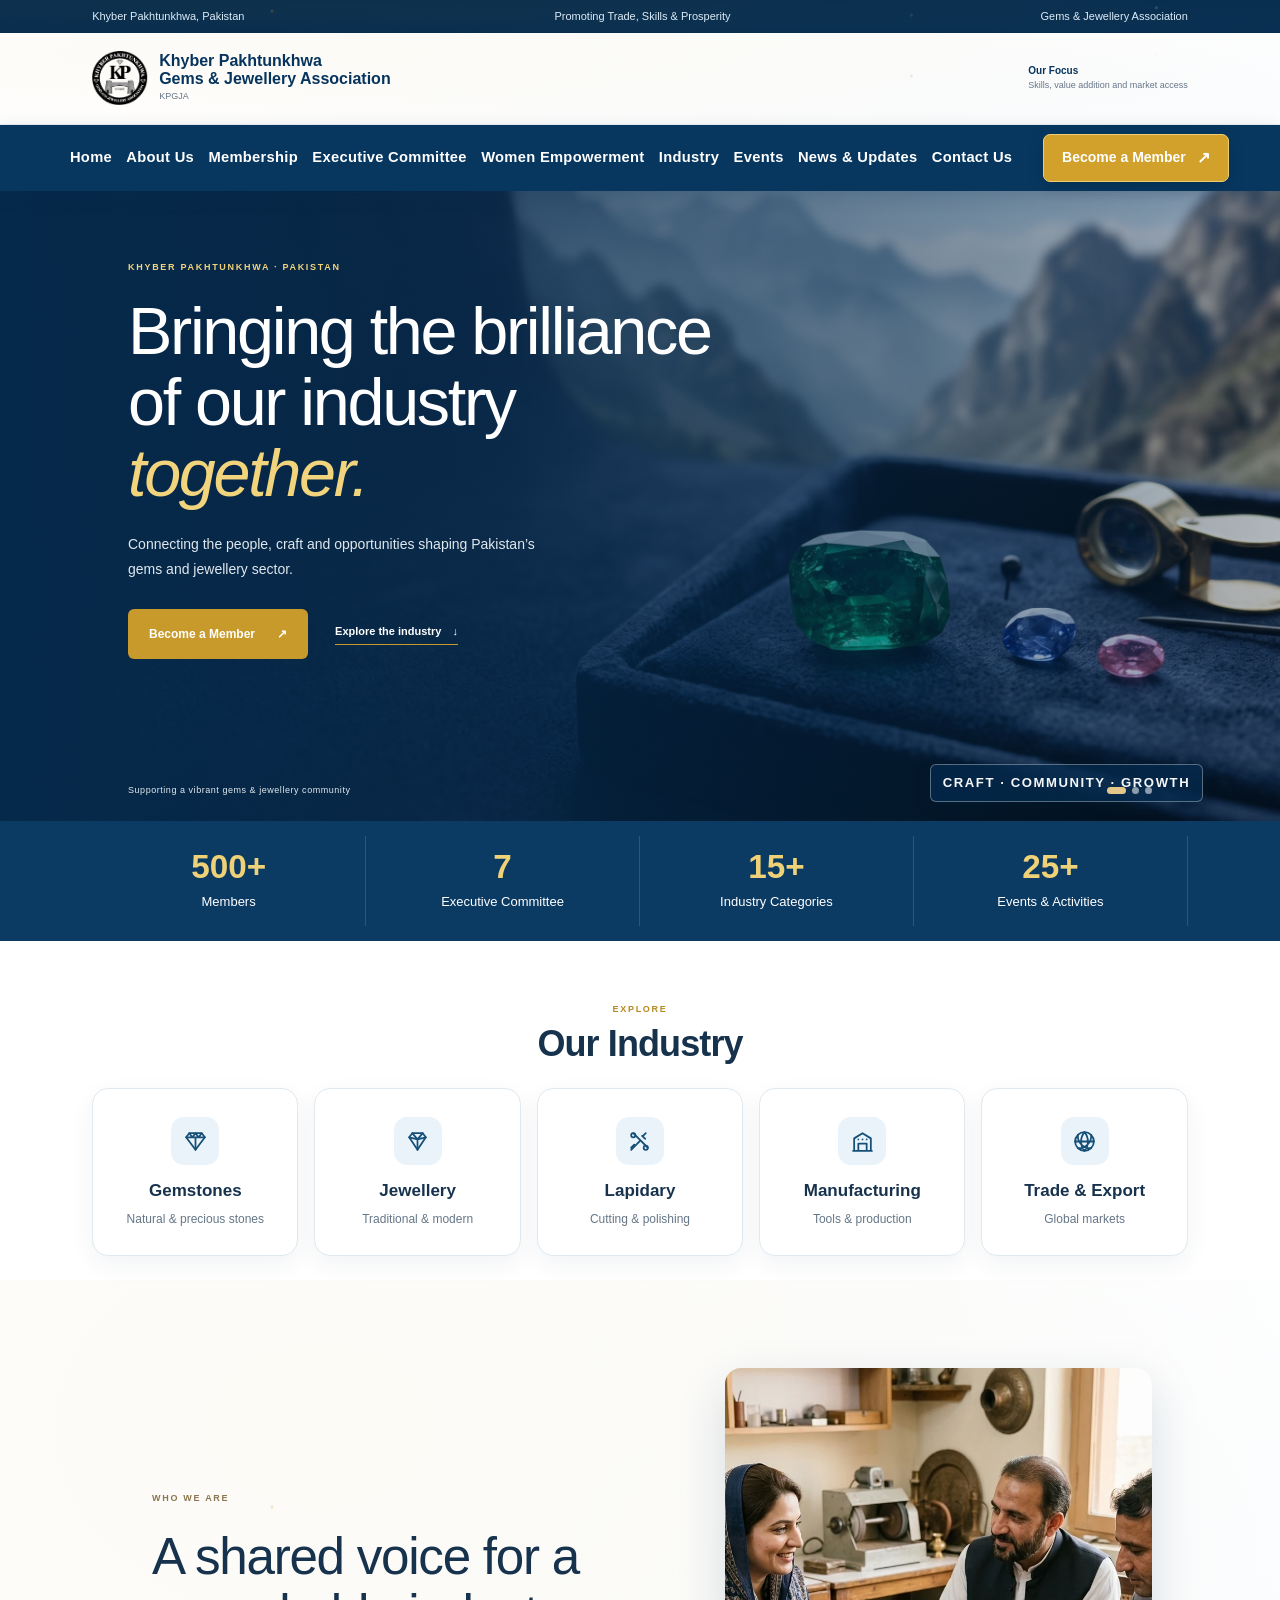
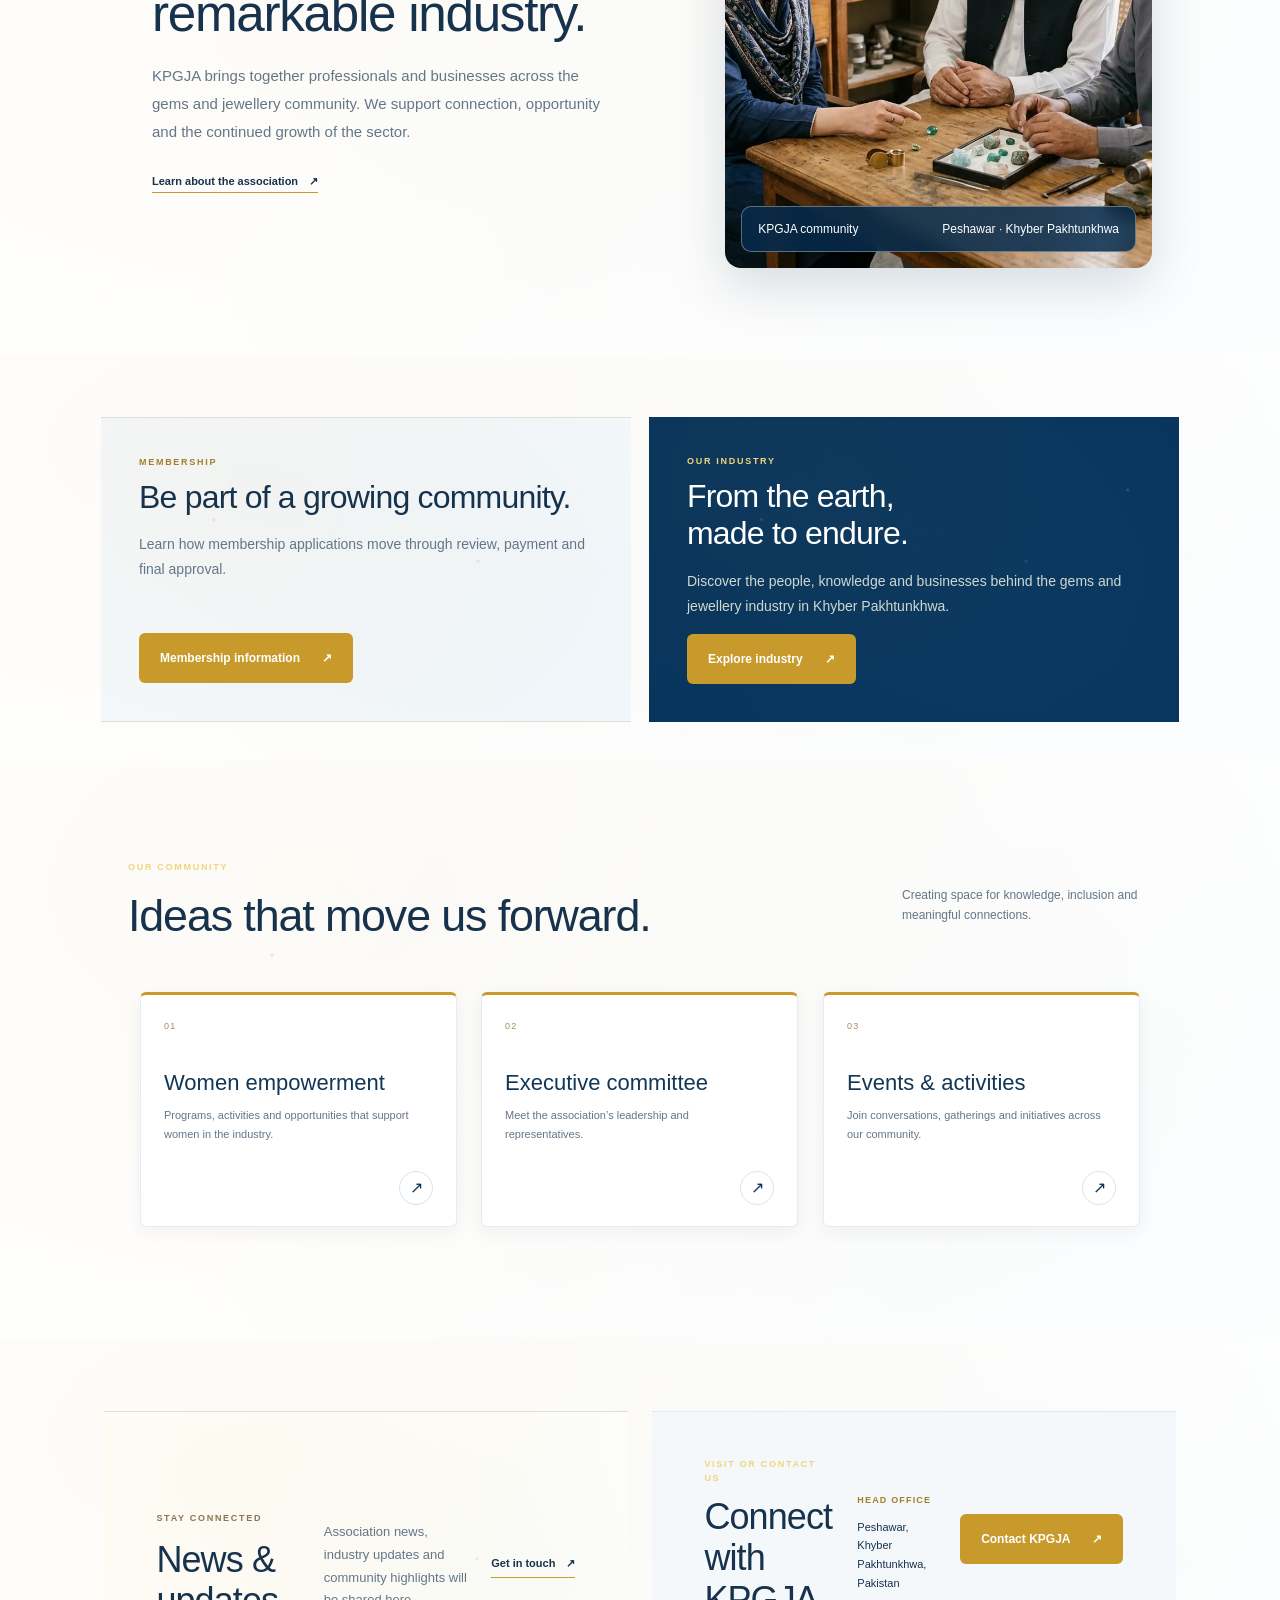
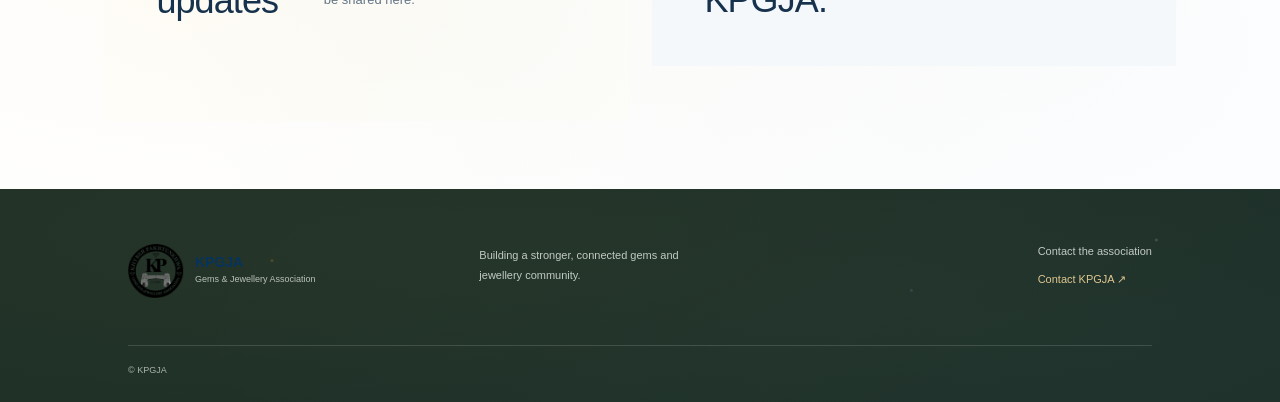
<file: index.html>
<!doctype html>
<html lang="en">
  <head>
    <meta charset="utf-8" />
    <meta name="viewport" content="width=device-width, initial-scale=1" />
    <meta
      name="description"
      content="Khyber Pakhtunkhwa Gems and Jewellery Association"
    />
    <title>KPGJA | Gems & Jewellery Association</title>
    <link
      href="https://cdn.jsdelivr.net/npm/bootstrap@5.3.8/dist/css/bootstrap.min.css"
      rel="stylesheet"
      integrity="sha384-sRIl4kxILFvY47J16cr9ZwB07vP4J8+LH7qKQnuqkuIAvNWLzeN8tE5YBujZqJLB"
      crossorigin="anonymous"
    />
    <link rel="stylesheet" href="styles.css?v=6" />
  </head>
  <body>
    <div class="topbar">
      <span>Khyber Pakhtunkhwa, Pakistan</span
      ><span>Promoting Trade, Skills &amp; Prosperity</span
      ><span>Gems &amp; Jewellery Association</span>
    </div>
    <header class="brand-bar">
      <a class="brand" href="#home" aria-label="KPGJA home"
        ><img
          class="brand-logo"
          src="assets/img/official/kpgja-logo.png"
          alt="KPGJA logo"
        /><span
          ><strong
            >Khyber Pakhtunkhwa<br />Gems &amp; Jewellery Association</strong
          ><small>KPGJA</small></span
        ></a
      >
      <div class="header-details">
        <div class="mission-note">
          <strong>Our Focus</strong><br />Skills, value addition and market
          access
        </div>
      </div>
    </header>
    <nav
      class="site-header navbar navbar-expand-xl"
      aria-label="Main navigation"
    >
      <a class="mobile-brand navbar-brand" href="#home">KPGJA</a
      ><button
        class="nav-toggle navbar-toggler"
        type="button"
        data-bs-toggle="collapse"
        data-bs-target="#main-nav"
        aria-expanded="false"
        aria-controls="main-nav"
      >
        <span class="menu-icon" aria-hidden="true">☰</span><span>Menu</span>
      </button>
      <div class="nav-links navbar-collapse collapse" id="main-nav">
        <div class="navbar-nav flex-row">
          <a class="nav-link" href="#home">Home</a
          ><a class="nav-link" href="about.html">About Us</a
          ><a class="nav-link" href="membership.html">Membership</a
          ><a class="nav-link" href="executive.html">Executive Committee</a
          ><a class="nav-link" href="women.html">Women Empowerment</a
          ><a class="nav-link" href="industry.html">Industry</a
          ><a class="nav-link" href="events.html">Events</a
          ><a class="nav-link" href="news.html">News &amp; Updates</a
          ><a class="nav-link" href="contact.html">Contact Us</a>
        </div>
      </div>
      <a class="member-nav-cta btn" href="register.html"
        >Become a Member <span aria-hidden="true">↗</span></a
      >
    </nav>

    <main>
      <section class="hero" id="home" aria-label="KPGJA highlights">
        <div class="hero-copy" aria-live="polite" aria-atomic="true">
          <p class="eyebrow" id="slide-kicker">KHYBER PAKHTUNKHWA · PAKISTAN</p>
          <h1 id="slide-title">
            Bringing the brilliance of our industry <em>together.</em>
          </h1>
          <p class="intro" id="slide-intro">
            Connecting the people, craft and opportunities shaping Pakistan’s
            gems and jewellery sector.
          </p>
          <div class="hero-actions">
            <a class="btn button" id="slide-primary" href="register.html"
              >Become a Member <span aria-hidden="true">↗</span></a
            ><a class="text-link" id="slide-secondary" href="industry.html"
              >Explore the industry <span aria-hidden="true">↓</span></a
            >
          </div>
        </div>

        <div class="hero-art" data-slide="0" aria-label="KPGJA featured banner">
          <img class="slider-image" id="slide-image" alt="" hidden />
          <div class="slider-image-overlay" aria-hidden="true"></div>
          <div class="orb orb-one" aria-hidden="true"></div>
          <div class="orb orb-two" aria-hidden="true"></div>
          <div class="gem" aria-hidden="true"><span></span></div>
          <div class="art-caption" id="slide-caption">
            CRAFT · COMMUNITY · GROWTH
          </div>
        </div>
        <div class="hero-foot">
          <span id="slide-footnote"
            >Supporting a vibrant gems & jewellery community</span
          >
          <div class="slider-controls" aria-label="Homepage slides">
            <button
              class="slider-arrow"
              id="slide-prev"
              type="button"
              aria-label="Previous slide"
            >
              ‹
            </button>
            <div class="slider-dots">
              <button
                class="slider-dot is-active"
                type="button"
                aria-label="Show slide 1"
                aria-pressed="true"
              ></button
              ><button
                class="slider-dot"
                type="button"
                aria-label="Show slide 2"
                aria-pressed="false"
              ></button
              ><button
                class="slider-dot"
                type="button"
                aria-label="Show slide 3"
                aria-pressed="false"
              ></button>
            </div>
            <span class="slide-count"
              ><span id="slide-current">01</span> / 03</span
            ><button
              class="slider-arrow"
              id="slide-next"
              type="button"
              aria-label="Next slide"
            >
              ›
            </button>
          </div>
        </div>
      </section>

      <!-- Association at a glance -->
      <section class="home-stats" aria-label="KPGJA at a glance">
        <div class="row row-cols-2 row-cols-md-4 g-0">
          <div class="col">
            <div class="home-stat">
              <strong>500+</strong><span>Members</span>
            </div>
          </div>
          <div class="col">
            <div class="home-stat">
              <strong>7</strong><span>Executive Committee</span>
            </div>
          </div>
          <div class="col">
            <div class="home-stat">
              <strong>15+</strong><span>Industry Categories</span>
            </div>
          </div>
          <div class="col">
            <div class="home-stat">
              <strong>25+</strong><span>Events &amp; Activities</span>
            </div>
          </div>
        </div>
      </section>

      <!-- Industry category links -->
      <section
        class="home-industries section"
        aria-labelledby="home-industry-title"
      >
        <div class="home-industry-heading">
          <p class="eyebrow">EXPLORE</p>
          <h2 id="home-industry-title">Our Industry</h2>
        </div>
        <div class="row row-cols-1 row-cols-sm-2 row-cols-xl-5 g-3">
          <div class="col">
            <a
              class="home-industry-card card h-100"
              href="industry-detail.html?category=traders-miners"
              ><span class="home-industry-icon" aria-hidden="true"
                ><svg
                  viewBox="0 0 24 24"
                  fill="none"
                  stroke="currentColor"
                  stroke-width="1.7"
                  stroke-linecap="round"
                  stroke-linejoin="round"
                >
                  <path d="M3 8 6 4h12l3 4-9 12L3 8Z" />
                  <path d="M3 8h18M6 4l3 4 3-4 3 4 3-4M12 8v12" /></svg
              ></span>
              <h3>Gemstones</h3>
              <p>Natural &amp; precious stones</p></a
            >
          </div>
          <div class="col">
            <a
              class="home-industry-card card h-100"
              href="industry-detail.html?category=jewellery"
              ><span class="home-industry-icon" aria-hidden="true"
                ><svg
                  viewBox="0 0 24 24"
                  fill="none"
                  stroke="currentColor"
                  stroke-width="1.7"
                  stroke-linecap="round"
                  stroke-linejoin="round"
                >
                  <path d="M7 4 4 8l8 12 8-12-3-4H7Z" />
                  <path d="m4 8 8 2 8-2M12 10v10M7 4l5 6 5-6" /></svg
              ></span>
              <h3>Jewellery</h3>
              <p>Traditional &amp; modern</p></a
            >
          </div>
          <div class="col">
            <a
              class="home-industry-card card h-100"
              href="industry-detail.html?category=lapidary"
              ><span class="home-industry-icon" aria-hidden="true"
                ><svg
                  viewBox="0 0 24 24"
                  fill="none"
                  stroke="currentColor"
                  stroke-width="1.7"
                  stroke-linecap="round"
                  stroke-linejoin="round"
                >
                  <path
                    d="m14.5 6.5 3 3M4 20l8.5-8.5M6 4l14 14M18 4l-3 3M4 18l3-3"
                  />
                  <circle cx="6" cy="6" r="2" />
                  <circle cx="18" cy="18" r="2" /></svg
              ></span>
              <h3>Lapidary</h3>
              <p>Cutting &amp; polishing</p></a
            >
          </div>
          <div class="col">
            <a
              class="home-industry-card card h-100"
              href="industry-detail.html?category=jewellery"
              ><span class="home-industry-icon" aria-hidden="true"
                ><svg
                  viewBox="0 0 24 24"
                  fill="none"
                  stroke="currentColor"
                  stroke-width="1.7"
                  stroke-linecap="round"
                  stroke-linejoin="round"
                >
                  <path
                    d="M3 21h18M4 21V9l8-5 8 5v12M8 21v-7h8v7M8 10h.01M12 10h.01M16 10h.01"
                  /></svg
              ></span>
              <h3>Manufacturing</h3>
              <p>Tools &amp; production</p></a
            >
          </div>
          <div class="col">
            <a
              class="home-industry-card card h-100"
              href="industry-detail.html?category=export-ecommerce"
              ><span class="home-industry-icon" aria-hidden="true"
                ><svg
                  viewBox="0 0 24 24"
                  fill="none"
                  stroke="currentColor"
                  stroke-width="1.7"
                  stroke-linecap="round"
                  stroke-linejoin="round"
                >
                  <circle cx="12" cy="12" r="9" />
                  <path
                    d="M3 12h18M12 3a14 14 0 0 1 0 18M12 3a14 14 0 0 0 0 18M5.6 5.6a12 12 0 0 0 12.8 12.8M18.4 5.6A12 12 0 0 1 5.6 18.4"
                  /></svg
              ></span>
              <h3>Trade &amp; Export</h3>
              <p>Global markets</p></a
            >
          </div>
        </div>
      </section>

      <!-- Membership and industry links -->
      <!-- About the association -->
      <section class="home-about section row align-items-center g-5" id="about">
        <div class="home-about-copy col-12 col-lg-6">
          <p class="eyebrow">WHO WE ARE</p>
          <h2>A shared voice for a remarkable industry.</h2>
          <p class="body-copy">
            KPGJA brings together professionals and businesses across the gems
            and jewellery community. We support connection, opportunity and the
            continued growth of the sector.
          </p>
          <a class="text-link" href="about.html"
            >Learn about the association <span aria-hidden="true">↗</span></a
          >
        </div>
        <figure class="home-about-visual col-12 col-lg-5">
          <img
            src="assets/img/official/who-we-are.webp"
            alt="A woman and two jewellery professionals reviewing gemstones in a workshop"
          />
          <figcaption>
            <span>KPGJA community</span
            ><span>Peshawar · Khyber Pakhtunkhwa</span>
          </figcaption>
        </figure>
      </section>

      <div class="home-feature-cards row g-4">
        <div class="col-12 col-lg-6">
          <section class="membership-band" id="membership">
            <div>
              <p class="eyebrow">MEMBERSHIP</p>
              <h2>Be part of a growing community.</h2>
            </div>
            <p>
              Learn how membership applications move through review, payment and
              final approval.
            </p>
            <a class="btn button button-light" href="membership.html"
              >Membership information <span aria-hidden="true">↗</span></a
            >
          </section>
        </div>
        <div class="col-12 col-lg-6">
          <section class="feature-band" id="industry">
            <div>
              <p class="eyebrow">OUR INDUSTRY</p>
              <h2>From the earth,<br />made to endure.</h2>
            </div>
            <p>
              Discover the people, knowledge and businesses behind the gems and
              jewellery industry in Khyber Pakhtunkhwa.
            </p>
            <a class="btn button button-light" href="industry.html"
              >Explore industry <span aria-hidden="true">↗</span></a
            >
          </section>
        </div>
      </div>

      <!-- News and contact links -->
      <section class="section initiatives" id="initiatives">
        <div class="section-heading">
          <div>
            <p class="eyebrow">OUR COMMUNITY</p>
            <h2>Ideas that move us forward.</h2>
          </div>
          <p>
            Creating space for knowledge, inclusion and meaningful connections.
          </p>
        </div>
        <div class="card-grid row row-cols-1 row-cols-md-2 row-cols-xl-3 g-4">
          <div class="col">
            <article class="info-card card h-100">
              <span class="card-number">01</span>
              <h3>Women empowerment</h3>
              <p>
                Programs, activities and opportunities that support women in the
                industry.
              </p>
              <a href="women.html" aria-label="Learn about women empowerment"
                >↗</a
              >
            </article>
          </div>
          <div class="col">
            <article class="info-card card h-100" id="committee">
              <span class="card-number">02</span>
              <h3>Executive committee</h3>
              <p>Meet the association’s leadership and representatives.</p>
              <a href="executive.html" aria-label="Meet the executive committee"
                >↗</a
              >
            </article>
          </div>
          <div class="col">
            <article class="info-card card h-100" id="events">
              <span class="card-number">03</span>
              <h3>Events &amp; activities</h3>
              <p>
                Join conversations, gatherings and initiatives across our
                community.
              </p>
              <a href="events.html" aria-label="View events and activities"
                >↗</a
              >
            </article>
          </div>
        </div>
      </section>

      <div class="home-info-cards row g-4">
        <div class="col-12 col-lg-6">
          <section class="news-strip section" id="news">
            <div>
              <p class="eyebrow">STAY CONNECTED</p>
              <h2>News &amp; updates</h2>
            </div>
            <p>
              Association news, industry updates and community highlights will
              be shared here.
            </p>
            <a class="text-link" href="contact.html"
              >Get in touch <span aria-hidden="true">↗</span></a
            >
          </section>
        </div>
        <div class="col-12 col-lg-6">
          <section class="office-cta" id="contact">
            <div class="office-cta-title">
              <p class="eyebrow">VISIT OR CONTACT US</p>
              <h2>Connect with KPGJA.</h2>
            </div>
            <div class="office-cta-address">
              <span>Head Office</span>
              <p>Peshawar, Khyber Pakhtunkhwa, Pakistan</p>
            </div>
            <a class="btn button button-light" href="contact.html"
              >Contact KPGJA <span aria-hidden="true">↗</span></a
            >
          </section>
        </div>
      </div>
    </main>

    <footer>
      <a class="brand brand-footer" href="#home"
        ><img
          class="brand-logo"
          src="assets/img/official/kpgja-logo.png"
          alt="KPGJA logo"
        /><span
          ><strong>KPGJA</strong
          ><small>Gems & Jewellery Association</small></span
        ></a
      >
      <p>Building a stronger, connected gems and jewellery community.</p>
      <div class="footer-contact">
        <span>Contact the association</span
        ><a href="contact.html">Contact KPGJA ↗</a>
      </div>
      <small class="copyright">© KPGJA</small>
    </footer>
    <script src="slider.js" defer></script>
    <script src="site.js" defer></script>
    <script
      src="https://cdn.jsdelivr.net/npm/bootstrap@5.3.8/dist/js/bootstrap.bundle.min.js"
      integrity="sha384-FKyoEForCGlyvwx9Hj09JcYn3nv7wiPVlz7YYwJrWVcXK/BmnVDxM+D2scQbITxI"
      crossorigin="anonymous"
    ></script>
  </body>
</html>
</file>
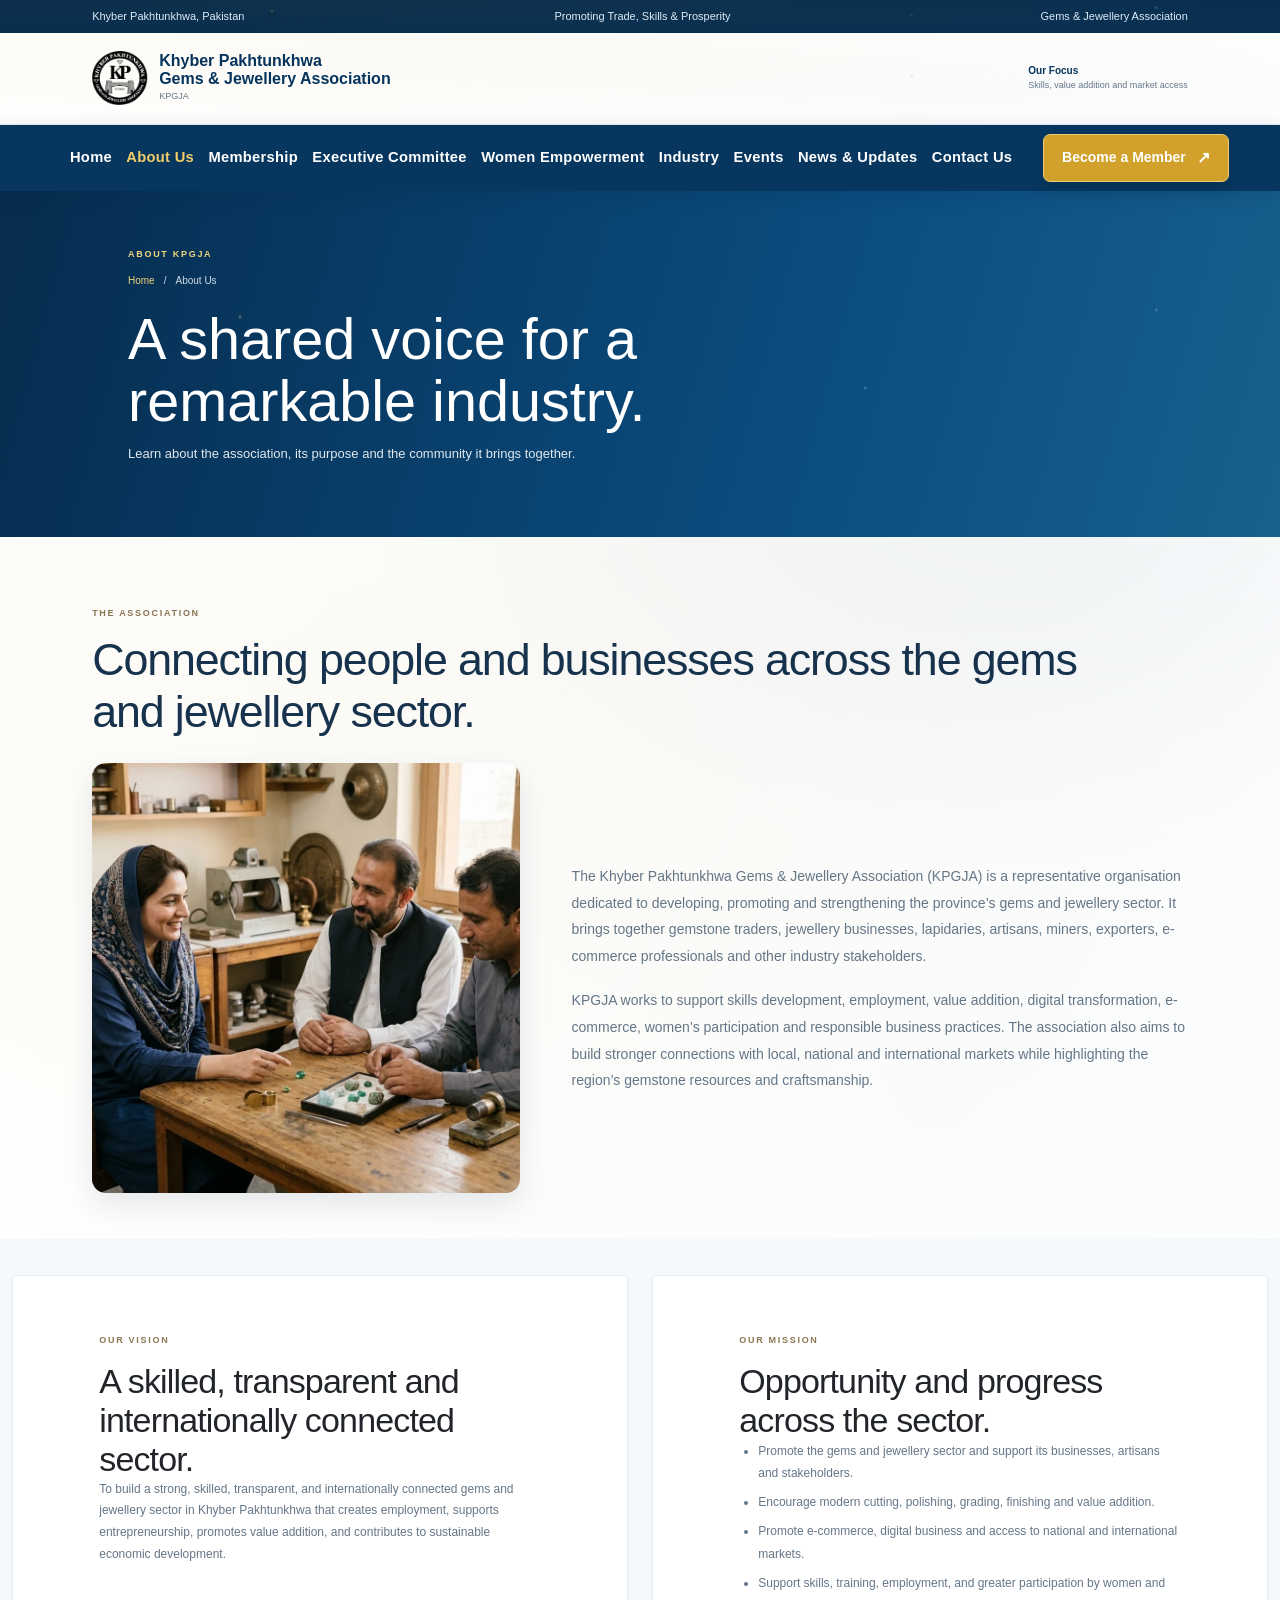
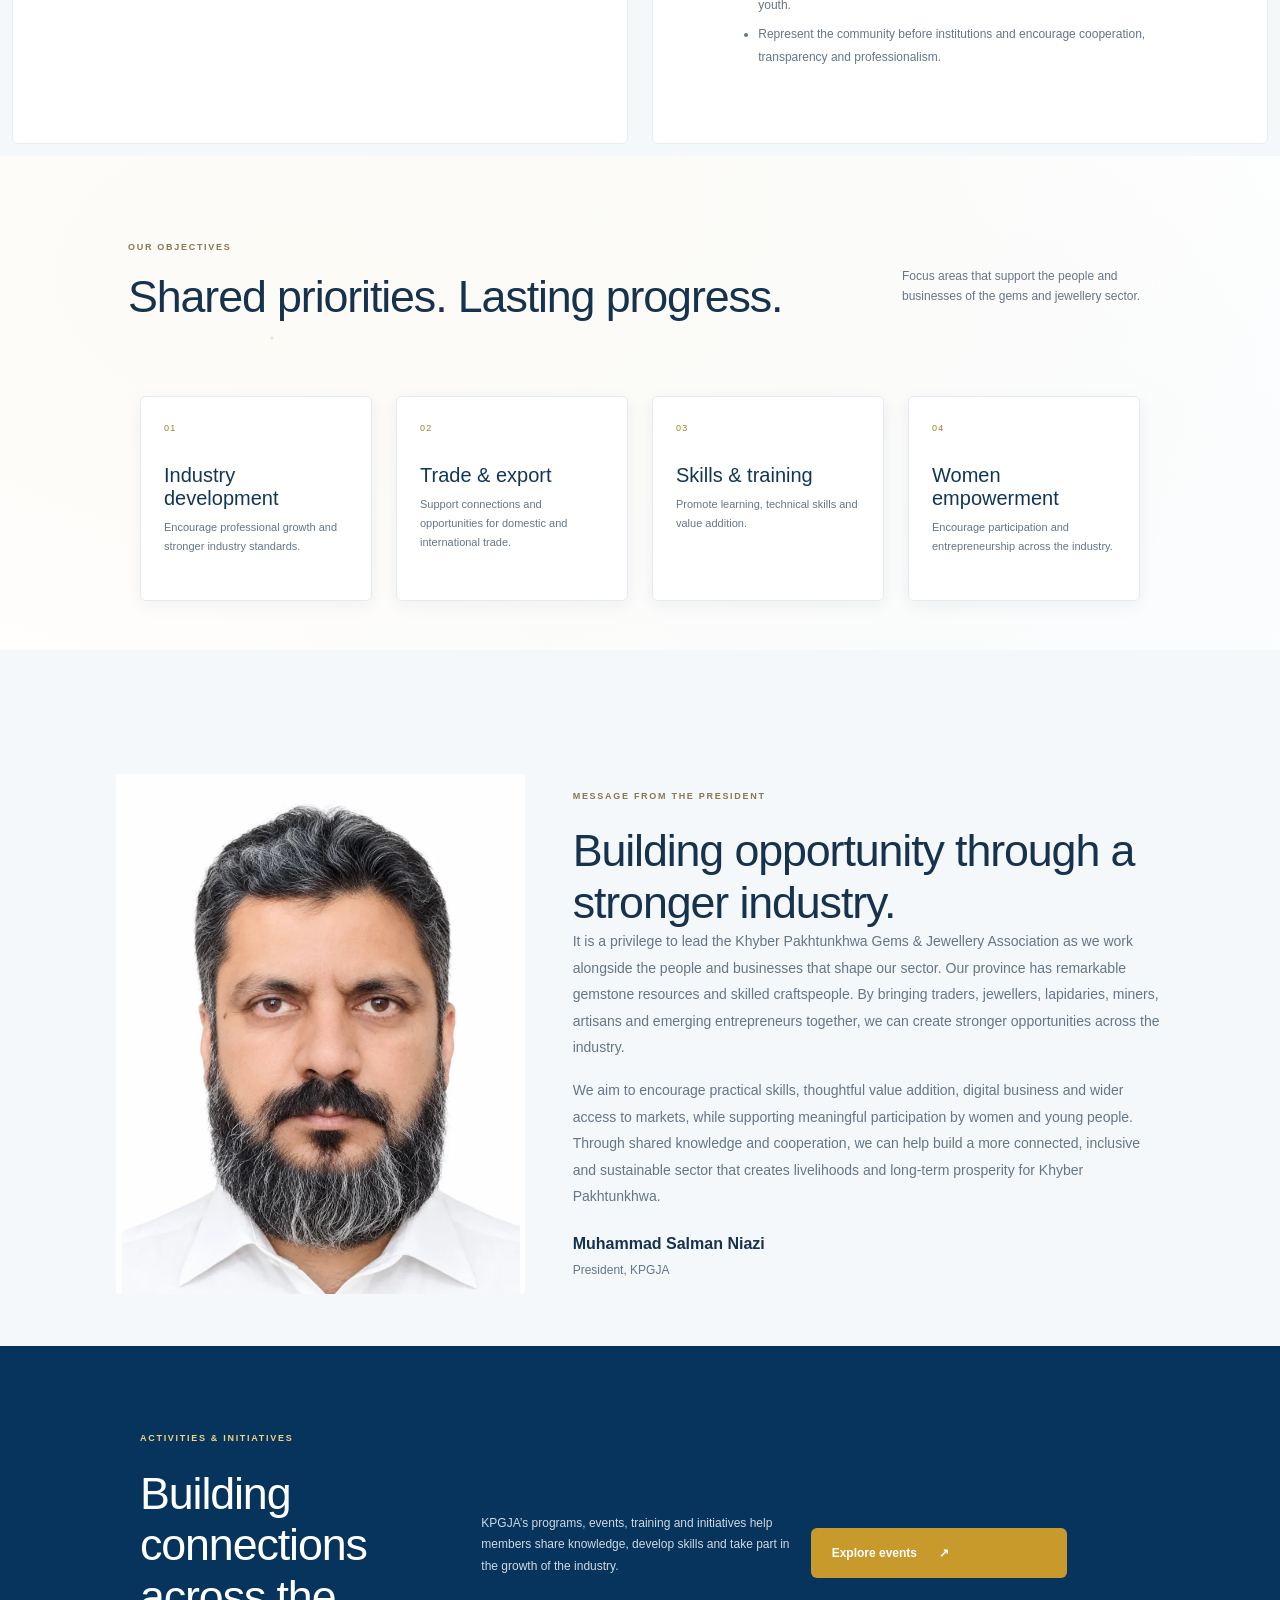
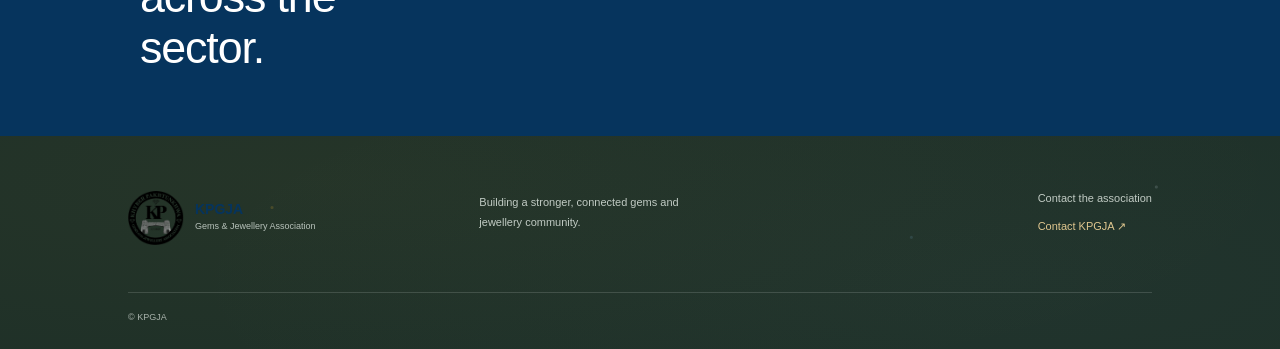
<file: about.html>
<!doctype html>
<html lang="en">
  <head>
    <meta charset="utf-8" />
    <meta name="viewport" content="width=device-width, initial-scale=1" />
    <meta
      name="description"
      content="Learn about the Khyber Pakhtunkhwa Gems and Jewellery Association."
    />
    <title>About Us | KPGJA</title>
    <link
      href="https://cdn.jsdelivr.net/npm/bootstrap@5.3.8/dist/css/bootstrap.min.css"
      rel="stylesheet"
      integrity="sha384-sRIl4kxILFvY47J16cr9ZwB07vP4J8+LH7qKQnuqkuIAvNWLzeN8tE5YBujZqJLB"
      crossorigin="anonymous"
    />
    <link rel="stylesheet" href="styles.css?v=6" />
  </head>
  <body>
    <div class="topbar">
      <span>Khyber Pakhtunkhwa, Pakistan</span
      ><span>Promoting Trade, Skills &amp; Prosperity</span
      ><span>Gems &amp; Jewellery Association</span>
    </div>
    <header class="brand-bar">
      <a class="brand" href="index.html" aria-label="KPGJA home"
        ><img
          class="brand-logo"
          src="assets/img/official/kpgja-logo.png"
          alt="KPGJA logo"
        /><span
          ><strong
            >Khyber Pakhtunkhwa<br />Gems &amp; Jewellery Association</strong
          ><small>KPGJA</small></span
        ></a
      >
      <div class="header-details">
        <div class="mission-note">
          <strong>Our Focus</strong><br />Skills, value addition and market
          access
        </div>
      </div>
    </header>
    <nav
      class="site-header navbar navbar-expand-xl"
      aria-label="Main navigation"
    >
      <a class="mobile-brand navbar-brand" href="index.html">KPGJA</a
      ><button
        class="nav-toggle navbar-toggler"
        type="button"
        data-bs-toggle="collapse"
        data-bs-target="#main-nav"
        aria-expanded="false"
        aria-controls="main-nav"
      >
        <span class="menu-icon" aria-hidden="true">☰</span><span>Menu</span>
      </button>
      <div class="nav-links navbar-collapse collapse" id="main-nav">
        <div class="navbar-nav flex-row">
          <a class="nav-link" href="index.html">Home</a
          ><a class="nav-link" href="about.html" aria-current="page">About Us</a
          ><a class="nav-link" href="membership.html">Membership</a
          ><a class="nav-link" href="executive.html">Executive Committee</a
          ><a class="nav-link" href="women.html">Women Empowerment</a
          ><a class="nav-link" href="industry.html">Industry</a
          ><a class="nav-link" href="events.html">Events</a
          ><a class="nav-link" href="news.html">News &amp; Updates</a
          ><a class="nav-link" href="contact.html">Contact Us</a>
        </div>
      </div>
      <a class="member-nav-cta btn" href="register.html"
        >Become a Member <span aria-hidden="true">↗</span></a
      >
    </nav>

    <main>
      <!-- Page introduction -->
      <section class="page-hero">
        <div class="page-hero-inner">
          <p class="eyebrow">ABOUT KPGJA</p>
          <p class="breadcrumb">
            <a href="index.html">Home</a><span>/</span>About Us
          </p>
          <h1>A shared voice for a remarkable industry.</h1>
          <p>
            Learn about the association, its purpose and the community it brings
            together.
          </p>
        </div>
        <div class="page-hero-art" aria-hidden="true">
          <span class="page-gem"></span>
        </div>
      </section>

      <!-- Association profile -->
      <section class="section about-profile">
        <div class="about-profile-heading">
          <p class="eyebrow">THE ASSOCIATION</p>
          <h2>
            Connecting people and businesses across the gems and jewellery
            sector.
          </h2>
        </div>
        <div class="about-profile-layout">
          <figure class="about-profile-image">
            <img
              src="assets/img/official/who-we-are.webp"
              alt="Gem and jewellery professionals sharing their craft"
            />
          </figure>
          <div class="about-profile-copy">
            <p class="body-copy">
              The Khyber Pakhtunkhwa Gems &amp; Jewellery Association (KPGJA) is
              a representative organisation dedicated to developing, promoting
              and strengthening the province’s gems and jewellery sector. It
              brings together gemstone traders, jewellery businesses,
              lapidaries, artisans, miners, exporters, e-commerce professionals
              and other industry stakeholders.
            </p>
            <p class="body-copy">
              KPGJA works to support skills development, employment, value
              addition, digital transformation, e-commerce, women’s
              participation and responsible business practices. The association
              also aims to build stronger connections with local, national and
              international markets while highlighting the region’s gemstone
              resources and craftsmanship.
            </p>
          </div>
        </div>
      </section>

      <!-- Vision and mission -->
      <section class="purpose-grid row row-cols-1 row-cols-lg-2 g-4">
        <div class="col">
          <article class="card h-100">
            <p class="eyebrow">OUR VISION</p>
            <h2>
              A skilled, transparent and internationally connected sector.
            </h2>
            <p>
              To build a strong, skilled, transparent, and internationally
              connected gems and jewellery sector in Khyber Pakhtunkhwa that
              creates employment, supports entrepreneurship, promotes value
              addition, and contributes to sustainable economic development.
            </p>
          </article>
        </div>
        <div class="col">
          <article class="card h-100">
            <p class="eyebrow">OUR MISSION</p>
            <h2>Opportunity and progress across the sector.</h2>
            <ul>
              <li>
                Promote the gems and jewellery sector and support its
                businesses, artisans and stakeholders.
              </li>
              <li>
                Encourage modern cutting, polishing, grading, finishing and
                value addition.
              </li>
              <li>
                Promote e-commerce, digital business and access to national and
                international markets.
              </li>
              <li>
                Support skills, training, employment, and greater participation
                by women and youth.
              </li>
              <li>
                Represent the community before institutions and encourage
                cooperation, transparency and professionalism.
              </li>
            </ul>
          </article>
        </div>
      </section>

      <section class="section objectives">
        <div class="section-heading">
          <div>
            <p class="eyebrow">OUR OBJECTIVES</p>
            <h2>Shared priorities. Lasting progress.</h2>
          </div>
          <p>
            Focus areas that support the people and businesses of the gems and
            jewellery sector.
          </p>
        </div>
        <div
          class="objective-grid row row-cols-1 row-cols-sm-2 row-cols-xl-4 g-4"
        >
          <div class="col">
            <article class="card h-100">
              <span>01</span>
              <h3>Industry development</h3>
              <p>
                Encourage professional growth and stronger industry standards.
              </p>
            </article>
          </div>
          <div class="col">
            <article class="card h-100">
              <span>02</span>
              <h3>Trade &amp; export</h3>
              <p>
                Support connections and opportunities for domestic and
                international trade.
              </p>
            </article>
          </div>
          <div class="col">
            <article class="card h-100">
              <span>03</span>
              <h3>Skills &amp; training</h3>
              <p>Promote learning, technical skills and value addition.</p>
            </article>
          </div>
          <div class="col">
            <article class="card h-100">
              <span>04</span>
              <h3>Women empowerment</h3>
              <p>
                Encourage participation and entrepreneurship across the
                industry.
              </p>
            </article>
          </div>
        </div>
      </section>

      <!-- Message from the president -->
      <section class="president-message row align-items-center g-5">
        <div class="president-message-photo col-12 col-md-5">
          <img
            class="img-fluid"
            src="assets/img/official/muhammad-salman-niazi.webp"
            alt="Muhammad Salman Niazi, President of KPGJA"
          />
        </div>
        <div class="president-message-copy col-12 col-md-7">
          <p class="eyebrow">MESSAGE FROM THE PRESIDENT</p>
          <h2>Building opportunity through a stronger industry.</h2>
          <p>
            It is a privilege to lead the Khyber Pakhtunkhwa Gems &amp;
            Jewellery Association as we work alongside the people and businesses
            that shape our sector. Our province has remarkable gemstone
            resources and skilled craftspeople. By bringing traders, jewellers,
            lapidaries, miners, artisans and emerging entrepreneurs together, we
            can create stronger opportunities across the industry.
          </p>
          <p>
            We aim to encourage practical skills, thoughtful value addition,
            digital business and wider access to markets, while supporting
            meaningful participation by women and young people. Through shared
            knowledge and cooperation, we can help build a more connected,
            inclusive and sustainable sector that creates livelihoods and
            long-term prosperity for Khyber Pakhtunkhwa.
          </p>
          <strong>Muhammad Salman Niazi</strong><span>President, KPGJA</span>
        </div>
      </section>

      <!-- Association activities -->
      <section class="activities-band row align-items-center g-4">
        <div class="col-12 col-md-4">
          <p class="eyebrow">ACTIVITIES &amp; INITIATIVES</p>
          <h2>Building connections across the sector.</h2>
        </div>
        <p class="col-12 col-md-4">
          KPGJA’s programs, events, training and initiatives help members share
          knowledge, develop skills and take part in the growth of the industry.
        </p>
        <a
          class="btn button button-light col-12 col-md-3"
          href="index.html#events"
          >Explore events <span aria-hidden="true">↗</span></a
        >
      </section>
    </main>

    <footer>
      <a class="brand brand-footer" href="index.html"
        ><img
          class="brand-logo"
          src="assets/img/official/kpgja-logo.png"
          alt="KPGJA logo"
        /><span
          ><strong>KPGJA</strong
          ><small>Gems &amp; Jewellery Association</small></span
        ></a
      >
      <p>Building a stronger, connected gems and jewellery community.</p>
      <div class="footer-contact">
        <span>Contact the association</span
        ><a href="contact.html">Contact KPGJA ↗</a>
      </div>
      <small class="copyright">© KPGJA</small>
    </footer>
    <script src="site.js" defer></script>
    <script
      src="https://cdn.jsdelivr.net/npm/bootstrap@5.3.8/dist/js/bootstrap.bundle.min.js"
      integrity="sha384-FKyoEForCGlyvwx9Hj09JcYn3nv7wiPVlz7YYwJrWVcXK/BmnVDxM+D2scQbITxI"
      crossorigin="anonymous"
    ></script>
  </body>
</html>
</file>
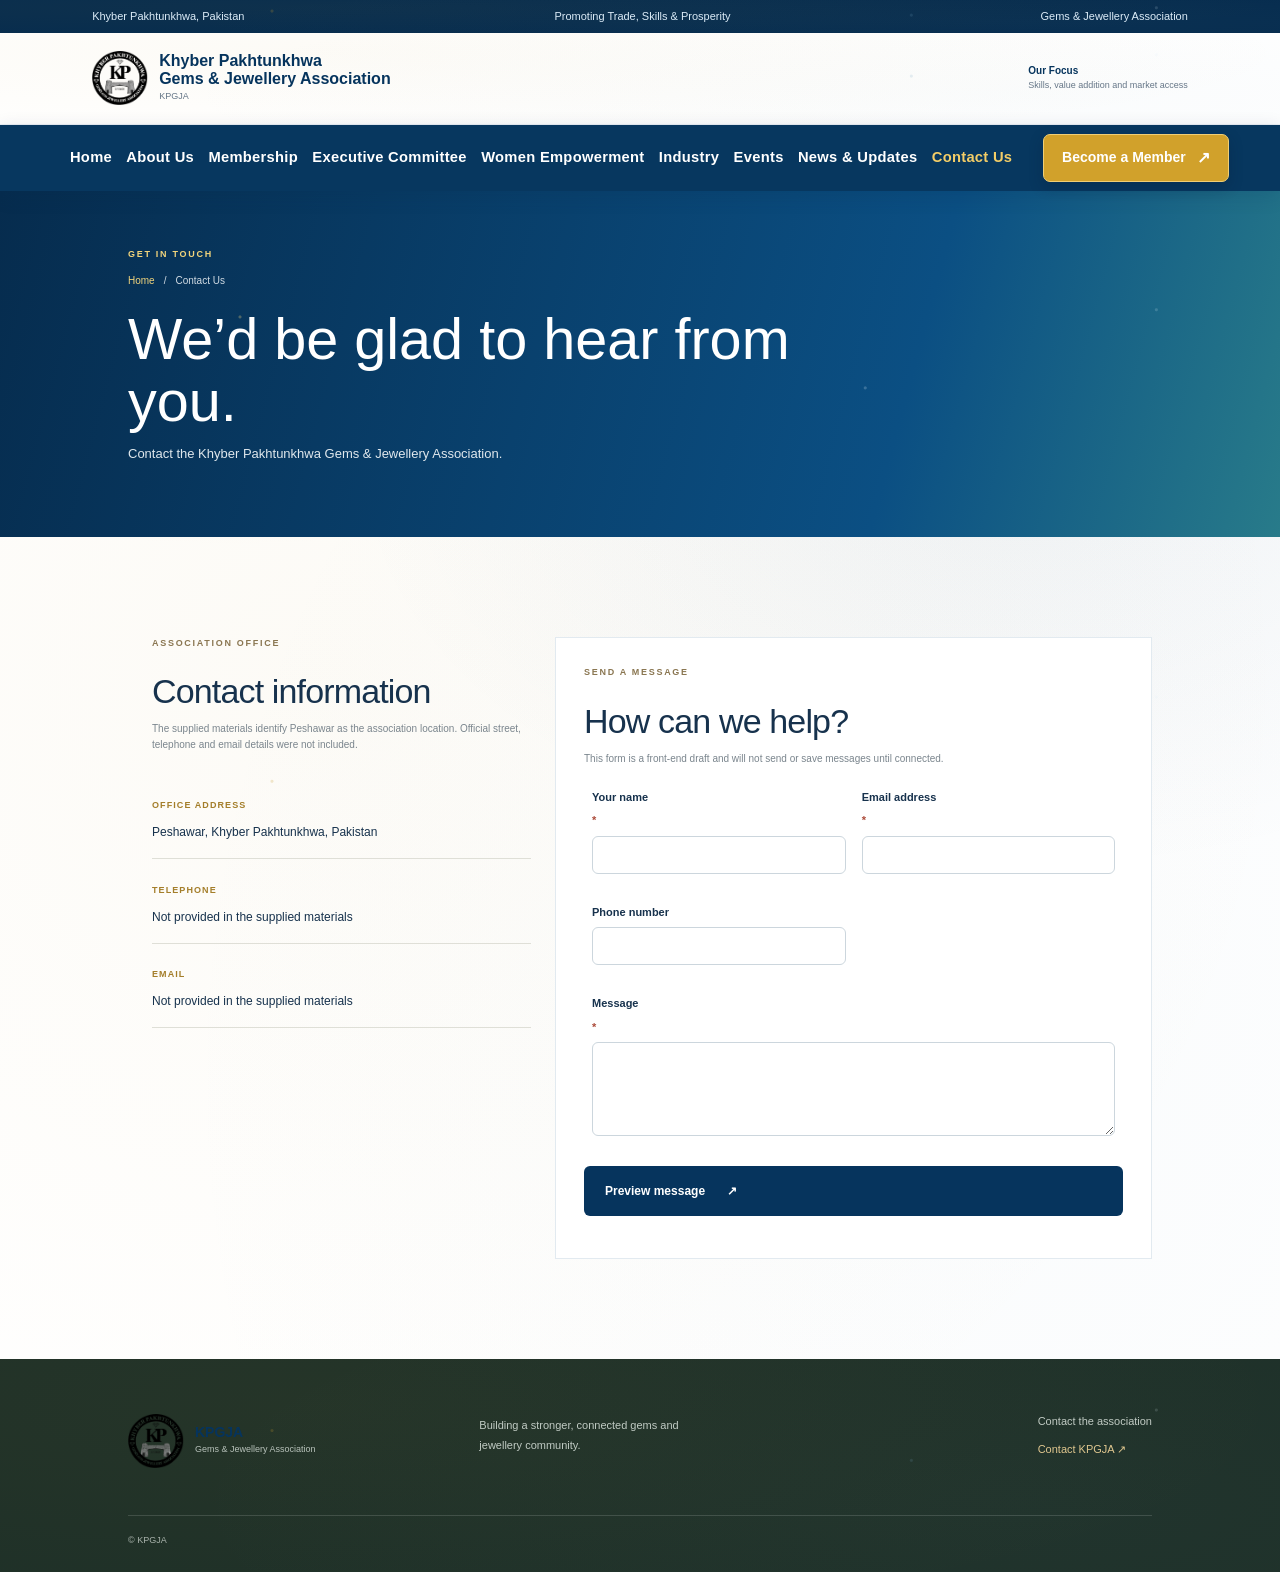
<file: contact.html>
<!doctype html>
<html lang="en">
  <head>
    <meta charset="utf-8" />
    <meta name="viewport" content="width=device-width, initial-scale=1" />
    <meta
      name="description"
      content="Contact the Khyber Pakhtunkhwa Gems and Jewellery Association."
    />
    <title>Contact Us | KPGJA</title>
    <link
      href="https://cdn.jsdelivr.net/npm/bootstrap@5.3.8/dist/css/bootstrap.min.css"
      rel="stylesheet"
      integrity="sha384-sRIl4kxILFvY47J16cr9ZwB07vP4J8+LH7qKQnuqkuIAvNWLzeN8tE5YBujZqJLB"
      crossorigin="anonymous"
    />
    <link rel="stylesheet" href="styles.css?v=5" />
  </head>
  <body>
    <div class="topbar">
      <span>Khyber Pakhtunkhwa, Pakistan</span
      ><span>Promoting Trade, Skills &amp; Prosperity</span
      ><span>Gems &amp; Jewellery Association</span>
    </div>
    <header class="brand-bar">
      <a class="brand" href="index.html" aria-label="KPGJA home"
        ><img
          class="brand-logo"
          src="assets/img/official/kpgja-logo.png"
          alt="KPGJA logo"
        /><span
          ><strong
            >Khyber Pakhtunkhwa<br />Gems &amp; Jewellery Association</strong
          ><small>KPGJA</small></span
        ></a
      >
      <div class="header-details">
        <div class="mission-note">
          <strong>Our Focus</strong><br />Skills, value addition and market
          access
        </div>
      </div>
    </header>
    <nav
      class="site-header navbar navbar-expand-xl"
      aria-label="Main navigation"
    >
      <a class="mobile-brand navbar-brand" href="index.html">KPGJA</a
      ><button
        class="nav-toggle navbar-toggler"
        type="button"
        data-bs-toggle="collapse"
        data-bs-target="#main-nav"
        aria-expanded="false"
        aria-controls="main-nav"
      >
        <span class="menu-icon" aria-hidden="true">☰</span><span>Menu</span>
      </button>
      <div class="nav-links navbar-collapse collapse" id="main-nav">
        <div class="navbar-nav flex-row">
          <a class="nav-link" href="index.html">Home</a
          ><a class="nav-link" href="about.html">About Us</a
          ><a class="nav-link" href="membership.html">Membership</a
          ><a class="nav-link" href="executive.html">Executive Committee</a
          ><a class="nav-link" href="women.html">Women Empowerment</a
          ><a class="nav-link" href="industry.html">Industry</a
          ><a class="nav-link" href="events.html">Events</a
          ><a class="nav-link" href="news.html">News &amp; Updates</a
          ><a class="nav-link" href="contact.html" aria-current="page"
            >Contact Us</a
          >
        </div>
      </div>
      <a class="member-nav-cta btn" href="register.html"
        >Become a Member <span aria-hidden="true">↗</span></a
      >
    </nav>
    <main>
      <!-- Page introduction -->
      <section class="page-hero contact-hero">
        <div class="page-hero-inner">
          <p class="eyebrow">GET IN TOUCH</p>
          <p class="breadcrumb">
            <a href="index.html">Home</a><span>/</span>Contact Us
          </p>
          <h1>We’d be glad to hear from you.</h1>
          <p>
            Contact the Khyber Pakhtunkhwa Gems &amp; Jewellery Association.
          </p>
        </div>
        <div class="page-hero-art" aria-hidden="true">
          <span class="page-gem"></span>
        </div>
      </section>
      <section class="section contact-layout row g-5">
        <div class="contact-details col-12 col-lg-5">
          <p class="eyebrow">ASSOCIATION OFFICE</p>
          <h2>Contact information</h2>
          <p class="contact-confirm-note">
            The supplied materials identify Peshawar as the association
            location. Official street, telephone and email details were not
            included.
          </p>
          <div class="contact-detail-row">
            <span>Office address</span>
            <p>Peshawar, Khyber Pakhtunkhwa, Pakistan</p>
          </div>
          <div class="contact-detail-row">
            <span>Telephone</span>
            <p>Not provided in the supplied materials</p>
          </div>
          <div class="contact-detail-row">
            <span>Email</span>
            <p>Not provided in the supplied materials</p>
          </div>
        </div>
        <div class="contact-form-wrap col-12 col-lg-7">
          <p class="eyebrow">SEND A MESSAGE</p>
          <h2>How can we help?</h2>
          <p class="contact-confirm-note">
            This form is a front-end draft and will not send or save messages
            until connected.
          </p>

          <form id="contact-form" class="contact-form row g-3">
            <label class="col-12 col-md-6"
              >Your name <span>*</span
              ><input
                class="form-control"
                name="name"
                autocomplete="name"
                required /></label
            ><label class="col-12 col-md-6"
              >Email address <span>*</span
              ><input
                class="form-control"
                name="email"
                type="email"
                autocomplete="email"
                required /></label
            ><label class="col-12 col-md-6"
              >Phone number<input
                class="form-control"
                name="phone"
                type="tel"
                autocomplete="tel" /></label
            ><label class="col-12"
              >Message <span>*</span
              ><textarea
                class="form-control"
                name="message"
                rows="5"
                required
              ></textarea></label
            ><button class="btn button" type="submit">
              Preview message <span aria-hidden="true">↗</span>
            </button>
            <p
              id="contact-message"
              class="form-message"
              role="status"
              aria-live="polite"
            ></p>
          </form>
        </div>
      </section>
    </main>
    <footer>
      <a class="brand brand-footer" href="index.html"
        ><img
          class="brand-logo"
          src="assets/img/official/kpgja-logo.png"
          alt="KPGJA logo"
        /><span
          ><strong>KPGJA</strong
          ><small>Gems &amp; Jewellery Association</small></span
        ></a
      >
      <p>Building a stronger, connected gems and jewellery community.</p>
      <div class="footer-contact">
        <span>Contact the association</span
        ><a href="index.html#contact">Contact KPGJA ↗</a>
      </div>
      <small class="copyright">© KPGJA</small>
    </footer>

    <script src="contact.js" defer></script>
    <script src="site.js" defer></script>
    <script
      src="https://cdn.jsdelivr.net/npm/bootstrap@5.3.8/dist/js/bootstrap.bundle.min.js"
      integrity="sha384-FKyoEForCGlyvwx9Hj09JcYn3nv7wiPVlz7YYwJrWVcXK/BmnVDxM+D2scQbITxI"
      crossorigin="anonymous"
    ></script>
  </body>
</html>
</file>
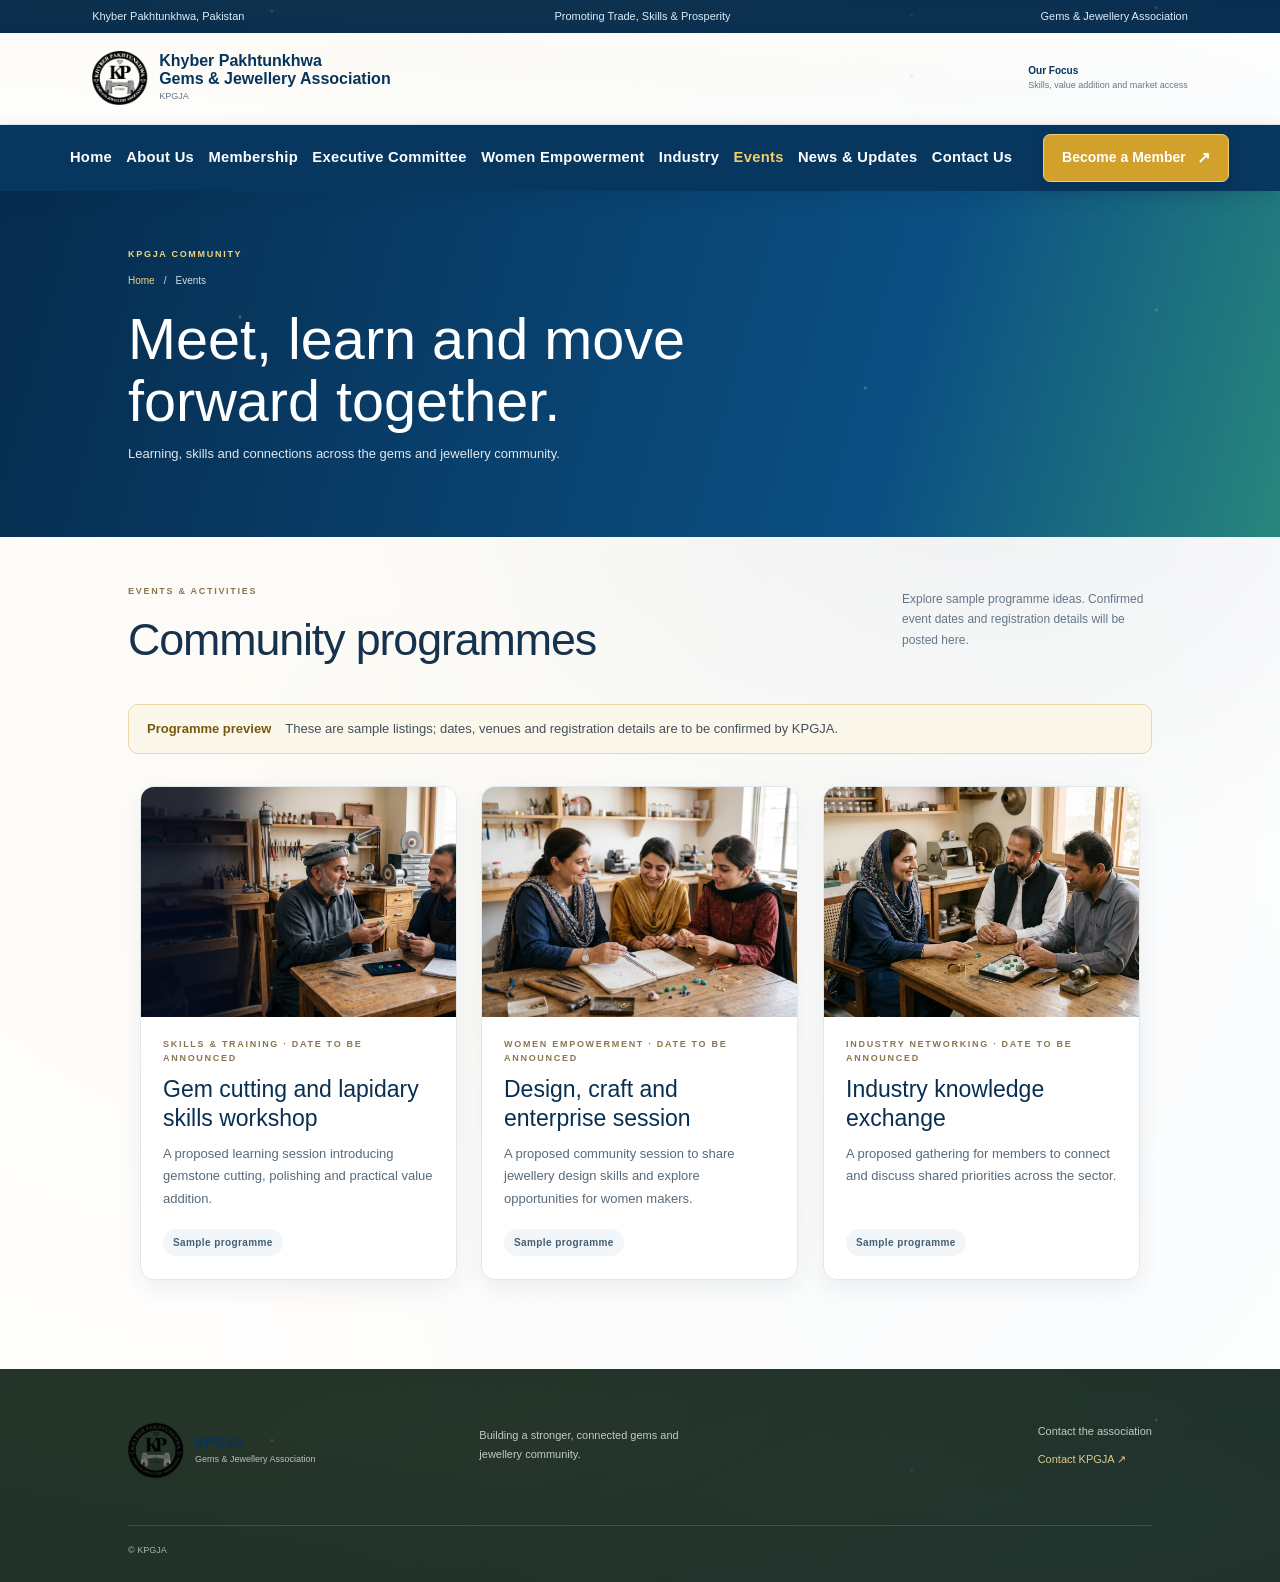
<file: events.html>
<!doctype html>
<html lang="en">
  <head>
    <meta charset="utf-8" />
    <meta name="viewport" content="width=device-width, initial-scale=1" />
    <meta
      name="description"
      content="KPGJA events, learning and community activities"
    />
    <title>Events | KPGJA</title>
    <link
      href="https://cdn.jsdelivr.net/npm/bootstrap@5.3.8/dist/css/bootstrap.min.css"
      rel="stylesheet"
      integrity="sha384-sRIl4kxILFvY47J16cr9ZwB07vP4J8+LH7qKQnuqkuIAvNWLzeN8tE5YBujZqJLB"
      crossorigin="anonymous"
    />
    <link rel="stylesheet" href="styles.css?v=6" />
  </head>
  <body>
    <div class="topbar">
      <span>Khyber Pakhtunkhwa, Pakistan</span
      ><span>Promoting Trade, Skills &amp; Prosperity</span
      ><span>Gems &amp; Jewellery Association</span>
    </div>
    <header class="brand-bar">
      <a class="brand" href="index.html" aria-label="KPGJA home"
        ><img
          class="brand-logo"
          src="assets/img/official/kpgja-logo.png"
          alt="KPGJA logo"
        /><span
          ><strong
            >Khyber Pakhtunkhwa<br />Gems &amp; Jewellery Association</strong
          ><small>KPGJA</small></span
        ></a
      >
      <div class="header-details">
        <div class="mission-note">
          <strong>Our Focus</strong><br />Skills, value addition and market
          access
        </div>
      </div>
    </header>
    <nav
      class="site-header navbar navbar-expand-xl"
      aria-label="Main navigation"
    >
      <a class="mobile-brand navbar-brand" href="index.html">KPGJA</a
      ><button
        class="nav-toggle navbar-toggler"
        type="button"
        data-bs-toggle="collapse"
        data-bs-target="#main-nav"
        aria-expanded="false"
        aria-controls="main-nav"
      >
        <span class="menu-icon" aria-hidden="true">☰</span><span>Menu</span>
      </button>
      <div class="nav-links navbar-collapse collapse" id="main-nav">
        <div class="navbar-nav flex-row">
          <a class="nav-link" href="index.html">Home</a
          ><a class="nav-link" href="about.html">About Us</a
          ><a class="nav-link" href="membership.html">Membership</a
          ><a class="nav-link" href="executive.html">Executive Committee</a
          ><a class="nav-link" href="women.html">Women Empowerment</a
          ><a class="nav-link" href="industry.html">Industry</a
          ><a class="nav-link" href="events.html" aria-current="page">Events</a
          ><a class="nav-link" href="news.html">News &amp; Updates</a
          ><a class="nav-link" href="contact.html">Contact Us</a>
        </div>
      </div>
      <a class="member-nav-cta btn" href="register.html"
        >Become a Member <span aria-hidden="true">↗</span></a
      >
    </nav>
    <main>
      <!-- Page introduction -->
      <section class="page-hero events-hero">
        <div class="page-hero-inner">
          <p class="eyebrow">KPGJA COMMUNITY</p>
          <p class="breadcrumb">
            <a href="index.html">Home</a><span>/</span>Events
          </p>
          <h1>Meet, learn and move forward together.</h1>
          <p>
            Learning, skills and connections across the gems and jewellery
            community.
          </p>
        </div>
        <div class="page-hero-art" aria-hidden="true">
          <span class="page-gem"></span>
        </div>
      </section>
      <section class="section publication-section">
        <div class="section-heading">
          <div>
            <p class="eyebrow">EVENTS &amp; ACTIVITIES</p>
            <h2>Community programmes</h2>
          </div>
          <p>
            Explore sample programme ideas. Confirmed event dates and
            registration details will be posted here.
          </p>
        </div>
        <div class="sample-content-note">
          <strong>Programme preview</strong
          ><span
            >These are sample listings; dates, venues and registration details
            are to be confirmed by KPGJA.</span
          >
        </div>
        <div
          class="publication-grid row row-cols-1 row-cols-md-2 row-cols-xl-3 g-4"
        >
          <div class="col">
            <article class="publication-card card h-100">
              <img
                class="publication-card-image card-img-top"
                src="assets/img/placeholders/Slider1.jpg"
                alt="Gem professionals sharing knowledge in a lapidary workshop"
              />
              <div class="publication-card-copy card-body">
                <p class="eyebrow">
                  SKILLS &amp; TRAINING · DATE TO BE ANNOUNCED
                </p>
                <h3>Gem cutting and lapidary skills workshop</h3>
                <p>
                  A proposed learning session introducing gemstone cutting,
                  polishing and practical value addition.
                </p>
                <span class="publication-tag">Sample programme</span>
              </div>
            </article>
          </div>
          <div class="col">
            <article class="publication-card card h-100">
              <img
                class="publication-card-image card-img-top"
                src="assets/img/official/women-empowerment.webp"
                alt="Women collaborating on jewellery design in a workshop"
              />
              <div class="publication-card-copy card-body">
                <p class="eyebrow">WOMEN EMPOWERMENT · DATE TO BE ANNOUNCED</p>
                <h3>Design, craft and enterprise session</h3>
                <p>
                  A proposed community session to share jewellery design skills
                  and explore opportunities for women makers.
                </p>
                <span class="publication-tag">Sample programme</span>
              </div>
            </article>
          </div>
          <div class="col">
            <article class="publication-card card h-100">
              <img
                class="publication-card-image card-img-top"
                src="assets/img/official/who-we-are.webp"
                alt="Jewellery professionals meeting around a work table"
              />
              <div class="publication-card-copy card-body">
                <p class="eyebrow">
                  INDUSTRY NETWORKING · DATE TO BE ANNOUNCED
                </p>
                <h3>Industry knowledge exchange</h3>
                <p>
                  A proposed gathering for members to connect and discuss shared
                  priorities across the sector.
                </p>
                <span class="publication-tag">Sample programme</span>
              </div>
            </article>
          </div>
        </div>
      </section>
    </main>
    <footer>
      <a class="brand brand-footer" href="index.html"
        ><img
          class="brand-logo"
          src="assets/img/official/kpgja-logo.png"
          alt="KPGJA logo"
        /><span
          ><strong>KPGJA</strong
          ><small>Gems &amp; Jewellery Association</small></span
        ></a
      >
      <p>Building a stronger, connected gems and jewellery community.</p>
      <div class="footer-contact">
        <span>Contact the association</span
        ><a href="contact.html">Contact KPGJA ↗</a>
      </div>
      <small class="copyright">© KPGJA</small>
    </footer>
    <script src="site.js" defer></script>
    <script
      src="https://cdn.jsdelivr.net/npm/bootstrap@5.3.8/dist/js/bootstrap.bundle.min.js"
      integrity="sha384-FKyoEForCGlyvwx9Hj09JcYn3nv7wiPVlz7YYwJrWVcXK/BmnVDxM+D2scQbITxI"
      crossorigin="anonymous"
    ></script>
  </body>
</html>
</file>
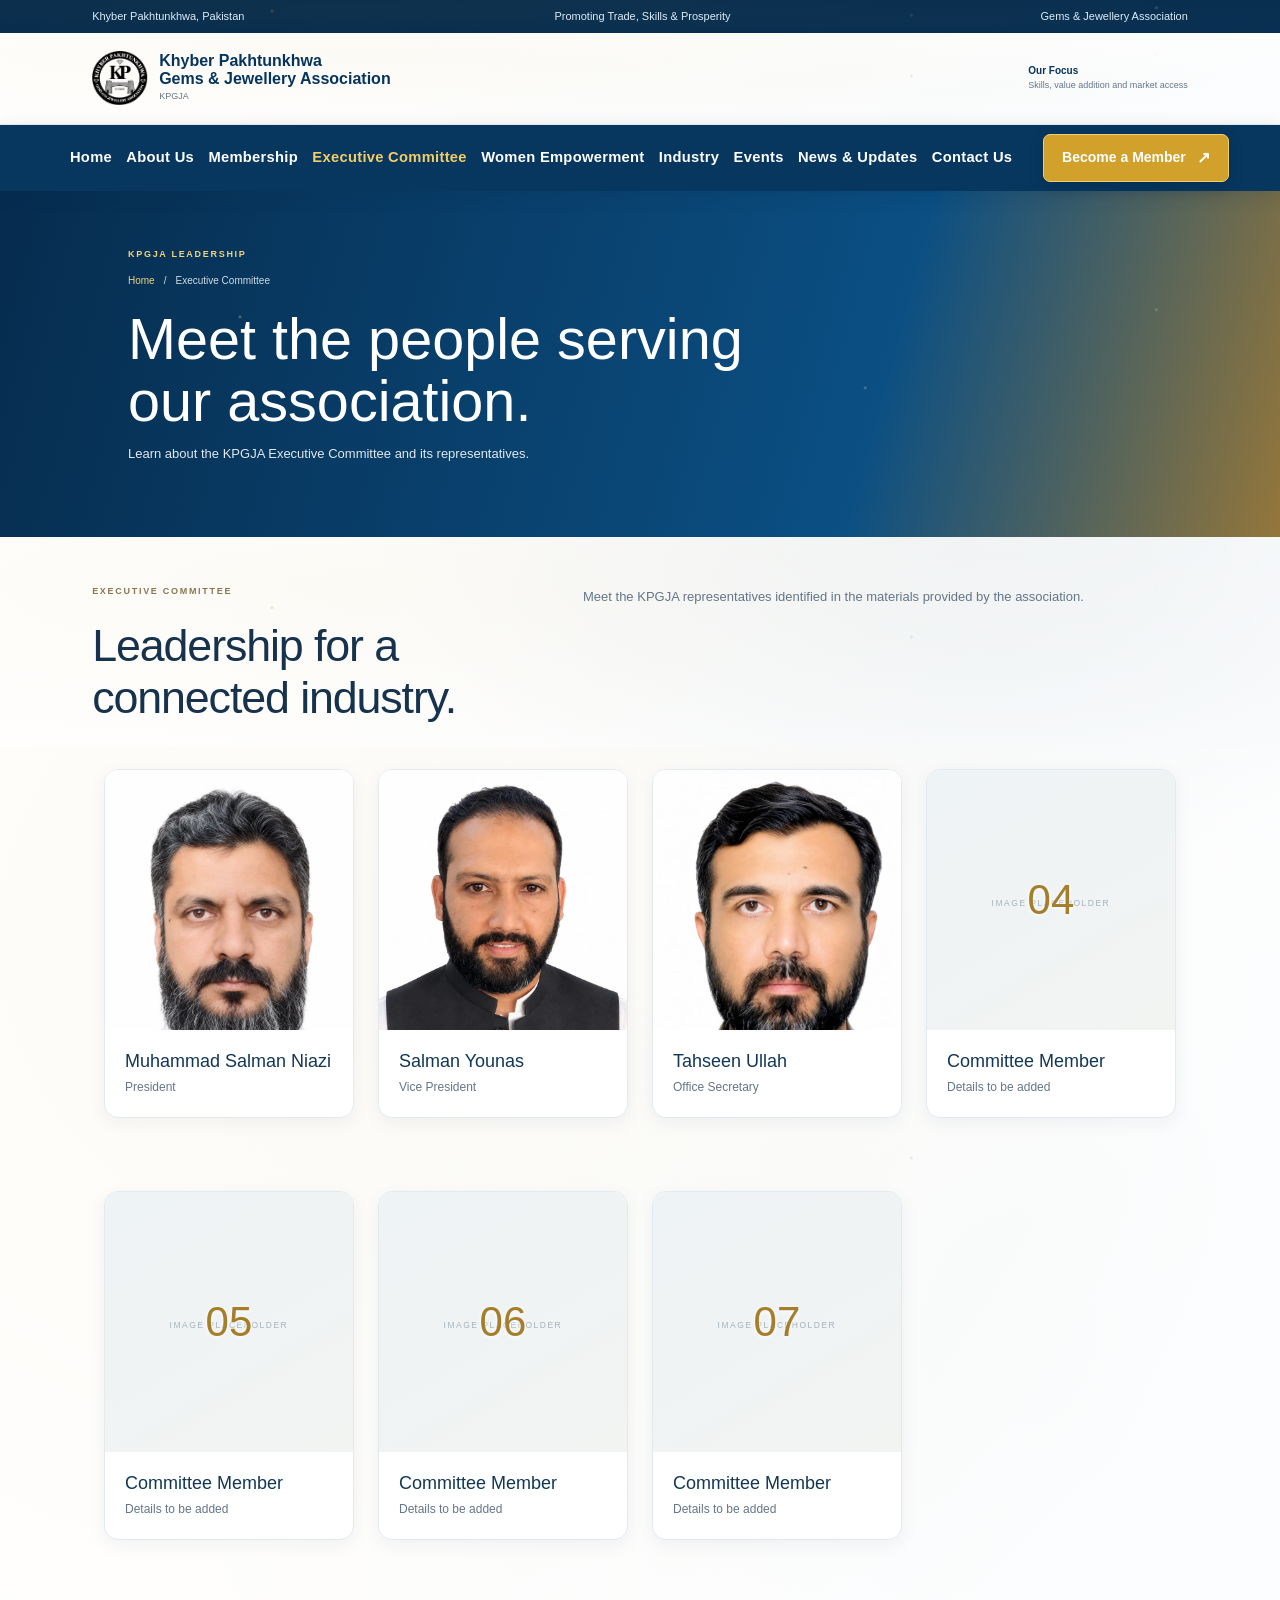
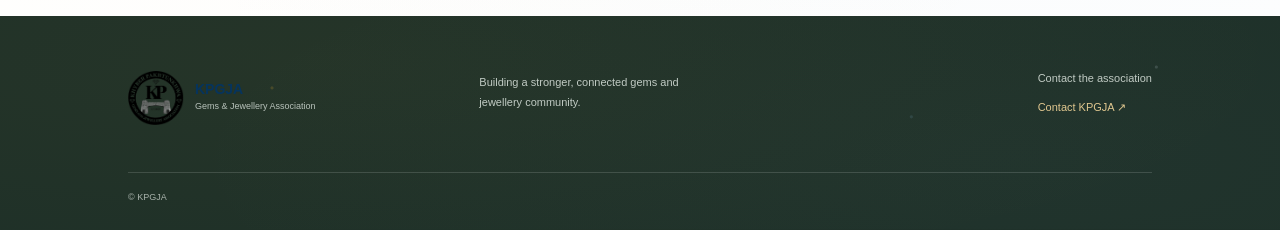
<file: executive.html>
<!doctype html>
<html lang="en">
  <head>
    <meta charset="utf-8" />
    <meta name="viewport" content="width=device-width, initial-scale=1" />
    <meta name="description" content="Meet the KPGJA Executive Committee." />
    <title>Executive Committee | KPGJA</title>
    <link
      href="https://cdn.jsdelivr.net/npm/bootstrap@5.3.8/dist/css/bootstrap.min.css"
      rel="stylesheet"
      integrity="sha384-sRIl4kxILFvY47J16cr9ZwB07vP4J8+LH7qKQnuqkuIAvNWLzeN8tE5YBujZqJLB"
      crossorigin="anonymous"
    />
    <link rel="stylesheet" href="styles.css?v=5" />
  </head>
  <body>
    <div class="topbar">
      <span>Khyber Pakhtunkhwa, Pakistan</span
      ><span>Promoting Trade, Skills &amp; Prosperity</span
      ><span>Gems &amp; Jewellery Association</span>
    </div>
    <header class="brand-bar">
      <a class="brand" href="index.html" aria-label="KPGJA home"
        ><img
          class="brand-logo"
          src="assets/img/official/kpgja-logo.png"
          alt="KPGJA logo"
        /><span
          ><strong
            >Khyber Pakhtunkhwa<br />Gems &amp; Jewellery Association</strong
          ><small>KPGJA</small></span
        ></a
      >
      <div class="header-details">
        <div class="mission-note">
          <strong>Our Focus</strong><br />Skills, value addition and market
          access
        </div>
      </div>
    </header>
    <nav
      class="site-header navbar navbar-expand-xl"
      aria-label="Main navigation"
    >
      <a class="mobile-brand navbar-brand" href="index.html">KPGJA</a
      ><button
        class="nav-toggle navbar-toggler"
        type="button"
        data-bs-toggle="collapse"
        data-bs-target="#main-nav"
        aria-expanded="false"
        aria-controls="main-nav"
      >
        <span class="menu-icon" aria-hidden="true">☰</span><span>Menu</span>
      </button>
      <div class="nav-links navbar-collapse collapse" id="main-nav">
        <div class="navbar-nav flex-row">
          <a class="nav-link" href="index.html">Home</a
          ><a class="nav-link" href="about.html">About Us</a
          ><a class="nav-link" href="membership.html">Membership</a
          ><a class="nav-link" href="executive.html" aria-current="page"
            >Executive Committee</a
          ><a class="nav-link" href="women.html">Women Empowerment</a
          ><a class="nav-link" href="industry.html">Industry</a
          ><a class="nav-link" href="events.html">Events</a
          ><a class="nav-link" href="news.html">News &amp; Updates</a
          ><a class="nav-link" href="contact.html">Contact Us</a>
        </div>
      </div>
      <a class="member-nav-cta btn" href="register.html"
        >Become a Member <span aria-hidden="true">↗</span></a
      >
    </nav>
    <main>
      <!-- Page introduction -->
      <section class="page-hero executive-hero">
        <div class="page-hero-inner">
          <p class="eyebrow">KPGJA LEADERSHIP</p>
          <p class="breadcrumb">
            <a href="index.html">Home</a><span>/</span>Executive Committee
          </p>
          <h1>Meet the people serving our association.</h1>
          <p>
            Learn about the KPGJA Executive Committee and its representatives.
          </p>
        </div>
        <div class="page-hero-art" aria-hidden="true">
          <span class="page-gem"></span>
        </div>
      </section>
      <section class="section executive-intro">
        <div>
          <p class="eyebrow">EXECUTIVE COMMITTEE</p>
          <h2>Leadership for a connected industry.</h2>
        </div>
        <p class="body-copy">
          Meet the KPGJA representatives identified in the materials provided by
          the association.
        </p>
      </section>
      <section class="section executive-grid-section">
        <div
          class="executive-grid row row-cols-2 row-cols-md-3 row-cols-xl-4 g-4"
        >
          <div class="col">
            <article class="executive-card card h-100">
              <div class="executive-photo-slot">
                <img
                  src="assets/img/official/muhammad-salman-niazi.webp"
                  alt="Muhammad Salman Niazi, President of KPGJA"
                /><span>01</span>
              </div>
              <div class="executive-card-info card-body">
                <h3>Muhammad Salman Niazi</h3>
                <p>President</p>
              </div>
            </article>
          </div>
          <div class="col">
            <article class="executive-card card h-100">
              <div class="executive-photo-slot">
                <img
                  src="assets/img/official/salman-younas.webp"
                  alt="Salman Younas, Vice President of KPGJA"
                /><span>02</span>
              </div>
              <div class="executive-card-info card-body">
                <h3>Salman Younas</h3>
                <p>Vice President</p>
              </div>
            </article>
          </div>
          <div class="col">
            <article class="executive-card card h-100">
              <div class="executive-photo-slot">
                <img
                  src="assets/img/official/tahseen-ullah.webp"
                  alt="Tahseen Ullah, Office Secretary of KPGJA"
                /><span>03</span>
              </div>
              <div class="executive-card-info card-body">
                <h3>Tahseen Ullah</h3>
                <p>Office Secretary</p>
              </div>
            </article>
          </div>
          <div class="col">
            <article class="executive-card card h-100">
              <div class="executive-photo-slot">
                <img
                  class="slot-image"
                  src="assets/img/placeholders/image-placeholder.svg"
                  alt="Portrait placeholder for committee member 4"
                /><span>04</span>
              </div>
              <div class="executive-card-info card-body">
                <h3>Committee Member</h3>
                <p>Details to be added</p>
              </div>
            </article>
          </div>
          <div class="col">
            <article class="executive-card card h-100">
              <div class="executive-photo-slot">
                <img
                  class="slot-image"
                  src="assets/img/placeholders/image-placeholder.svg"
                  alt="Portrait placeholder for committee member 5"
                /><span>05</span>
              </div>
              <div class="executive-card-info card-body">
                <h3>Committee Member</h3>
                <p>Details to be added</p>
              </div>
            </article>
          </div>
          <div class="col">
            <article class="executive-card card h-100">
              <div class="executive-photo-slot">
                <img
                  class="slot-image"
                  src="assets/img/placeholders/image-placeholder.svg"
                  alt="Portrait placeholder for committee member 6"
                /><span>06</span>
              </div>
              <div class="executive-card-info card-body">
                <h3>Committee Member</h3>
                <p>Details to be added</p>
              </div>
            </article>
          </div>
          <div class="col">
            <article class="executive-card card h-100">
              <div class="executive-photo-slot">
                <img
                  class="slot-image"
                  src="assets/img/placeholders/image-placeholder.svg"
                  alt="Portrait placeholder for committee member 7"
                /><span>07</span>
              </div>
              <div class="executive-card-info card-body">
                <h3>Committee Member</h3>
                <p>Details to be added</p>
              </div>
            </article>
          </div>
        </div>
      </section>
    </main>
    <footer>
      <a class="brand brand-footer" href="index.html"
        ><img
          class="brand-logo"
          src="assets/img/official/kpgja-logo.png"
          alt="KPGJA logo"
        /><span
          ><strong>KPGJA</strong
          ><small>Gems &amp; Jewellery Association</small></span
        ></a
      >
      <p>Building a stronger, connected gems and jewellery community.</p>
      <div class="footer-contact">
        <span>Contact the association</span
        ><a href="contact.html">Contact KPGJA ↗</a>
      </div>
      <small class="copyright">© KPGJA</small>
    </footer>
    <script src="site.js" defer></script>
    <script
      src="https://cdn.jsdelivr.net/npm/bootstrap@5.3.8/dist/js/bootstrap.bundle.min.js"
      integrity="sha384-FKyoEForCGlyvwx9Hj09JcYn3nv7wiPVlz7YYwJrWVcXK/BmnVDxM+D2scQbITxI"
      crossorigin="anonymous"
    ></script>
  </body>
</html>
</file>
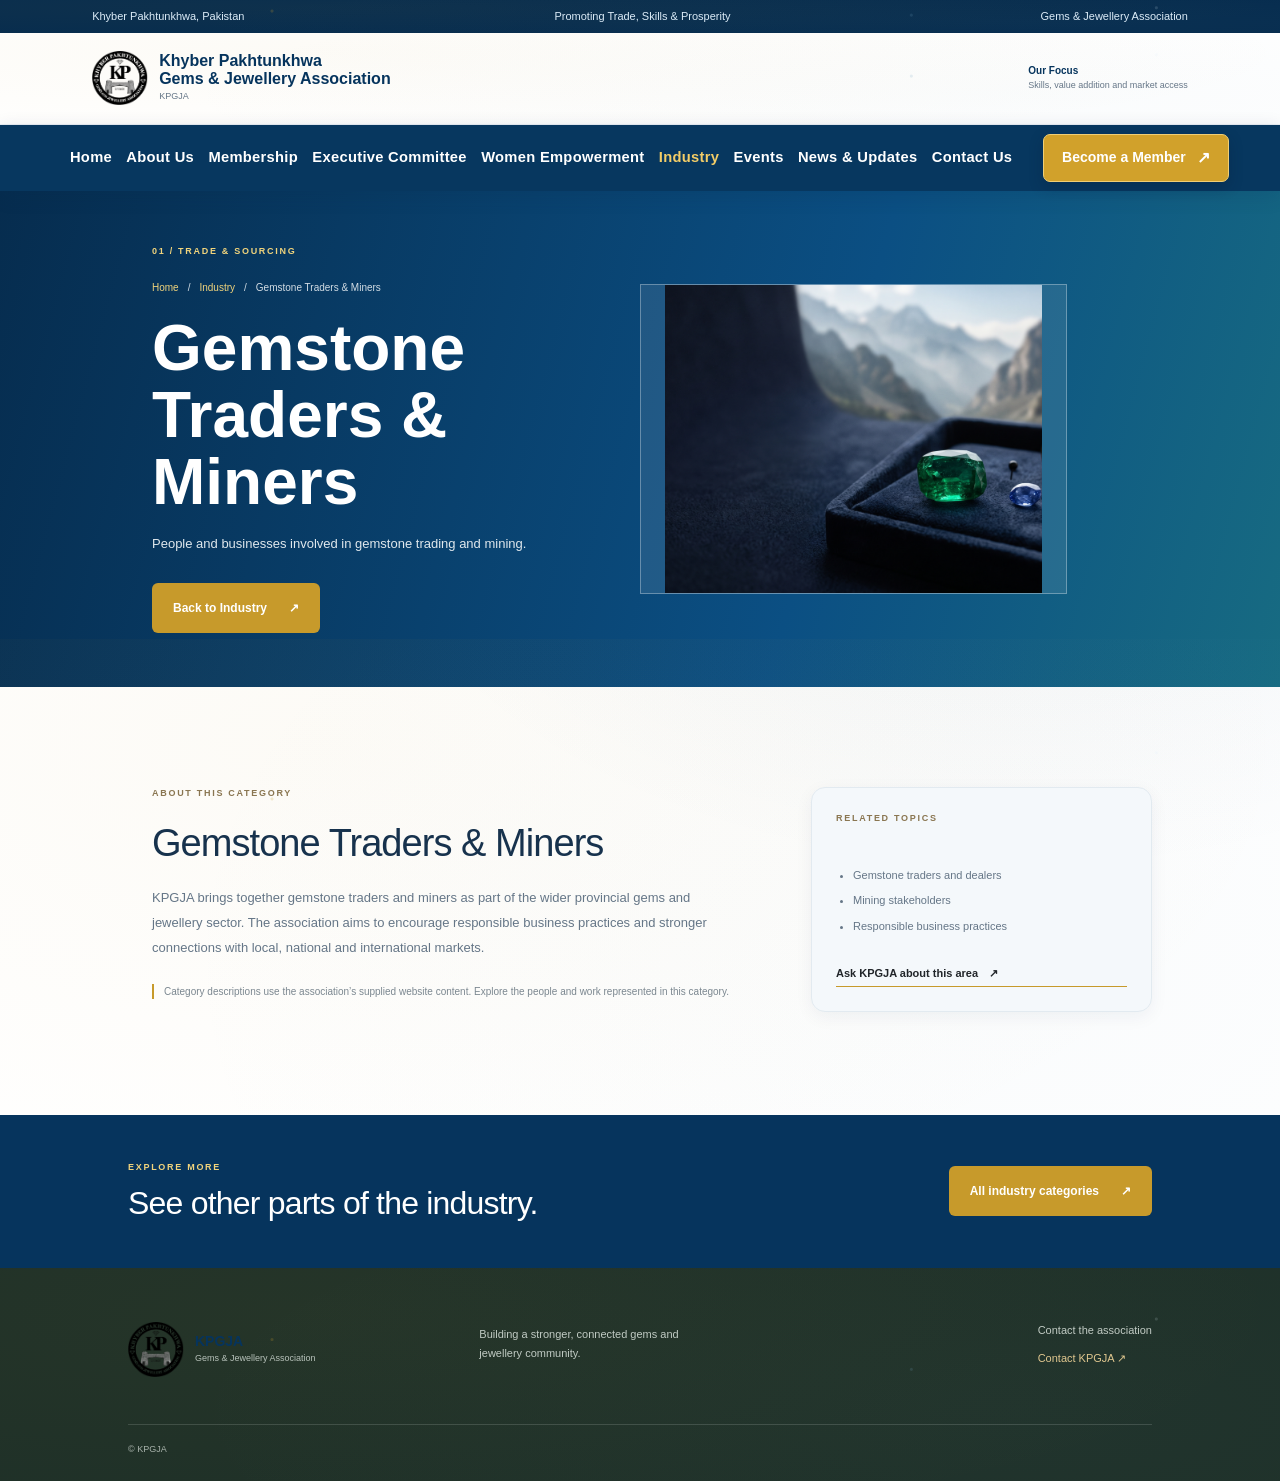
<file: industry-detail.html>
<!doctype html>
<html lang="en">
  <head>
    <meta charset="utf-8" />
    <meta name="viewport" content="width=device-width, initial-scale=1" />
    <meta name="description" content="Industry category details from KPGJA." />
    <title>Industry Details | KPGJA</title>
    <link
      href="https://cdn.jsdelivr.net/npm/bootstrap@5.3.8/dist/css/bootstrap.min.css"
      rel="stylesheet"
      integrity="sha384-sRIl4kxILFvY47J16cr9ZwB07vP4J8+LH7qKQnuqkuIAvNWLzeN8tE5YBujZqJLB"
      crossorigin="anonymous"
    />
    <link rel="stylesheet" href="styles.css?v=5" />
  </head>
  <body>
    <div class="topbar">
      <span>Khyber Pakhtunkhwa, Pakistan</span
      ><span>Promoting Trade, Skills &amp; Prosperity</span
      ><span>Gems &amp; Jewellery Association</span>
    </div>
    <header class="brand-bar">
      <a class="brand" href="index.html" aria-label="KPGJA home"
        ><img
          class="brand-logo"
          src="assets/img/official/kpgja-logo.png"
          alt="KPGJA logo"
        /><span
          ><strong
            >Khyber Pakhtunkhwa<br />Gems &amp; Jewellery Association</strong
          ><small>KPGJA</small></span
        ></a
      >
      <div class="header-details">
        <div class="mission-note">
          <strong>Our Focus</strong><br />Skills, value addition and market
          access
        </div>
      </div>
    </header>
    <nav
      class="site-header navbar navbar-expand-xl"
      aria-label="Main navigation"
    >
      <a class="mobile-brand navbar-brand" href="index.html">KPGJA</a
      ><button
        class="nav-toggle navbar-toggler"
        type="button"
        data-bs-toggle="collapse"
        data-bs-target="#main-nav"
        aria-expanded="false"
        aria-controls="main-nav"
      >
        <span class="menu-icon" aria-hidden="true">☰</span><span>Menu</span>
      </button>
      <div class="nav-links navbar-collapse collapse" id="main-nav">
        <div class="navbar-nav flex-row">
          <a class="nav-link" href="index.html">Home</a
          ><a class="nav-link" href="about.html">About Us</a
          ><a class="nav-link" href="membership.html">Membership</a
          ><a class="nav-link" href="executive.html">Executive Committee</a
          ><a class="nav-link" href="women.html">Women Empowerment</a
          ><a class="nav-link" href="industry.html" aria-current="page"
            >Industry</a
          ><a class="nav-link" href="events.html">Events</a
          ><a class="nav-link" href="news.html">News &amp; Updates</a
          ><a class="nav-link" href="contact.html">Contact Us</a>
        </div>
      </div>
      <a class="member-nav-cta btn" href="register.html"
        >Become a Member <span aria-hidden="true">↗</span></a
      >
    </nav>
    <main>
      <!-- Industry category introduction -->
      <section class="industry-detail-hero row align-items-center g-5">
        <div class="industry-detail-copy col-12 col-lg-6">
          <p class="eyebrow" id="industry-kicker">INDUSTRY DETAILS</p>
          <p class="breadcrumb">
            <a href="index.html">Home</a><span>/</span
            ><a href="industry.html">Industry</a><span>/</span
            ><span id="industry-breadcrumb">Details</span>
          </p>
          <h1 id="industry-title">Industry details</h1>
          <p id="industry-summary">
            Explore this part of the gems and jewellery sector.
          </p>
          <a class="btn button button-light" href="industry.html"
            >Back to Industry <span aria-hidden="true">↗</span></a
          >
        </div>
        <div class="industry-detail-photo col-12 col-lg-5">
          <img
            id="industry-image"
            src="assets/img/placeholders/Slide.jpg"
            alt="Gemstone industry in Khyber Pakhtunkhwa"
          />
        </div>
      </section>
      <section class="section industry-detail-body row g-5">
        <div class="industry-detail-main col-12 col-lg-8">
          <p class="eyebrow">ABOUT THIS CATEGORY</p>
          <h2 id="industry-heading">Industry category</h2>
          <p id="industry-description" class="body-copy"></p>
          <p class="copy-note">
            Category descriptions use the association’s supplied website
            content. Explore the people and work represented in this category.
          </p>
        </div>
        <aside class="industry-detail-aside card h-100 col-12 col-lg-4">
          <p class="eyebrow">RELATED TOPICS</p>
          <ul id="industry-topics"></ul>
          <a class="text-link" href="contact.html"
            >Ask KPGJA about this area <span aria-hidden="true">↗</span></a
          >
        </aside>
      </section>
      <section class="industry-detail-cta">
        <div>
          <p class="eyebrow">EXPLORE MORE</p>
          <h2>See other parts of the industry.</h2>
        </div>
        <a class="btn button button-light" href="industry.html"
          >All industry categories <span aria-hidden="true">↗</span></a
        >
      </section>
    </main>
    <footer>
      <a class="brand brand-footer" href="index.html"
        ><img
          class="brand-logo"
          src="assets/img/official/kpgja-logo.png"
          alt="KPGJA logo"
        /><span
          ><strong>KPGJA</strong
          ><small>Gems &amp; Jewellery Association</small></span
        ></a
      >
      <p>Building a stronger, connected gems and jewellery community.</p>
      <div class="footer-contact">
        <span>Contact the association</span
        ><a href="contact.html">Contact KPGJA ↗</a>
      </div>
      <small class="copyright">© KPGJA</small>
    </footer>
    <script src="industry-detail.js" defer></script>
    <script src="site.js" defer></script>
    <script
      src="https://cdn.jsdelivr.net/npm/bootstrap@5.3.8/dist/js/bootstrap.bundle.min.js"
      integrity="sha384-FKyoEForCGlyvwx9Hj09JcYn3nv7wiPVlz7YYwJrWVcXK/BmnVDxM+D2scQbITxI"
      crossorigin="anonymous"
    ></script>
  </body>
</html>
</file>
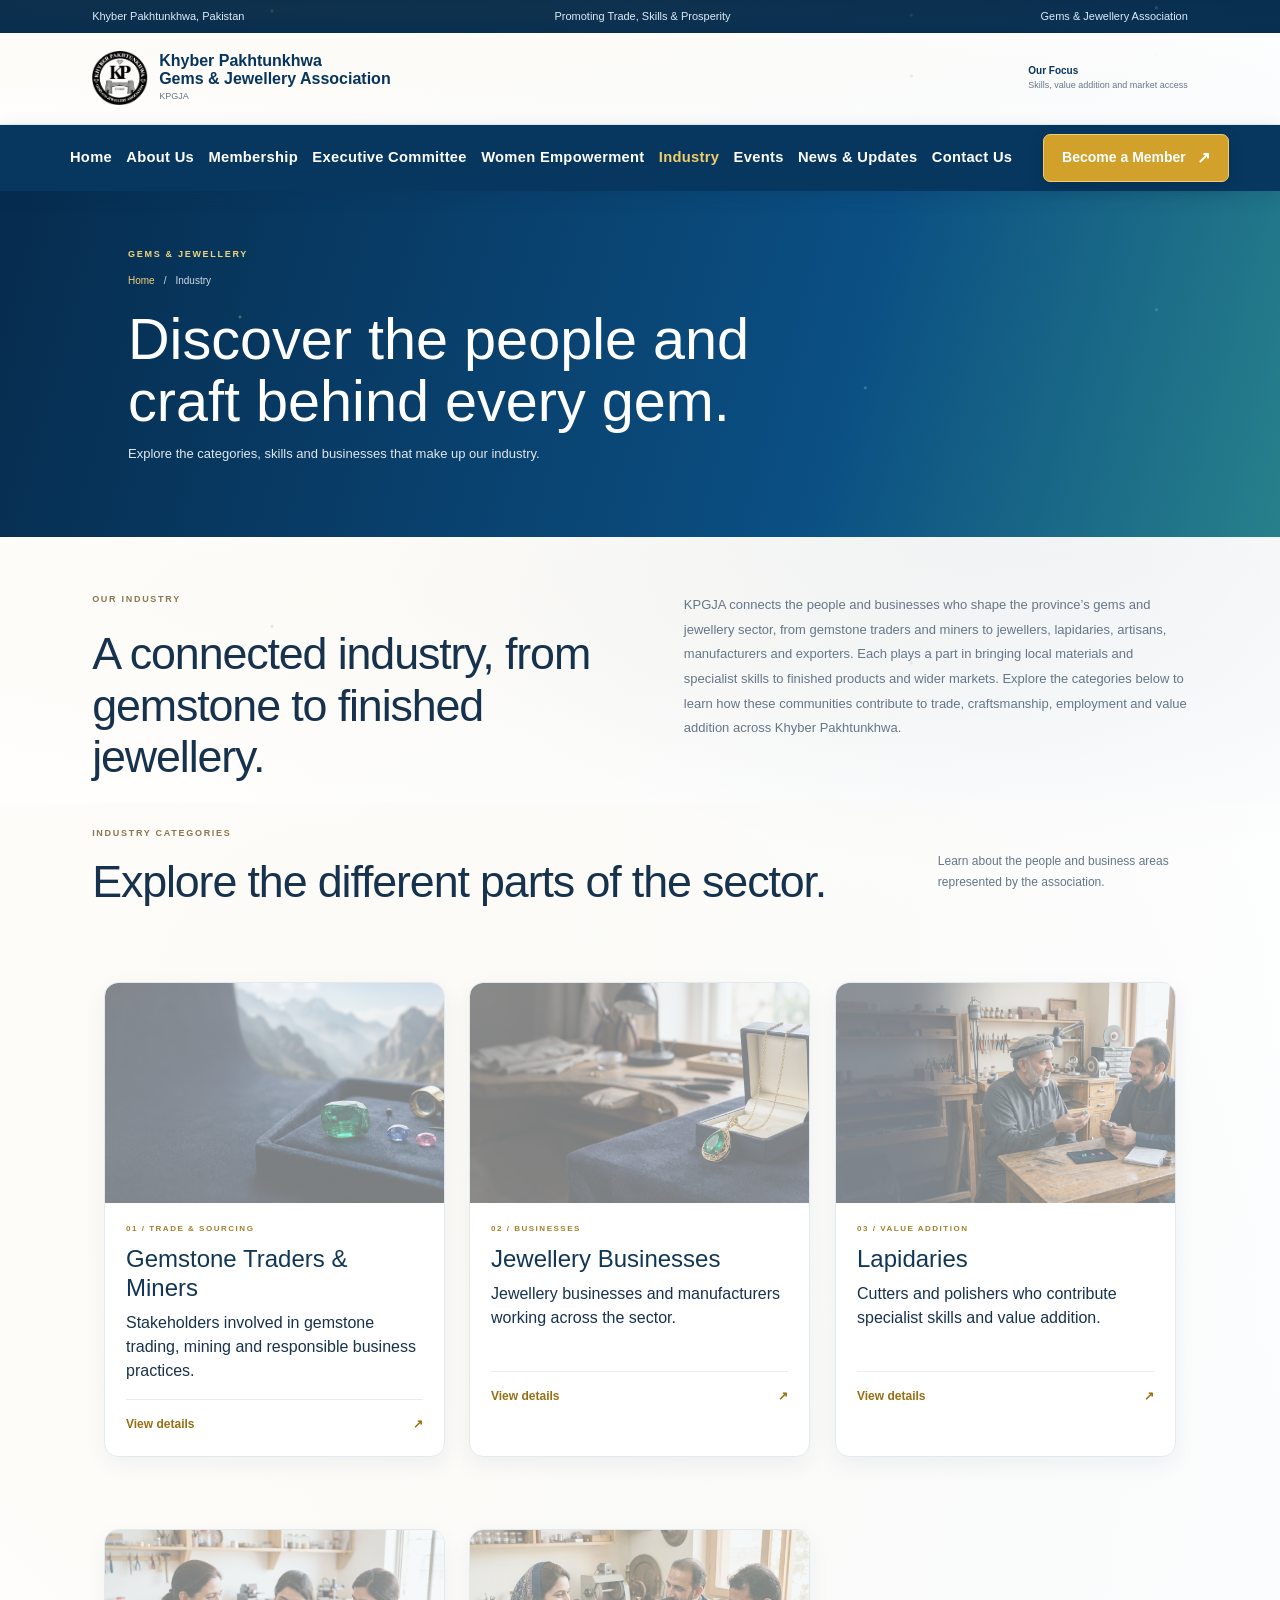
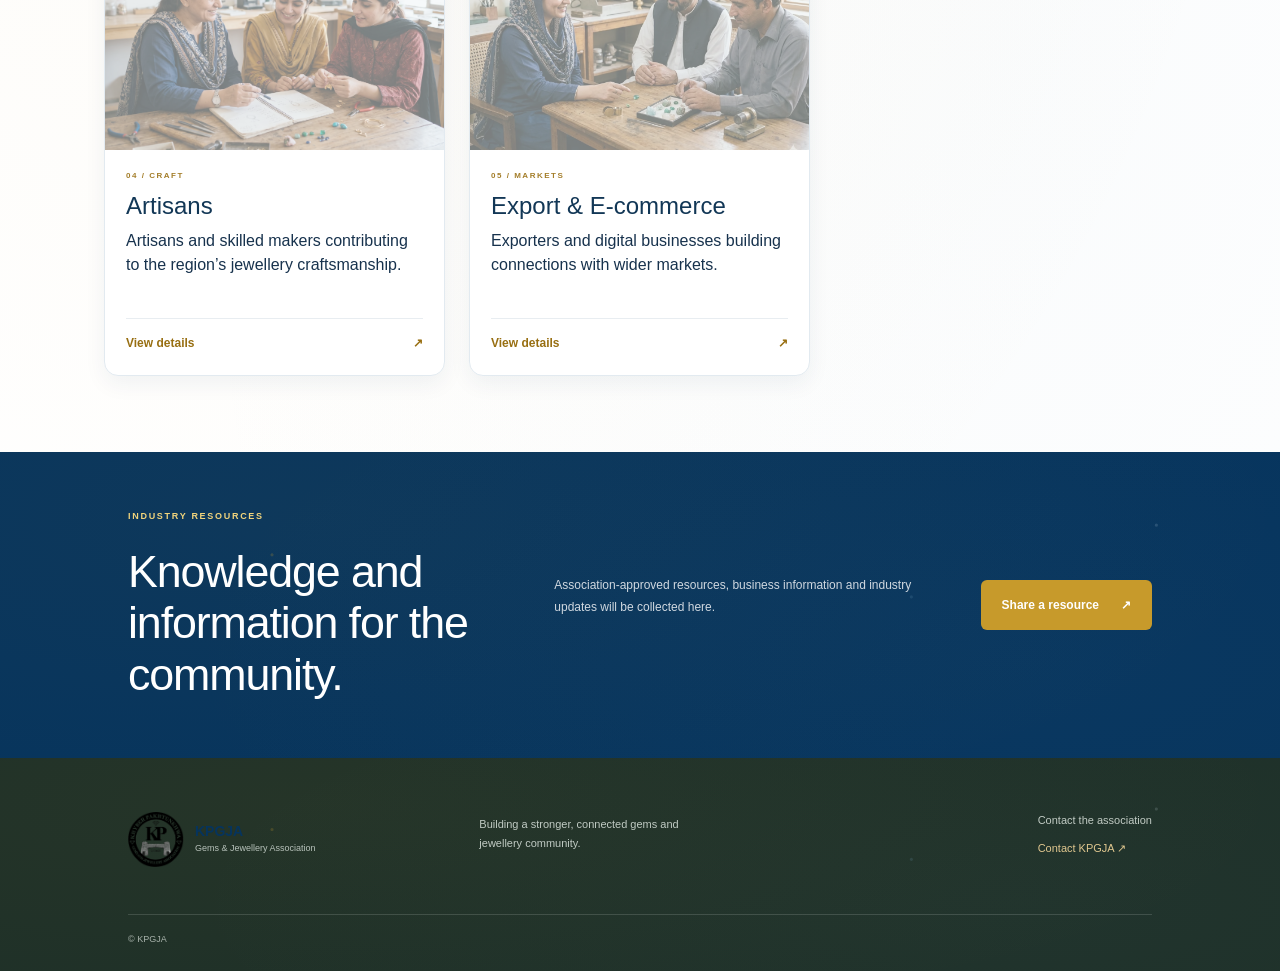
<file: industry.html>
<!doctype html>
<html lang="en">
  <head>
    <meta charset="utf-8" />
    <meta name="viewport" content="width=device-width, initial-scale=1" />
    <meta
      name="description"
      content="Explore the gems and jewellery industry in Khyber Pakhtunkhwa."
    />
    <title>Industry | KPGJA</title>
    <link
      href="https://cdn.jsdelivr.net/npm/bootstrap@5.3.8/dist/css/bootstrap.min.css"
      rel="stylesheet"
      integrity="sha384-sRIl4kxILFvY47J16cr9ZwB07vP4J8+LH7qKQnuqkuIAvNWLzeN8tE5YBujZqJLB"
      crossorigin="anonymous"
    />
    <link rel="stylesheet" href="styles.css?v=6" />
  </head>
  <body>
    <div class="topbar">
      <span>Khyber Pakhtunkhwa, Pakistan</span
      ><span>Promoting Trade, Skills &amp; Prosperity</span
      ><span>Gems &amp; Jewellery Association</span>
    </div>
    <header class="brand-bar">
      <a class="brand" href="index.html" aria-label="KPGJA home"
        ><img
          class="brand-logo"
          src="assets/img/official/kpgja-logo.png"
          alt="KPGJA logo"
        /><span
          ><strong
            >Khyber Pakhtunkhwa<br />Gems &amp; Jewellery Association</strong
          ><small>KPGJA</small></span
        ></a
      >
      <div class="header-details">
        <div class="mission-note">
          <strong>Our Focus</strong><br />Skills, value addition and market
          access
        </div>
      </div>
    </header>
    <nav
      class="site-header navbar navbar-expand-xl"
      aria-label="Main navigation"
    >
      <a class="mobile-brand navbar-brand" href="index.html">KPGJA</a
      ><button
        class="nav-toggle navbar-toggler"
        type="button"
        data-bs-toggle="collapse"
        data-bs-target="#main-nav"
        aria-expanded="false"
        aria-controls="main-nav"
      >
        <span class="menu-icon" aria-hidden="true">☰</span><span>Menu</span>
      </button>
      <div class="nav-links navbar-collapse collapse" id="main-nav">
        <div class="navbar-nav flex-row">
          <a class="nav-link" href="index.html">Home</a
          ><a class="nav-link" href="about.html">About Us</a
          ><a class="nav-link" href="membership.html">Membership</a
          ><a class="nav-link" href="executive.html">Executive Committee</a
          ><a class="nav-link" href="women.html">Women Empowerment</a
          ><a class="nav-link" href="industry.html" aria-current="page"
            >Industry</a
          ><a class="nav-link" href="events.html">Events</a
          ><a class="nav-link" href="news.html">News &amp; Updates</a
          ><a class="nav-link" href="contact.html">Contact Us</a>
        </div>
      </div>
      <a class="member-nav-cta btn" href="register.html"
        >Become a Member <span aria-hidden="true">↗</span></a
      >
    </nav>
    <main>
      <!-- Page introduction -->
      <section class="page-hero industry-hero">
        <div class="page-hero-inner">
          <p class="eyebrow">GEMS &amp; JEWELLERY</p>
          <p class="breadcrumb">
            <a href="index.html">Home</a><span>/</span>Industry
          </p>
          <h1>Discover the people and craft behind every gem.</h1>
          <p>
            Explore the categories, skills and businesses that make up our
            industry.
          </p>
        </div>
        <div class="page-hero-art" aria-hidden="true">
          <span class="page-gem"></span>
        </div>
      </section>
      <section class="section industry-intro">
        <div>
          <p class="eyebrow">OUR INDUSTRY</p>
          <h2>A connected industry, from gemstone to finished jewellery.</h2>
        </div>
        <div>
          <p class="body-copy">
            KPGJA connects the people and businesses who shape the province’s
            gems and jewellery sector, from gemstone traders and miners to
            jewellers, lapidaries, artisans, manufacturers and exporters. Each
            plays a part in bringing local materials and specialist skills to
            finished products and wider markets. Explore the categories below to
            learn how these communities contribute to trade, craftsmanship,
            employment and value addition across Khyber Pakhtunkhwa.
          </p>
        </div>
      </section>
      <section class="section industry-categories">
        <div class="section-heading">
          <div>
            <p class="eyebrow">INDUSTRY CATEGORIES</p>
            <h2>Explore the different parts of the sector.</h2>
          </div>
          <p>
            Learn about the people and business areas represented by the
            association.
          </p>
        </div>
        <div
          class="industry-grid row row-cols-1 row-cols-md-2 row-cols-xl-3 g-4"
        >
          <div class="col">
            <a
              class="industry-card-link card h-100"
              href="industry-detail.html?category=traders-miners"
              ><div class="industry-image-slot">
                <img
                  class="slot-image"
                  src="assets/img/placeholders/Slide.jpg"
                  alt="An emerald displayed on a jeweller’s work table in a mountain setting"
                />
              </div>
              <div class="industry-card-copy card-body">
                <p class="eyebrow">01 / TRADE &amp; SOURCING</p>
                <h3>Gemstone Traders &amp; Miners</h3>
                <p>
                  Stakeholders involved in gemstone trading, mining and
                  responsible business practices.
                </p>
                <span class="industry-open-label"
                  >View details <span aria-hidden="true">↗</span></span
                >
              </div></a
            >
          </div>
          <div class="col">
            <a
              class="industry-card-link card h-100"
              href="industry-detail.html?category=jewellery"
              ><div class="industry-image-slot">
                <img
                  class="slot-image"
                  src="assets/img/placeholders/Slider2.jpg"
                  alt="A jeweller’s emerald pendant and chain on a display stand"
                />
              </div>
              <div class="industry-card-copy card-body">
                <p class="eyebrow">02 / BUSINESSES</p>
                <h3>Jewellery Businesses</h3>
                <p>
                  Jewellery businesses and manufacturers working across the
                  sector.
                </p>
                <span class="industry-open-label"
                  >View details <span aria-hidden="true">↗</span></span
                >
              </div></a
            >
          </div>
          <div class="col">
            <a
              class="industry-card-link card h-100"
              href="industry-detail.html?category=lapidary"
              ><div class="industry-image-slot">
                <img
                  class="slot-image"
                  src="assets/img/placeholders/Slider1.jpg"
                  alt="Gem professionals discussing a stone in a lapidary workshop"
                />
              </div>
              <div class="industry-card-copy card-body">
                <p class="eyebrow">03 / VALUE ADDITION</p>
                <h3>Lapidaries</h3>
                <p>
                  Cutters and polishers who contribute specialist skills and
                  value addition.
                </p>
                <span class="industry-open-label"
                  >View details <span aria-hidden="true">↗</span></span
                >
              </div></a
            >
          </div>
          <div class="col">
            <a
              class="industry-card-link card h-100"
              href="industry-detail.html?category=artisans"
              ><div class="industry-image-slot">
                <img
                  class="slot-image"
                  src="assets/img/official/women-empowerment.webp"
                  alt="Women collaborating on jewellery designs in their workshop"
                />
              </div>
              <div class="industry-card-copy card-body">
                <p class="eyebrow">04 / CRAFT</p>
                <h3>Artisans</h3>
                <p>
                  Artisans and skilled makers contributing to the region’s
                  jewellery craftsmanship.
                </p>
                <span class="industry-open-label"
                  >View details <span aria-hidden="true">↗</span></span
                >
              </div></a
            >
          </div>
          <div class="col">
            <a
              class="industry-card-link card h-100"
              href="industry-detail.html?category=export-ecommerce"
              ><div class="industry-image-slot">
                <img
                  class="slot-image"
                  src="assets/img/official/who-we-are.webp"
                  alt="Jewellery professionals reviewing gemstones together"
                />
              </div>
              <div class="industry-card-copy card-body">
                <p class="eyebrow">05 / MARKETS</p>
                <h3>Export &amp; E-commerce</h3>
                <p>
                  Exporters and digital businesses building connections with
                  wider markets.
                </p>
                <span class="industry-open-label"
                  >View details <span aria-hidden="true">↗</span></span
                >
              </div></a
            >
          </div>
        </div>
      </section>
      <section class="industry-resource-band">
        <div>
          <p class="eyebrow">INDUSTRY RESOURCES</p>
          <h2>Knowledge and information for the community.</h2>
        </div>
        <p>
          Association-approved resources, business information and industry
          updates will be collected here.
        </p>
        <a class="btn button button-light" href="contact.html"
          >Share a resource <span aria-hidden="true">↗</span></a
        >
      </section>
    </main>
    <footer>
      <a class="brand brand-footer" href="index.html"
        ><img
          class="brand-logo"
          src="assets/img/official/kpgja-logo.png"
          alt="KPGJA logo"
        /><span
          ><strong>KPGJA</strong
          ><small>Gems &amp; Jewellery Association</small></span
        ></a
      >
      <p>Building a stronger, connected gems and jewellery community.</p>
      <div class="footer-contact">
        <span>Contact the association</span
        ><a href="contact.html">Contact KPGJA ↗</a>
      </div>
      <small class="copyright">© KPGJA</small>
    </footer>
    <script src="site.js" defer></script>
    <script
      src="https://cdn.jsdelivr.net/npm/bootstrap@5.3.8/dist/js/bootstrap.bundle.min.js"
      integrity="sha384-FKyoEForCGlyvwx9Hj09JcYn3nv7wiPVlz7YYwJrWVcXK/BmnVDxM+D2scQbITxI"
      crossorigin="anonymous"
    ></script>
  </body>
</html>
</file>
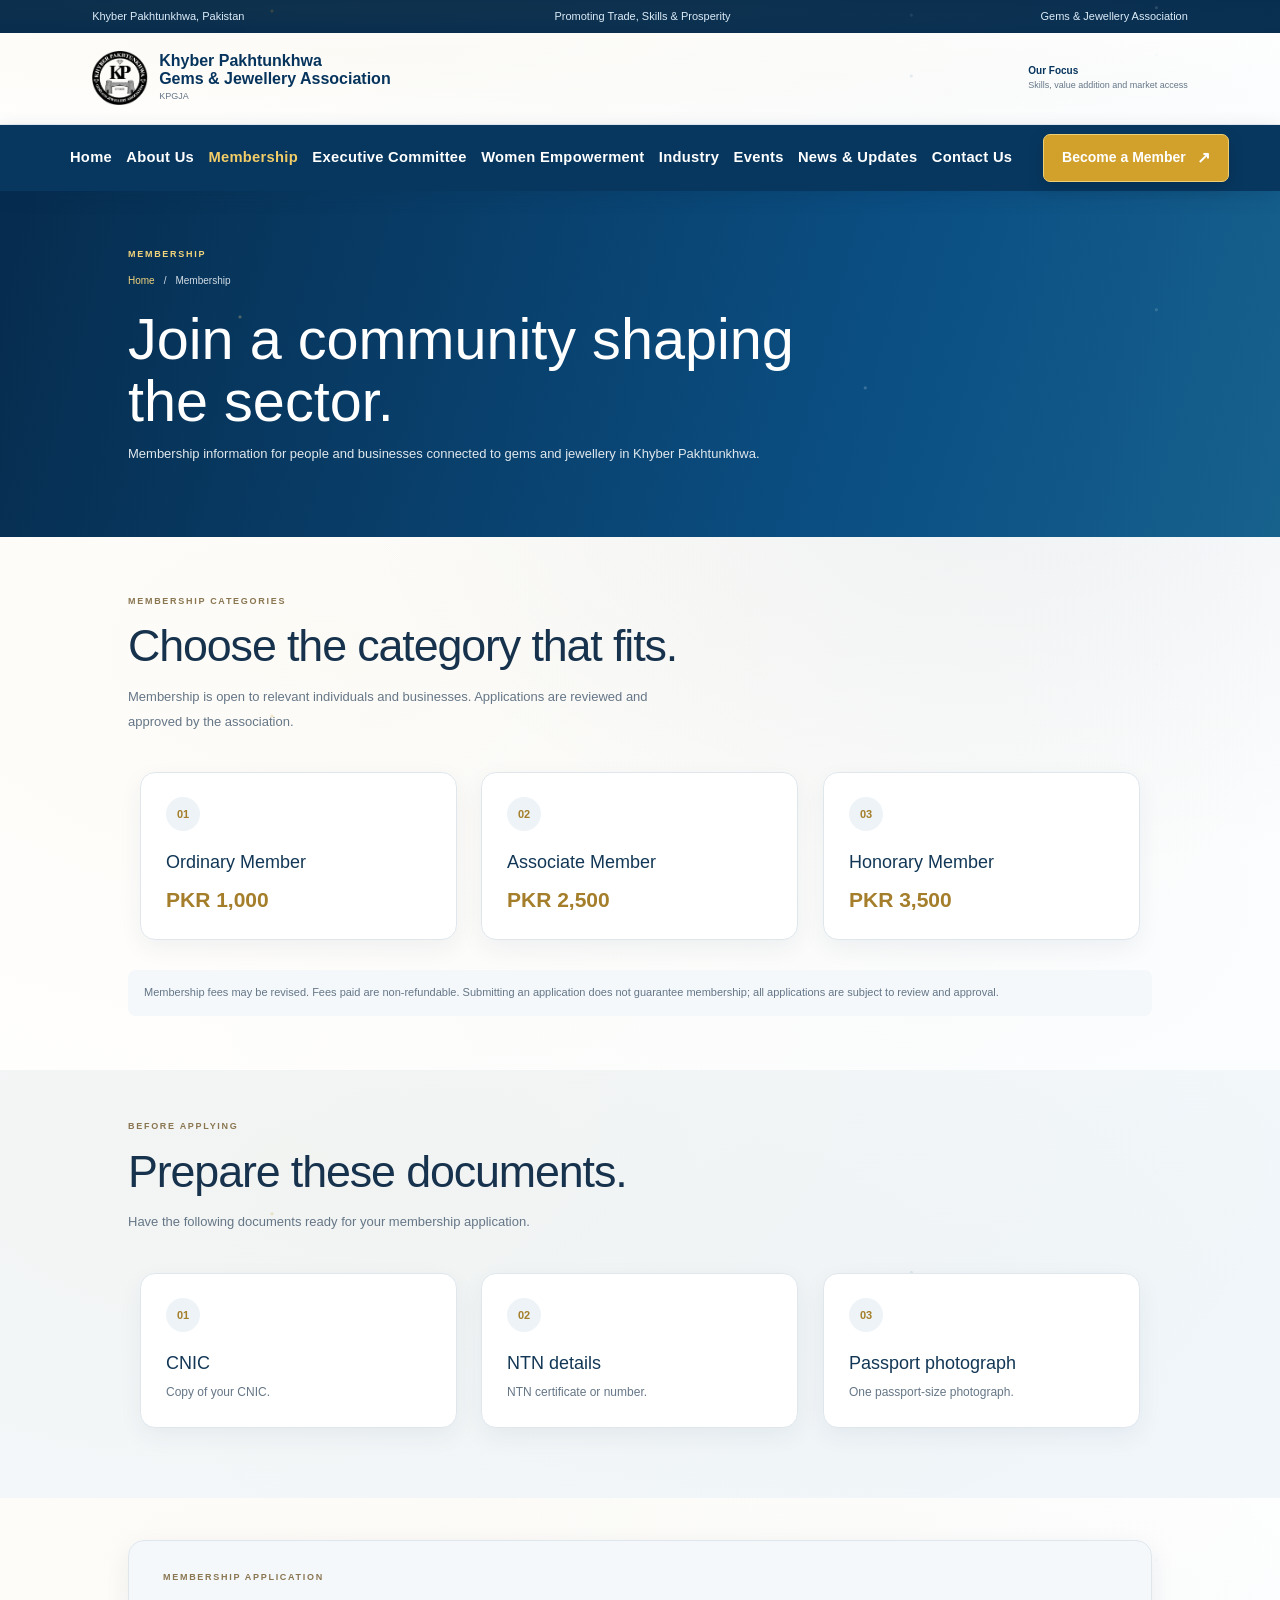
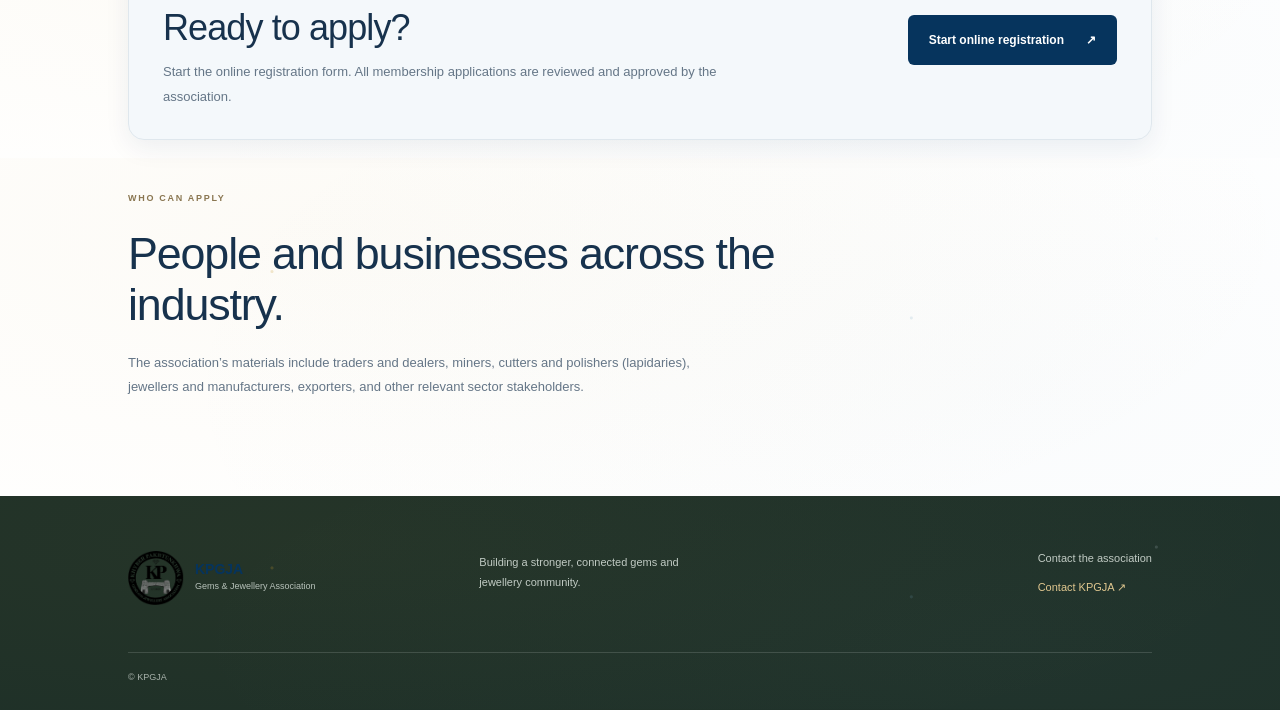
<file: membership.html>
<!doctype html>
<html lang="en">
  <head>
    <meta charset="utf-8" />
    <meta name="viewport" content="width=device-width, initial-scale=1" />
    <meta
      name="description"
      content="KPGJA membership categories, fees and application requirements."
    />
    <title>Membership | KPGJA</title>
    <link
      href="https://cdn.jsdelivr.net/npm/bootstrap@5.3.8/dist/css/bootstrap.min.css"
      rel="stylesheet"
      integrity="sha384-sRIl4kxILFvY47J16cr9ZwB07vP4J8+LH7qKQnuqkuIAvNWLzeN8tE5YBujZqJLB"
      crossorigin="anonymous"
    />
    <link rel="stylesheet" href="styles.css?v=6" />
  </head>
  <body>
    <div class="topbar">
      <span>Khyber Pakhtunkhwa, Pakistan</span
      ><span>Promoting Trade, Skills &amp; Prosperity</span
      ><span>Gems &amp; Jewellery Association</span>
    </div>
    <header class="brand-bar">
      <a class="brand" href="index.html" aria-label="KPGJA home"
        ><img
          class="brand-logo"
          src="assets/img/official/kpgja-logo.png"
          alt="KPGJA logo"
        /><span
          ><strong
            >Khyber Pakhtunkhwa<br />Gems &amp; Jewellery Association</strong
          ><small>KPGJA</small></span
        ></a
      >
      <div class="header-details">
        <div class="mission-note">
          <strong>Our Focus</strong><br />Skills, value addition and market
          access
        </div>
      </div>
    </header>
    <nav
      class="site-header navbar navbar-expand-xl"
      aria-label="Main navigation"
    >
      <a class="mobile-brand navbar-brand" href="index.html">KPGJA</a
      ><button
        class="nav-toggle navbar-toggler"
        type="button"
        data-bs-toggle="collapse"
        data-bs-target="#main-nav"
        aria-expanded="false"
        aria-controls="main-nav"
      >
        <span class="menu-icon" aria-hidden="true">☰</span><span>Menu</span>
      </button>
      <div class="nav-links navbar-collapse collapse" id="main-nav">
        <div class="navbar-nav flex-row">
          <a class="nav-link" href="index.html">Home</a
          ><a class="nav-link" href="about.html">About Us</a
          ><a class="nav-link" href="membership.html" aria-current="page"
            >Membership</a
          ><a class="nav-link" href="executive.html">Executive Committee</a
          ><a class="nav-link" href="women.html">Women Empowerment</a
          ><a class="nav-link" href="industry.html">Industry</a
          ><a class="nav-link" href="events.html">Events</a
          ><a class="nav-link" href="news.html">News &amp; Updates</a
          ><a class="nav-link" href="contact.html">Contact Us</a>
        </div>
      </div>
      <a class="member-nav-cta btn" href="register.html"
        >Become a Member <span aria-hidden="true">↗</span></a
      >
    </nav>

    <main>
      <!-- Page introduction -->
      <section class="page-hero">
        <div class="page-hero-inner">
          <p class="eyebrow">MEMBERSHIP</p>
          <p class="breadcrumb">
            <a href="index.html">Home</a><span>/</span>Membership
          </p>
          <h1>Join a community shaping the sector.</h1>
          <p>
            Membership information for people and businesses connected to gems
            and jewellery in Khyber Pakhtunkhwa.
          </p>
        </div>
        <div class="page-hero-art" aria-hidden="true">
          <span class="page-gem"></span>
        </div>
      </section>
      <section class="section membership-info">
        <div class="membership-section-heading">
          <p class="eyebrow">MEMBERSHIP CATEGORIES</p>
          <h2>Choose the category that fits.</h2>
          <p class="body-copy">
            Membership is open to relevant individuals and businesses.
            Applications are reviewed and approved by the association.
          </p>
        </div>
        <div
          class="membership-tier-grid row row-cols-1 row-cols-md-2 row-cols-xl-3 g-4"
        >
          <div class="col">
            <article class="membership-tier-card card h-100">
              <span class="membership-tier-number">01</span>
              <h3>Ordinary Member</h3>
              <strong>PKR 1,000</strong>
            </article>
          </div>
          <div class="col">
            <article class="membership-tier-card card h-100">
              <span class="membership-tier-number">02</span>
              <h3>Associate Member</h3>
              <strong>PKR 2,500</strong>
            </article>
          </div>
          <div class="col">
            <article class="membership-tier-card card h-100">
              <span class="membership-tier-number">03</span>
              <h3>Honorary Member</h3>
              <strong>PKR 3,500</strong>
            </article>
          </div>
        </div>
        <p class="fee-note">
          Membership fees may be revised. Fees paid are non-refundable.
          Submitting an application does not guarantee membership; all
          applications are subject to review and approval.
        </p>
      </section>
      <section class="section membership-requirements">
        <div class="membership-section-heading">
          <p class="eyebrow">BEFORE APPLYING</p>
          <h2>Prepare these documents.</h2>
          <p class="body-copy">
            Have the following documents ready for your membership application.
          </p>
        </div>
        <div
          class="membership-doc-grid row row-cols-1 row-cols-md-2 row-cols-xl-3 g-4"
        >
          <div class="col">
            <article class="membership-doc-card card h-100">
              <span>01</span>
              <h3>CNIC</h3>
              <p>Copy of your CNIC.</p>
            </article>
          </div>
          <div class="col">
            <article class="membership-doc-card card h-100">
              <span>02</span>
              <h3>NTN details</h3>
              <p>NTN certificate or number.</p>
            </article>
          </div>
          <div class="col">
            <article class="membership-doc-card card h-100">
              <span>03</span>
              <h3>Passport photograph</h3>
              <p>One passport-size photograph.</p>
            </article>
          </div>
        </div>
      </section>
      <!-- Online registration call to action -->
      <section class="section registration-download" id="registration-form">
        <div class="registration-download-card">
          <div>
            <p class="eyebrow">MEMBERSHIP APPLICATION</p>
            <h2>Ready to apply?</h2>
            <p class="body-copy">
              Start the online registration form. All membership applications
              are reviewed and approved by the association.
            </p>
          </div>
          <div class="registration-download-actions">
            <a class="btn button" href="register.html"
              >Start online registration <span aria-hidden="true">↗</span></a
            >
          </div>
        </div>
      </section>
      <section class="section membership-eligibility">
        <p class="eyebrow">WHO CAN APPLY</p>
        <h2>People and businesses across the industry.</h2>
        <p class="body-copy">
          The association’s materials include traders and dealers, miners,
          cutters and polishers (lapidaries), jewellers and manufacturers,
          exporters, and other relevant sector stakeholders.
        </p>
      </section>
    </main>
    <footer>
      <a class="brand brand-footer" href="index.html"
        ><img
          class="brand-logo"
          src="assets/img/official/kpgja-logo.png"
          alt="KPGJA logo"
        /><span
          ><strong>KPGJA</strong
          ><small>Gems &amp; Jewellery Association</small></span
        ></a
      >
      <p>Building a stronger, connected gems and jewellery community.</p>
      <div class="footer-contact">
        <span>Contact the association</span
        ><a href="contact.html">Contact KPGJA ↗</a>
      </div>
      <small class="copyright">© KPGJA</small>
    </footer>
    <script src="site.js" defer></script>
    <script
      src="https://cdn.jsdelivr.net/npm/bootstrap@5.3.8/dist/js/bootstrap.bundle.min.js"
      integrity="sha384-FKyoEForCGlyvwx9Hj09JcYn3nv7wiPVlz7YYwJrWVcXK/BmnVDxM+D2scQbITxI"
      crossorigin="anonymous"
    ></script>
  </body>
</html>
</file>
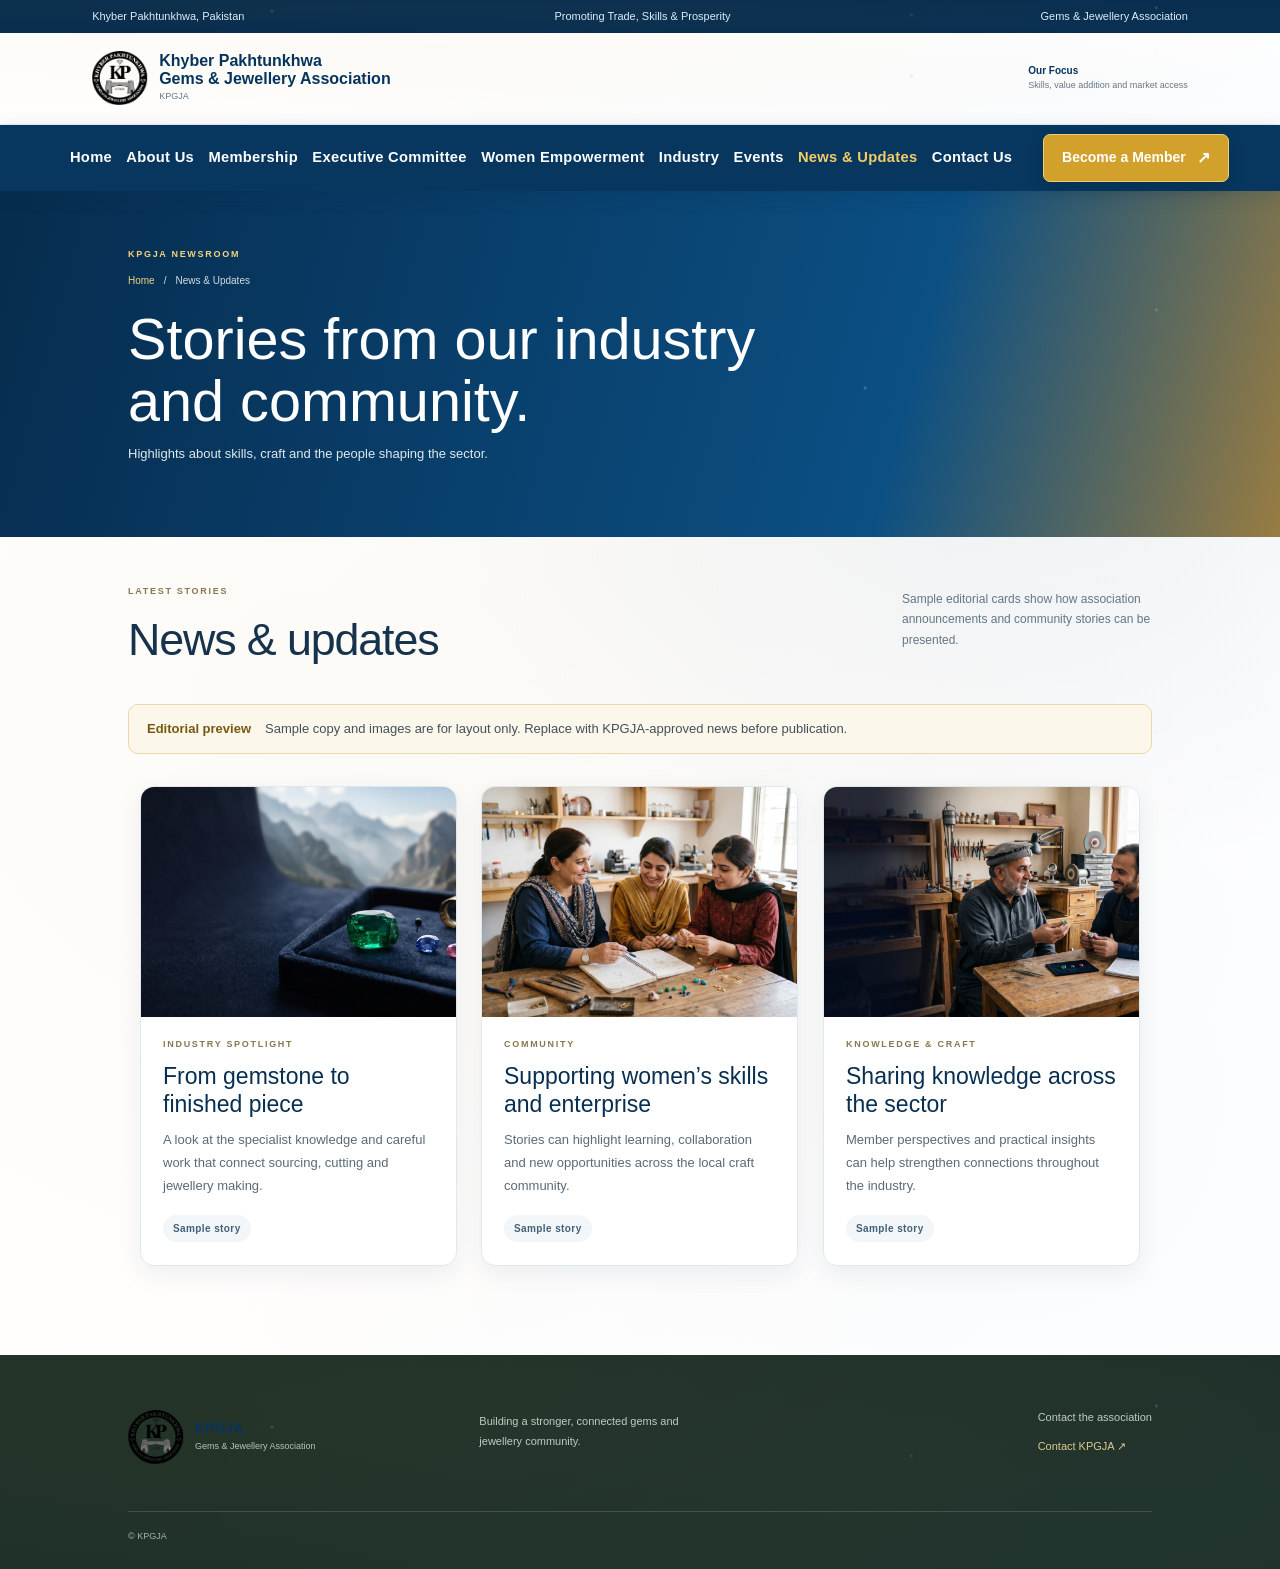
<file: news.html>
<!doctype html>
<html lang="en">
  <head>
    <meta charset="utf-8" />
    <meta name="viewport" content="width=device-width, initial-scale=1" />
    <meta
      name="description"
      content="News and updates from the Khyber Pakhtunkhwa Gems and Jewellery Association"
    />
    <title>News &amp; Updates | KPGJA</title>
    <link
      href="https://cdn.jsdelivr.net/npm/bootstrap@5.3.8/dist/css/bootstrap.min.css"
      rel="stylesheet"
      integrity="sha384-sRIl4kxILFvY47J16cr9ZwB07vP4J8+LH7qKQnuqkuIAvNWLzeN8tE5YBujZqJLB"
      crossorigin="anonymous"
    />
    <link rel="stylesheet" href="styles.css?v=5" />
  </head>
  <body>
    <div class="topbar">
      <span>Khyber Pakhtunkhwa, Pakistan</span
      ><span>Promoting Trade, Skills &amp; Prosperity</span
      ><span>Gems &amp; Jewellery Association</span>
    </div>
    <header class="brand-bar">
      <a class="brand" href="index.html" aria-label="KPGJA home"
        ><img
          class="brand-logo"
          src="assets/img/official/kpgja-logo.png"
          alt="KPGJA logo"
        /><span
          ><strong
            >Khyber Pakhtunkhwa<br />Gems &amp; Jewellery Association</strong
          ><small>KPGJA</small></span
        ></a
      >
      <div class="header-details">
        <div class="mission-note">
          <strong>Our Focus</strong><br />Skills, value addition and market
          access
        </div>
      </div>
    </header>
    <nav
      class="site-header navbar navbar-expand-xl"
      aria-label="Main navigation"
    >
      <a class="mobile-brand navbar-brand" href="index.html">KPGJA</a
      ><button
        class="nav-toggle navbar-toggler"
        type="button"
        data-bs-toggle="collapse"
        data-bs-target="#main-nav"
        aria-expanded="false"
        aria-controls="main-nav"
      >
        <span class="menu-icon" aria-hidden="true">☰</span><span>Menu</span>
      </button>
      <div class="nav-links navbar-collapse collapse" id="main-nav">
        <div class="navbar-nav flex-row">
          <a class="nav-link" href="index.html">Home</a
          ><a class="nav-link" href="about.html">About Us</a
          ><a class="nav-link" href="membership.html">Membership</a
          ><a class="nav-link" href="executive.html">Executive Committee</a
          ><a class="nav-link" href="women.html">Women Empowerment</a
          ><a class="nav-link" href="industry.html">Industry</a
          ><a class="nav-link" href="events.html">Events</a
          ><a class="nav-link" href="news.html" aria-current="page"
            >News &amp; Updates</a
          ><a class="nav-link" href="contact.html">Contact Us</a>
        </div>
      </div>
      <a class="member-nav-cta btn" href="register.html"
        >Become a Member <span aria-hidden="true">↗</span></a
      >
    </nav>
    <main>
      <!-- Page introduction -->
      <section class="page-hero news-hero">
        <div class="page-hero-inner">
          <p class="eyebrow">KPGJA NEWSROOM</p>
          <p class="breadcrumb">
            <a href="index.html">Home</a><span>/</span>News &amp; Updates
          </p>
          <h1>Stories from our industry and community.</h1>
          <p>
            Highlights about skills, craft and the people shaping the sector.
          </p>
        </div>
        <div class="page-hero-art" aria-hidden="true">
          <span class="page-gem"></span>
        </div>
      </section>
      <section class="section publication-section">
        <div class="section-heading">
          <div>
            <p class="eyebrow">LATEST STORIES</p>
            <h2>News &amp; updates</h2>
          </div>
          <p>
            Sample editorial cards show how association announcements and
            community stories can be presented.
          </p>
        </div>
        <div class="sample-content-note">
          <strong>Editorial preview</strong
          ><span
            >Sample copy and images are for layout only. Replace with
            KPGJA-approved news before publication.</span
          >
        </div>
        <div
          class="publication-grid row row-cols-1 row-cols-md-2 row-cols-xl-3 g-4"
        >
          <div class="col">
            <article class="publication-card card h-100">
              <img
                class="publication-card-image card-img-top"
                src="assets/img/placeholders/Slide.jpg"
                alt="Emerald gemstone displayed on a work surface"
              />
              <div class="publication-card-copy card-body">
                <p class="eyebrow">INDUSTRY SPOTLIGHT</p>
                <h3>From gemstone to finished piece</h3>
                <p>
                  A look at the specialist knowledge and careful work that
                  connect sourcing, cutting and jewellery making.
                </p>
                <span class="publication-tag">Sample story</span>
              </div>
            </article>
          </div>
          <div class="col">
            <article class="publication-card card h-100">
              <img
                class="publication-card-image card-img-top"
                src="assets/img/official/women-empowerment.webp"
                alt="Women sharing jewellery making ideas"
              />
              <div class="publication-card-copy card-body">
                <p class="eyebrow">COMMUNITY</p>
                <h3>Supporting women’s skills and enterprise</h3>
                <p>
                  Stories can highlight learning, collaboration and new
                  opportunities across the local craft community.
                </p>
                <span class="publication-tag">Sample story</span>
              </div>
            </article>
          </div>
          <div class="col">
            <article class="publication-card card h-100">
              <img
                class="publication-card-image card-img-top"
                src="assets/img/placeholders/Slider1.jpg"
                alt="Gem professionals discussing a gemstone in a workshop"
              />
              <div class="publication-card-copy card-body">
                <p class="eyebrow">KNOWLEDGE &amp; CRAFT</p>
                <h3>Sharing knowledge across the sector</h3>
                <p>
                  Member perspectives and practical insights can help strengthen
                  connections throughout the industry.
                </p>
                <span class="publication-tag">Sample story</span>
              </div>
            </article>
          </div>
        </div>
      </section>
    </main>
    <footer>
      <a class="brand brand-footer" href="index.html"
        ><img
          class="brand-logo"
          src="assets/img/official/kpgja-logo.png"
          alt="KPGJA logo"
        /><span
          ><strong>KPGJA</strong
          ><small>Gems &amp; Jewellery Association</small></span
        ></a
      >
      <p>Building a stronger, connected gems and jewellery community.</p>
      <div class="footer-contact">
        <span>Contact the association</span
        ><a href="contact.html">Contact KPGJA ↗</a>
      </div>
      <small class="copyright">© KPGJA</small>
    </footer>
    <script src="site.js" defer></script>
    <script
      src="https://cdn.jsdelivr.net/npm/bootstrap@5.3.8/dist/js/bootstrap.bundle.min.js"
      integrity="sha384-FKyoEForCGlyvwx9Hj09JcYn3nv7wiPVlz7YYwJrWVcXK/BmnVDxM+D2scQbITxI"
      crossorigin="anonymous"
    ></script>
  </body>
</html>
</file>
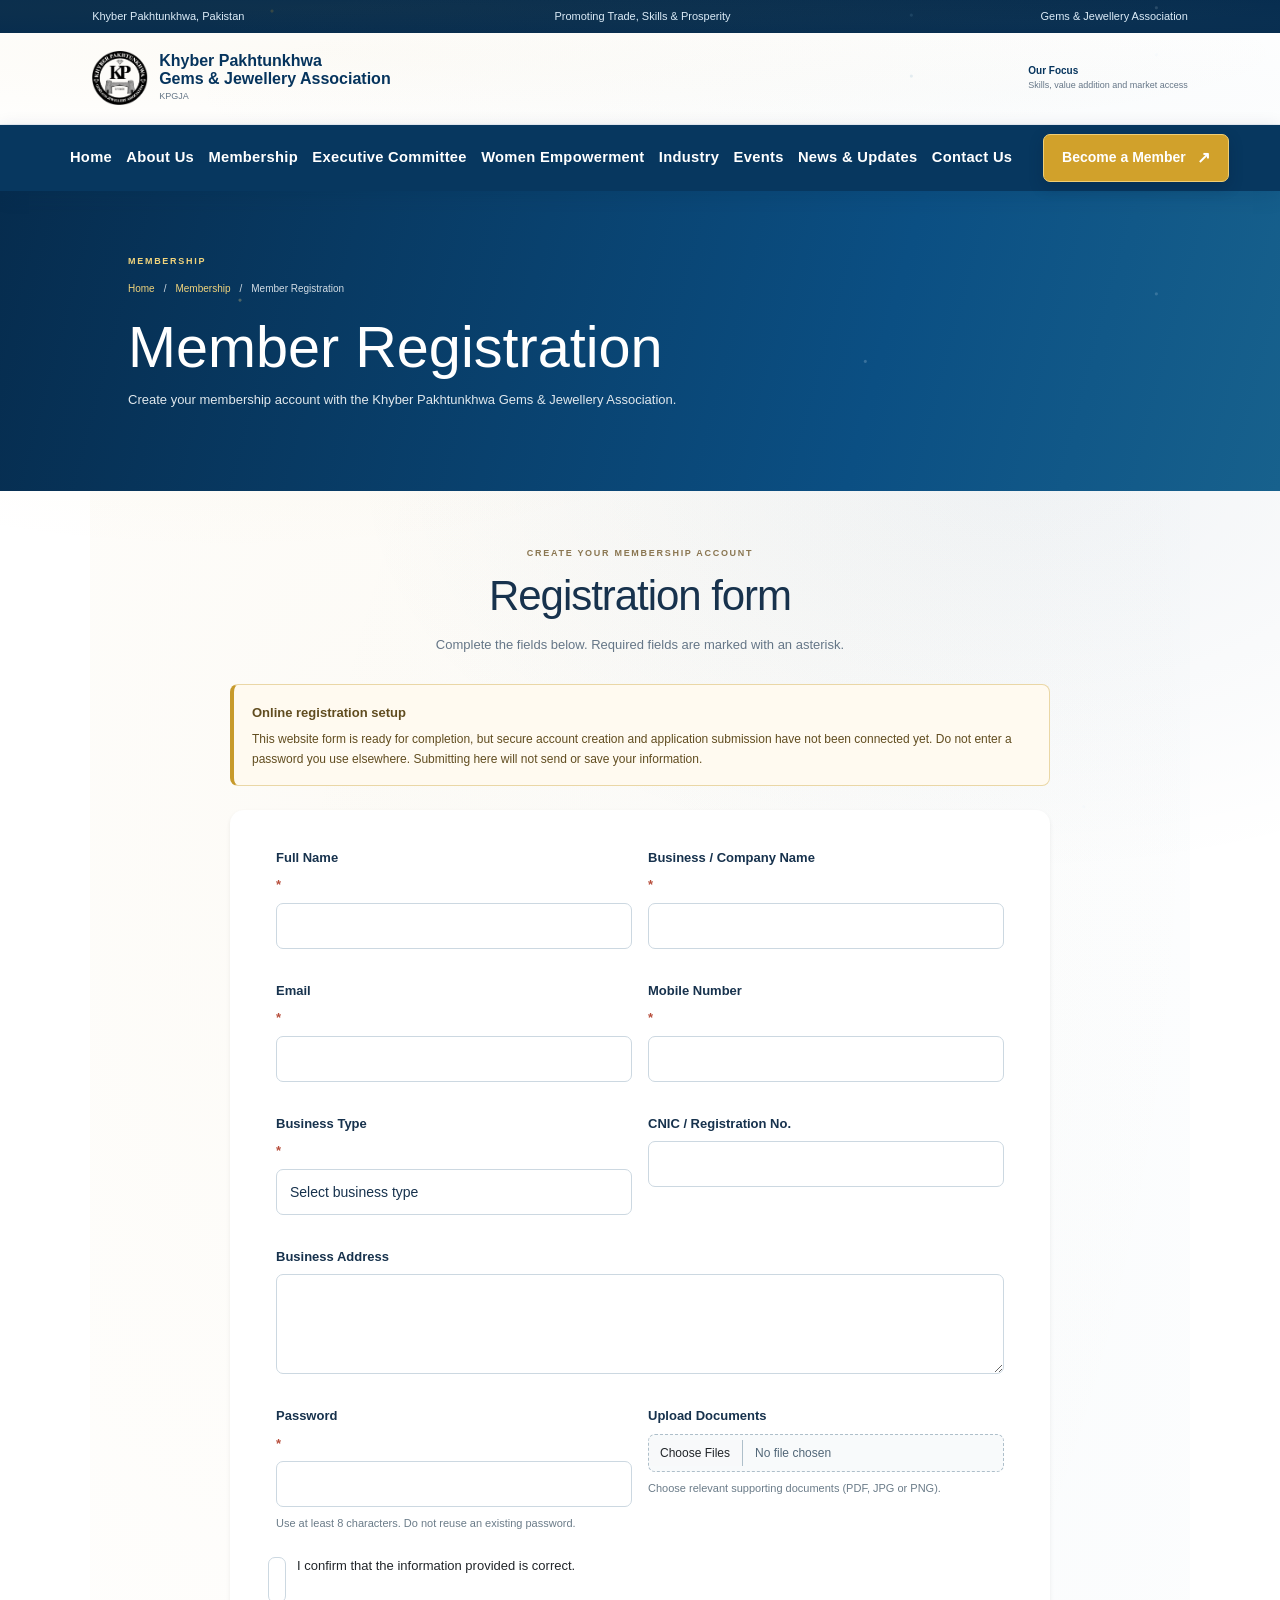
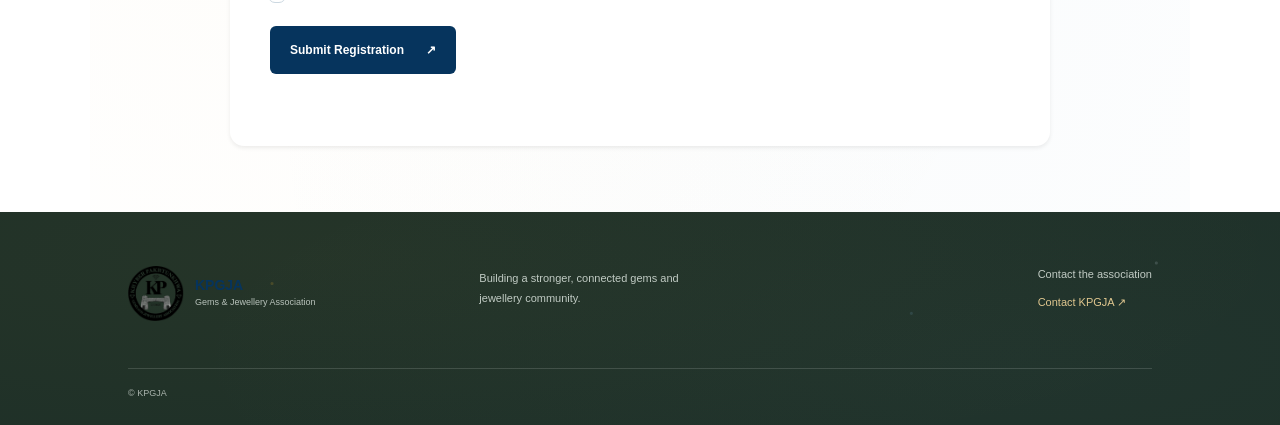
<file: register.html>
<!doctype html>
<html lang="en">
  <head>
    <meta charset="utf-8" />
    <meta name="viewport" content="width=device-width, initial-scale=1" />
    <meta
      name="description"
      content="Apply for KPGJA membership using the online registration form."
    />
    <title>Member Registration | KPGJA</title>
    <link
      href="https://cdn.jsdelivr.net/npm/bootstrap@5.3.8/dist/css/bootstrap.min.css"
      rel="stylesheet"
      integrity="sha384-sRIl4kxILFvY47J16cr9ZwB07vP4J8+LH7qKQnuqkuIAvNWLzeN8tE5YBujZqJLB"
      crossorigin="anonymous"
    />
    <link rel="stylesheet" href="styles.css?v=5" />
  </head>
  <body>
    <div class="topbar">
      <span>Khyber Pakhtunkhwa, Pakistan</span
      ><span>Promoting Trade, Skills &amp; Prosperity</span
      ><span>Gems &amp; Jewellery Association</span>
    </div>
    <header class="brand-bar">
      <a class="brand" href="index.html" aria-label="KPGJA home"
        ><img
          class="brand-logo"
          src="assets/img/official/kpgja-logo.png"
          alt="KPGJA logo"
        /><span
          ><strong
            >Khyber Pakhtunkhwa<br />Gems &amp; Jewellery Association</strong
          ><small>KPGJA</small></span
        ></a
      >
      <div class="header-details">
        <div class="mission-note">
          <strong>Our Focus</strong><br />Skills, value addition and market
          access
        </div>
      </div>
    </header>
    <nav
      class="site-header navbar navbar-expand-xl"
      aria-label="Main navigation"
    >
      <a class="mobile-brand navbar-brand" href="index.html">KPGJA</a
      ><button
        class="nav-toggle navbar-toggler"
        type="button"
        data-bs-toggle="collapse"
        data-bs-target="#main-nav"
        aria-expanded="false"
        aria-controls="main-nav"
      >
        <span class="menu-icon" aria-hidden="true">☰</span><span>Menu</span>
      </button>
      <div class="nav-links navbar-collapse collapse" id="main-nav">
        <div class="navbar-nav flex-row">
          <a class="nav-link" href="index.html">Home</a
          ><a class="nav-link" href="about.html">About Us</a
          ><a class="nav-link" href="membership.html">Membership</a
          ><a class="nav-link" href="executive.html">Executive Committee</a
          ><a class="nav-link" href="women.html">Women Empowerment</a
          ><a class="nav-link" href="industry.html">Industry</a
          ><a class="nav-link" href="events.html">Events</a
          ><a class="nav-link" href="news.html">News &amp; Updates</a
          ><a class="nav-link" href="contact.html">Contact Us</a>
        </div>
      </div>
      <a class="member-nav-cta btn" href="register.html" aria-current="page"
        >Become a Member <span aria-hidden="true">↗</span></a
      >
    </nav>

    <main>
      <!-- Page introduction -->
      <section class="page-hero registration-hero">
        <div class="page-hero-inner">
          <p class="eyebrow">MEMBERSHIP</p>
          <p class="breadcrumb">
            <a href="index.html">Home</a><span>/</span
            ><a href="membership.html">Membership</a><span>/</span>Member
            Registration
          </p>
          <h1>Member Registration</h1>
          <p>
            Create your membership account with the Khyber Pakhtunkhwa Gems
            &amp; Jewellery Association.
          </p>
        </div>
      </section>
      <section class="registration-page section" id="member-registration">
        <div class="registration-heading">
          <p class="eyebrow">CREATE YOUR MEMBERSHIP ACCOUNT</p>
          <h2>Registration form</h2>
          <p class="body-copy">
            Complete the fields below. Required fields are marked with an
            asterisk.
          </p>
        </div>
        <div class="registration-notice" role="note">
          <strong>Online registration setup</strong>
          <p>
            This website form is ready for completion, but secure account
            creation and application submission have not been connected yet. Do
            not enter a password you use elsewhere. Submitting here will not
            send or save your information.
          </p>
        </div>
        <form
          class="member-registration-form card shadow-sm border-0"
          id="member-registration-form"
        >
          <div class="registration-field-grid row g-3">
            <label class="col-12 col-md-6"
              >Full Name <span>*</span
              ><input
                class="form-control"
                name="fullName"
                type="text"
                autocomplete="name"
                required
            /></label>
            <label class="col-12 col-md-6"
              >Business / Company Name <span>*</span
              ><input
                class="form-control"
                name="businessName"
                type="text"
                autocomplete="organization"
                required
            /></label>
            <label class="col-12 col-md-6"
              >Email <span>*</span
              ><input
                class="form-control"
                name="email"
                type="email"
                autocomplete="email"
                required
            /></label>
            <label class="col-12 col-md-6"
              >Mobile Number <span>*</span
              ><input
                class="form-control"
                name="mobile"
                type="tel"
                autocomplete="tel"
                required
            /></label>
            <label class="col-12 col-md-6"
              >Business Type <span>*</span
              ><select class="form-select" name="businessType" required>
                <option value="" selected disabled>Select business type</option>
                <option>Gemstone Trader</option>
                <option>Jeweller</option>
                <option>Lapidary</option>
                <option>Manufacturer</option>
                <option>Exporter</option>
                <option>Designer</option>
                <option>Other</option>
              </select></label
            >
            <label class="col-12 col-md-6"
              >CNIC / Registration No.<input
                class="form-control"
                name="registrationNumber"
                type="text"
                autocomplete="off"
            /></label>
            <label class="registration-address col-12"
              >Business Address<textarea
                class="form-control"
                name="businessAddress"
                rows="4"
                autocomplete="street-address"
              ></textarea>
            </label>
            <label class="col-12 col-md-6"
              >Password <span>*</span
              ><input
                class="form-control"
                name="password"
                type="password"
                minlength="8"
                autocomplete="new-password"
                required
              /><small
                >Use at least 8 characters. Do not reuse an existing
                password.</small
              ></label
            >
            <label class="registration-upload col-12 col-md-6"
              >Upload Documents<input
                class="form-control"
                name="documents"
                type="file"
                accept=".pdf,.jpg,.jpeg,.png"
                multiple
              /><small
                >Choose relevant supporting documents (PDF, JPG or PNG).</small
              ></label
            >
          </div>
          <label class="registration-consent"
            ><input
              class="form-control"
              name="confirmation"
              type="checkbox"
              required
            /><span
              >I confirm that the information provided is correct.</span
            ></label
          >
          <div class="registration-submit-area">
            <button class="btn button registration-submit" type="submit">
              Submit Registration <span aria-hidden="true">↗</span>
            </button>
            <p
              class="registration-form-message"
              id="registration-form-message"
              role="status"
              aria-live="polite"
            ></p>
          </div>
        </form>
      </section>
    </main>
    <footer>
      <a class="brand brand-footer" href="index.html"
        ><img
          class="brand-logo"
          src="assets/img/official/kpgja-logo.png"
          alt="KPGJA logo"
        /><span
          ><strong>KPGJA</strong
          ><small>Gems &amp; Jewellery Association</small></span
        ></a
      >
      <p>Building a stronger, connected gems and jewellery community.</p>
      <div class="footer-contact">
        <span>Contact the association</span
        ><a href="contact.html">Contact KPGJA ↗</a>
      </div>
      <small class="copyright">© KPGJA</small>
    </footer>
    <script src="register.js" defer></script>
    <script src="site.js" defer></script>
    <script
      src="https://cdn.jsdelivr.net/npm/bootstrap@5.3.8/dist/js/bootstrap.bundle.min.js"
      integrity="sha384-FKyoEForCGlyvwx9Hj09JcYn3nv7wiPVlz7YYwJrWVcXK/BmnVDxM+D2scQbITxI"
      crossorigin="anonymous"
    ></script>
  </body>
</html>
</file>
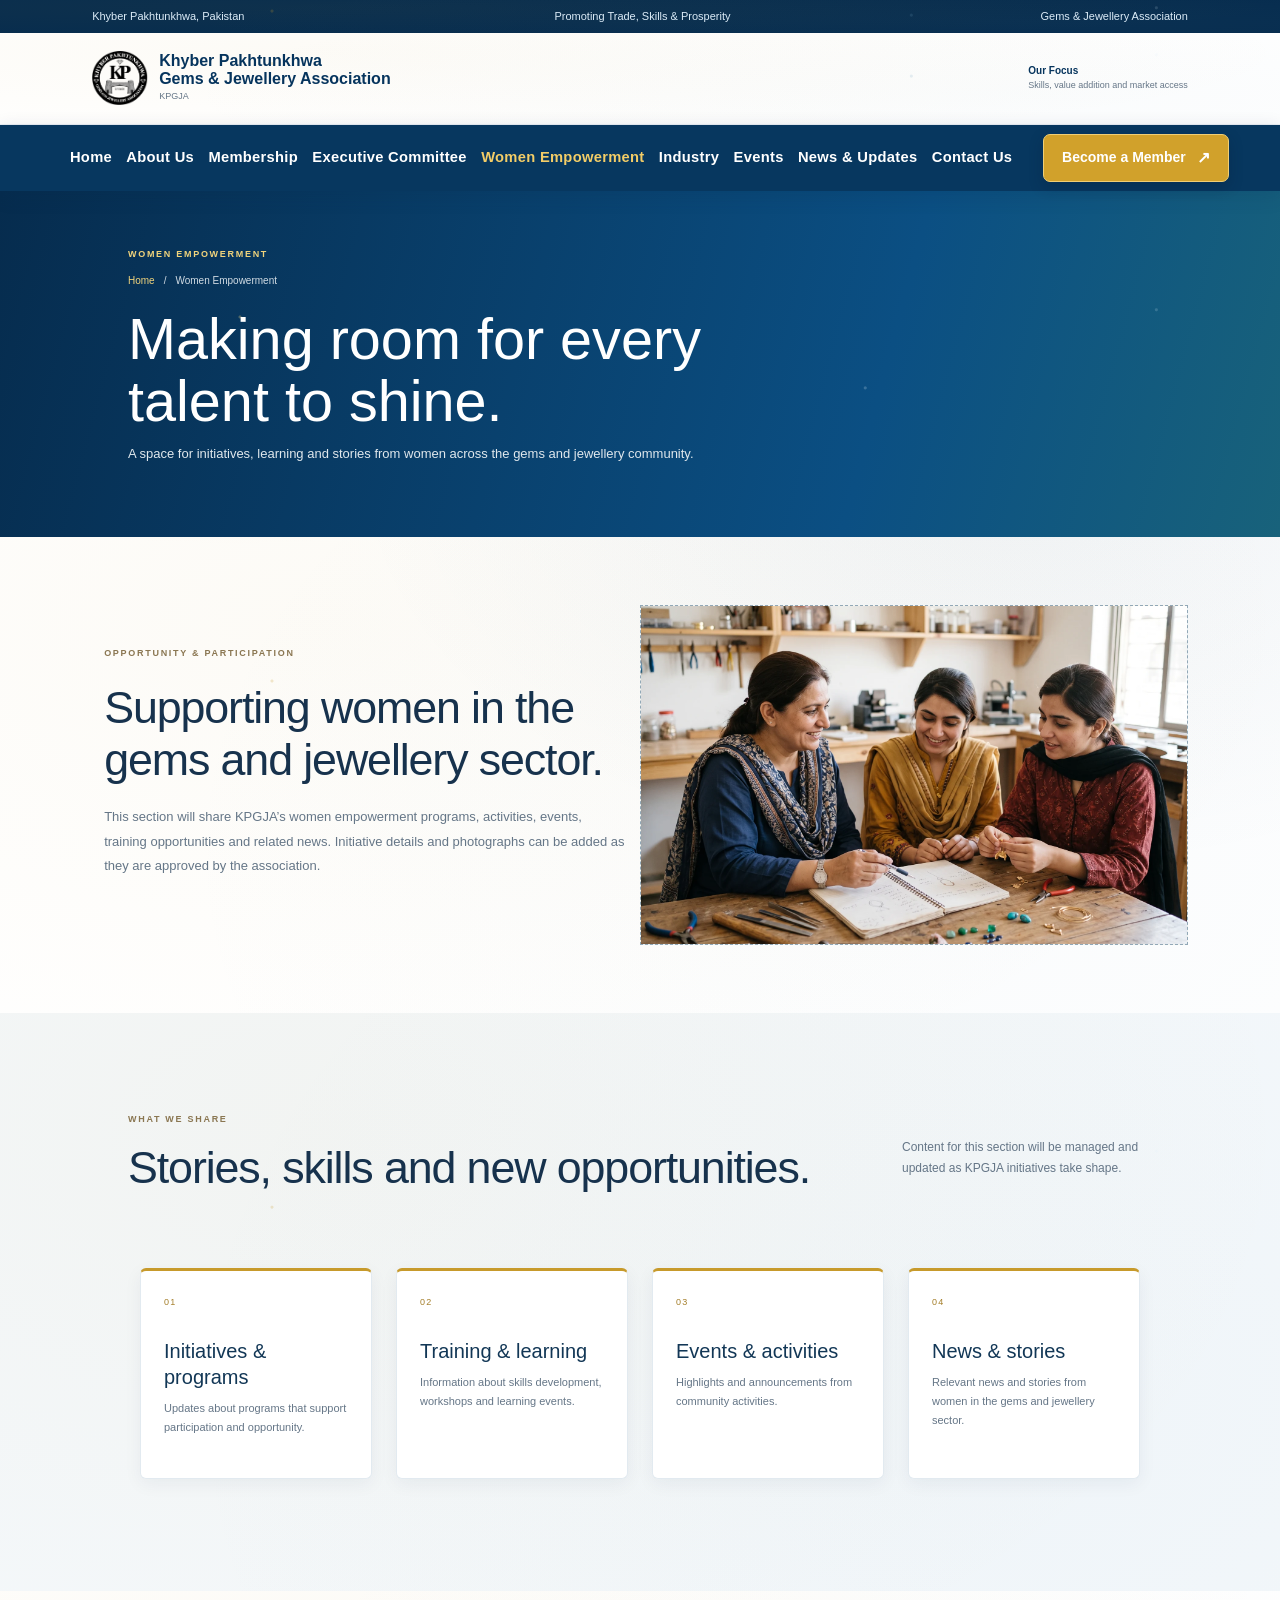
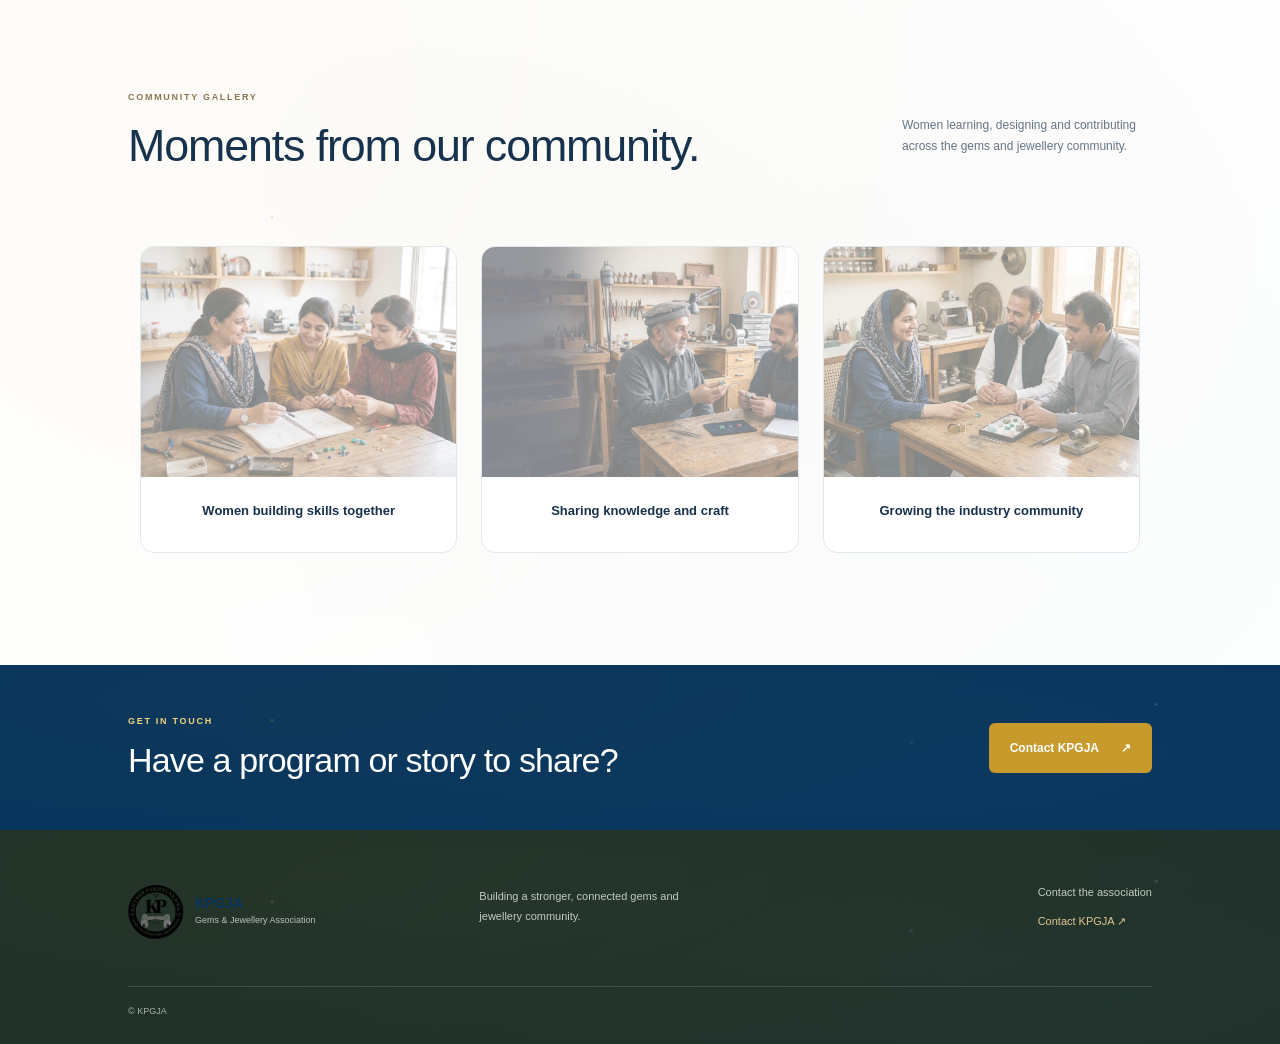
<file: women.html>
<!doctype html>
<html lang="en">
  <head>
    <meta charset="utf-8" />
    <meta name="viewport" content="width=device-width, initial-scale=1" />
    <meta
      name="description"
      content="Women Empowerment initiatives and activities at KPGJA."
    />
    <title>Women Empowerment | KPGJA</title>
    <link
      href="https://cdn.jsdelivr.net/npm/bootstrap@5.3.8/dist/css/bootstrap.min.css"
      rel="stylesheet"
      integrity="sha384-sRIl4kxILFvY47J16cr9ZwB07vP4J8+LH7qKQnuqkuIAvNWLzeN8tE5YBujZqJLB"
      crossorigin="anonymous"
    />
    <link rel="stylesheet" href="styles.css?v=5" />
  </head>
  <body>
    <div class="topbar">
      <span>Khyber Pakhtunkhwa, Pakistan</span
      ><span>Promoting Trade, Skills &amp; Prosperity</span
      ><span>Gems &amp; Jewellery Association</span>
    </div>
    <header class="brand-bar">
      <a class="brand" href="index.html" aria-label="KPGJA home"
        ><img
          class="brand-logo"
          src="assets/img/official/kpgja-logo.png"
          alt="KPGJA logo"
        /><span
          ><strong
            >Khyber Pakhtunkhwa<br />Gems &amp; Jewellery Association</strong
          ><small>KPGJA</small></span
        ></a
      >
      <div class="header-details">
        <div class="mission-note">
          <strong>Our Focus</strong><br />Skills, value addition and market
          access
        </div>
      </div>
    </header>
    <nav
      class="site-header navbar navbar-expand-xl"
      aria-label="Main navigation"
    >
      <a class="mobile-brand navbar-brand" href="index.html">KPGJA</a
      ><button
        class="nav-toggle navbar-toggler"
        type="button"
        data-bs-toggle="collapse"
        data-bs-target="#main-nav"
        aria-expanded="false"
        aria-controls="main-nav"
      >
        <span class="menu-icon" aria-hidden="true">☰</span><span>Menu</span>
      </button>
      <div class="nav-links navbar-collapse collapse" id="main-nav">
        <div class="navbar-nav flex-row">
          <a class="nav-link" href="index.html">Home</a
          ><a class="nav-link" href="about.html">About Us</a
          ><a class="nav-link" href="membership.html">Membership</a
          ><a class="nav-link" href="executive.html">Executive Committee</a
          ><a class="nav-link" href="women.html" aria-current="page"
            >Women Empowerment</a
          ><a class="nav-link" href="industry.html">Industry</a
          ><a class="nav-link" href="events.html">Events</a
          ><a class="nav-link" href="news.html">News &amp; Updates</a
          ><a class="nav-link" href="contact.html">Contact Us</a>
        </div>
      </div>
      <a class="member-nav-cta btn" href="register.html"
        >Become a Member <span aria-hidden="true">↗</span></a
      >
    </nav>

    <main>
      <!-- Page introduction -->
      <section class="page-hero women-hero">
        <div class="page-hero-inner">
          <p class="eyebrow">WOMEN EMPOWERMENT</p>
          <p class="breadcrumb">
            <a href="index.html">Home</a><span>/</span>Women Empowerment
          </p>
          <h1>Making room for every talent to shine.</h1>
          <p>
            A space for initiatives, learning and stories from women across the
            gems and jewellery community.
          </p>
        </div>
        <div class="page-hero-art" aria-hidden="true">
          <span class="page-gem"></span>
        </div>
      </section>

      <!-- Women empowerment overview -->
      <section class="section women-intro row align-items-center g-4">
        <div class="women-intro-copy col-12 col-lg-6">
          <p class="eyebrow">OPPORTUNITY &amp; PARTICIPATION</p>
          <h2>Supporting women in the gems and jewellery sector.</h2>
          <p class="body-copy">
            This section will share KPGJA’s women empowerment programs,
            activities, events, training opportunities and related news.
            Initiative details and photographs can be added as they are approved
            by the association.
          </p>
        </div>
        <div class="women-image-slot women-image-feature col-12 col-lg-6">
          <img
            class="slot-image women-feature-photo"
            src="assets/img/official/women-empowerment.webp"
            alt="Three women collaborating on jewellery designs in a workshop"
          />
        </div>
      </section>

      <!-- Women empowerment programmes -->
      <section class="section women-focus">
        <div class="section-heading">
          <div>
            <p class="eyebrow">WHAT WE SHARE</p>
            <h2>Stories, skills and new opportunities.</h2>
          </div>
          <p>
            Content for this section will be managed and updated as KPGJA
            initiatives take shape.
          </p>
        </div>
        <div
          class="women-card-grid row row-cols-1 row-cols-md-2 row-cols-xl-4 g-4"
        >
          <div class="col">
            <article class="women-card card h-100">
              <span class="women-card-number">01</span>
              <h3>Initiatives &amp; programs</h3>
              <p>
                Updates about programs that support participation and
                opportunity.
              </p>
            </article>
          </div>
          <div class="col">
            <article class="women-card card h-100">
              <span class="women-card-number">02</span>
              <h3>Training &amp; learning</h3>
              <p>
                Information about skills development, workshops and learning
                events.
              </p>
            </article>
          </div>
          <div class="col">
            <article class="women-card card h-100">
              <span class="women-card-number">03</span>
              <h3>Events &amp; activities</h3>
              <p>Highlights and announcements from community activities.</p>
            </article>
          </div>
          <div class="col">
            <article class="women-card card h-100">
              <span class="women-card-number">04</span>
              <h3>News &amp; stories</h3>
              <p>
                Relevant news and stories from women in the gems and jewellery
                sector.
              </p>
            </article>
          </div>
        </div>
      </section>

      <!-- Community gallery -->
      <section class="section women-gallery">
        <div class="section-heading">
          <div>
            <p class="eyebrow">COMMUNITY GALLERY</p>
            <h2>Moments from our community.</h2>
          </div>
          <p>
            Women learning, designing and contributing across the gems and
            jewellery community.
          </p>
        </div>
        <div
          class="women-gallery-grid row row-cols-1 row-cols-md-2 row-cols-xl-3 g-4"
        >
          <div class="col">
            <figure class="women-image-slot card h-100">
              <img
                class="slot-image card-img-top"
                src="assets/img/official/women-empowerment.webp"
                alt="Women collaborating on jewellery designs"
              />
              <figcaption class="card-body">
                Women building skills together
              </figcaption>
            </figure>
          </div>
          <div class="col">
            <figure class="women-image-slot card h-100">
              <img
                class="slot-image card-img-top"
                src="assets/img/placeholders/Slider1.jpg"
                alt="Gem professionals discussing gemstone cutting"
              />
              <figcaption class="card-body">
                Sharing knowledge and craft
              </figcaption>
            </figure>
          </div>
          <div class="col">
            <figure class="women-image-slot card h-100">
              <img
                class="slot-image card-img-top"
                src="assets/img/official/who-we-are.webp"
                alt="Jewellery professionals reviewing gemstones"
              />
              <figcaption class="card-body">
                Growing the industry community
              </figcaption>
            </figure>
          </div>
        </div>
      </section>

      <!-- Women empowerment contact -->
      <section class="women-contact-band">
        <div>
          <p class="eyebrow">GET IN TOUCH</p>
          <h2>Have a program or story to share?</h2>
        </div>
        <a class="btn button button-light" href="contact.html"
          >Contact KPGJA <span aria-hidden="true">↗</span></a
        >
      </section>
    </main>

    <footer>
      <a class="brand brand-footer" href="index.html"
        ><img
          class="brand-logo"
          src="assets/img/official/kpgja-logo.png"
          alt="KPGJA logo"
        /><span
          ><strong>KPGJA</strong
          ><small>Gems &amp; Jewellery Association</small></span
        ></a
      >
      <p>Building a stronger, connected gems and jewellery community.</p>
      <div class="footer-contact">
        <span>Contact the association</span
        ><a href="contact.html">Contact KPGJA ↗</a>
      </div>
      <small class="copyright">© KPGJA</small>
    </footer>
    <script src="site.js" defer></script>
    <script
      src="https://cdn.jsdelivr.net/npm/bootstrap@5.3.8/dist/js/bootstrap.bundle.min.js"
      integrity="sha384-FKyoEForCGlyvwx9Hj09JcYn3nv7wiPVlz7YYwJrWVcXK/BmnVDxM+D2scQbITxI"
      crossorigin="anonymous"
    ></script>
  </body>
</html>
</file>
<file: styles.css>
/* Design tokens, typography, and shared page styles */
:root {
  --ink: #17324d;
  --muted: #657687;
  --cream: #f4f8fb;
  --paper: #fff;
  --green: #06345d;
  --gold: #c79a2b;
  --line: #dfdfd7;
  --serif: "Inter", "Segoe UI", Arial, sans-serif;
  --sans: "Inter", "Segoe UI", Arial, sans-serif;
}
* {
  box-sizing: border-box;
}
html {
  scroll-behavior: smooth;
}
body {
  margin: 0;
  background: var(--paper);
  color: var(--ink);
  font-family: var(--sans);
  -webkit-font-smoothing: antialiased;
}
a {
  color: inherit;
  text-decoration: none;
}
.topbar {
  display: flex;
  justify-content: space-between;
  background: #062c4e;
  color: #dcecf8;
  padding: 8px 7.2%;
  font-size: 10px;
}
.brand-bar {
  min-height: 92px;
  padding: 13px 7.2%;
  display: flex;
  align-items: center;
  justify-content: space-between;
  border-bottom: 1px solid var(--line);
  background: var(--paper);
}
.site-header {
  min-height: 48px;
  padding: 0 7.2%;
  display: flex;
  align-items: center;
  justify-content: center;
  background: var(--green);
  color: #fff;
}
.mobile-brand {
  display: none;
}
.nav-links {
  display: flex;
  align-items: center;
  justify-content: center;
  gap: clamp(10px, 1.7vw, 25px);
}
.nav-links a {
  font-size: 10px;
  font-weight: 600;
  color: #fff;
}
.nav-links a:hover {
  color: #f1d47c;
}
.head-office {
  font-size: 10px;
  line-height: 1.6;
  text-align: right;
  color: var(--muted);
}
.head-office strong {
  color: var(--ink);
}
.brand {
  display: flex;
  align-items: center;
  gap: 11px;
}
.brand-mark {
  width: 54px;
  height: 54px;
  border: 3px solid #fff;
  border-radius: 50%;
  display: grid;
  place-items: center;
  background: linear-gradient(145deg, #101010, #d4aa3b);
  box-shadow: 0 2px 10px #0002;
  font: 700 15px var(--sans);
  color: #fff;
}
.brand strong {
  font-size: 14px;
  letter-spacing: 0;
  color: #06345d;
  line-height: 1.1;
}
.brand small {
  font-size: 9px;
  color: var(--muted);
  margin-top: 4px;
}
.brand strong,
.brand small {
  display: block;
}
.brand strong {
  font-size: 14px;
  letter-spacing: 0;
  line-height: 1.1;
  color: #06345d;
}
.brand small {
  font-size: 9px;
  color: var(--muted);
  margin-top: 3px;
}
.site-header nav {
  display: flex;
  gap: 32px;
}
.site-header nav a {
  font-size: 12px;
  color: #fff;
}
.site-header nav a:hover,
.text-link:hover {
  color: #0b4f83;
}
.button {
  display: inline-flex;
  align-items: center;
  gap: 22px;
  background: var(--green);
  color: #fff;
  padding: 15px 20px;
  font-size: 12px;
  font-weight: 600;
  transition: background 0.2s;
}
.button:hover {
  background: #0b4f83;
}
.button-small {
  padding: 12px 17px;
}
.hero {
  min-height: 590px;
  padding: 76px 7.2% 24px;
  display: grid;
  grid-template-columns: 1.1fr 0.9fr;
  grid-template-rows: 1fr auto;
  column-gap: 7%;
  background: var(--cream);
}
.hero-copy {
  align-self: center;
  padding-bottom: 45px;
}
.eyebrow {
  font-size: 9px;
  letter-spacing: 0.19em;
  font-weight: 700;
  color: #8a7651;
  margin: 0 0 22px;
}
.hero h1 {
  font: 500 clamp(42px, 5.2vw, 70px) / 1.07 var(--serif);
  letter-spacing: -0.035em;
  max-width: 620px;
  margin: 0;
}
.hero h1 em {
  color: #a98e5d;
  font-weight: 500;
}
.intro {
  font-size: 14px;
  line-height: 1.8;
  color: var(--muted);
  max-width: 415px;
  margin: 22px 0 27px;
}
.hero-actions {
  display: flex;
  gap: 27px;
  align-items: center;
}
.text-link {
  font-size: 11px;
  font-weight: 600;
  border-bottom: 1px solid var(--gold);
  padding-bottom: 5px;
}
.text-link span {
  margin-left: 8px;
}
.hero-art {
  position: relative;
  min-height: 380px;
  overflow: hidden;
  background: linear-gradient(145deg, #193a31, #496c56 58%, #9c875a);
  display: grid;
  place-items: center;
}
.hero-art:before,
.hero-art:after {
  content: "";
  position: absolute;
  border: 1px solid #ffffff30;
  border-radius: 50%;
  width: 400px;
  height: 400px;
}
.hero-art:after {
  width: 300px;
  height: 300px;
}
.gem {
  z-index: 1;
  width: min(44%, 205px);
  aspect-ratio: 0.78;
  clip-path: polygon(50% 0, 91% 19%, 100% 61%, 50% 100%, 0 61%, 9% 19%);
  background: linear-gradient(
    135deg,
    #d9c18c 0 14%,
    #f5e8bc 15% 21%,
    #8eb39a 22% 48%,
    #376752 49% 68%,
    #cdb47b 69%
  );
  filter: drop-shadow(0 22px 22px #15271b99);
}
.gem span {
  display: block;
  width: 100%;
  height: 100%;
  background: linear-gradient(
    60deg,
    transparent 49%,
    #ffffff50 50%,
    transparent 51%
  );
}
.orb {
  position: absolute;
  border: 1px solid #d9c18b99;
  border-radius: 50%;
  width: 290px;
  height: 90px;
  transform: rotate(-35deg);
}
.orb-two {
  transform: rotate(35deg);
  width: 350px;
}
.art-caption {
  position: absolute;
  bottom: 19px;
  color: #ffffffba;
  font-size: 8px;
  letter-spacing: 0.22em;
}
.hero-foot {
  grid-column: 1/-1;
  border-top: 1px solid #d8d8ce;
  padding-top: 17px;
  display: flex;
  justify-content: space-between;
  color: var(--muted);
  font-size: 9px;
  letter-spacing: 0.06em;
}
.section {
  padding: 100px 10%;
}
.intro-grid {
  display: grid;
  grid-template-columns: 0.55fr 1.45fr;
  gap: 8%;
  align-items: start;
}
.intro-grid .eyebrow {
  margin-top: 13px;
}
h2 {
  font: 500 clamp(32px, 3.5vw, 48px) / 1.15 var(--serif);
  letter-spacing: -0.025em;
  margin: 0;
}
.body-copy {
  font-size: 13px;
  line-height: 1.9;
  color: var(--muted);
  max-width: 570px;
  margin: 20px 0 24px;
}
.membership-band {
  background: #f4f8fb;
  color: var(--ink);
  padding: 60px 10%;
  display: grid;
  grid-template-columns: 1fr 1fr auto;
  gap: 6%;
  align-items: center;
  border-top: 1px solid var(--line);
  border-bottom: 1px solid var(--line);
}
.membership-band .eyebrow {
  color: #987322;
}
.membership-band h2 {
  font-size: 34px;
}
.membership-band > p {
  font-size: 12px;
  color: var(--muted);
  line-height: 1.8;
  max-width: 370px;
}
.feature-band {
  background: var(--green);
  color: white;
  padding: 72px 10%;
  display: grid;
  grid-template-columns: 1.1fr 1fr auto;
  gap: 6%;
  align-items: center;
}
.feature-band .eyebrow {
  color: #d5bd8d;
}
.feature-band > p {
  font-size: 12px;
  color: #d0d8d1;
  line-height: 1.8;
  max-width: 370px;
}
.button-light {
  background: var(--gold);
  color: #fff;
  white-space: nowrap;
}
.section-heading {
  display: flex;
  justify-content: space-between;
  align-items: end;
  margin-bottom: 38px;
}
.section-heading .eyebrow {
  margin-bottom: 16px;
}
.section-heading > p {
  font-size: 12px;
  color: var(--muted);
  max-width: 250px;
  line-height: 1.7;
}
.card-grid {
  display: grid;
  grid-template-columns: repeat(3, 1fr);
  gap: 14px;
}
.info-card {
  position: relative;
  min-height: 220px;
  padding: 25px;
  background: #f5f4ef;
  border: 1px solid #e9e8e0;
}
.card-number {
  font-size: 9px;
  letter-spacing: 0.15em;
  color: #a48b5b;
}
.info-card h3 {
  font: 500 22px var(--serif);
  margin: 36px 0 10px;
}
.info-card p {
  font-size: 11px;
  line-height: 1.75;
  color: var(--muted);
  max-width: 260px;
}
.info-card > a {
  position: absolute;
  right: 23px;
  bottom: 21px;
  color: #0b4f83;
}
.news-strip {
  border-top: 1px solid var(--line);
  display: grid;
  grid-template-columns: 1fr 1fr auto;
  align-items: center;
  gap: 5%;
}
.news-strip .eyebrow {
  margin-bottom: 13px;
}
.news-strip h2 {
  font-size: 36px;
}
.news-strip > p {
  font-size: 12px;
  color: var(--muted);
  line-height: 1.8;
}
footer {
  background: #1e3028;
  color: #fff;
  padding: 54px 10% 25px;
  display: grid;
  grid-template-columns: 1fr 1fr 1fr;
  gap: 30px;
  align-items: start;
}
.brand-footer .brand-mark {
  color: #e1cc9e;
}
.brand-footer strong {
  color: #fff;
}
.brand-footer small {
  color: #b8c2bb;
}
footer > p {
  font-size: 11px;
  line-height: 1.8;
  color: #c1cbc4;
  max-width: 220px;
  margin: 3px 0;
}
.footer-contact {
  justify-self: end;
  display: grid;
  gap: 12px;
  font-size: 11px;
}
.footer-contact span {
  color: #c1cbc4;
}
.footer-contact a {
  color: #e0c78f;
}
.copyright {
  grid-column: 1/-1;
  border-top: 1px solid #ffffff24;
  padding-top: 18px;
  color: #a9b3ac;
  font-size: 9px;
  margin-top: 16px;
}
@media (max-width: 800px) {
  .brand-bar {
    padding: 10px 5%;
    min-height: 78px;
  }
  .site-header {
    padding: 10px 5%;
  }
  .nav-links {
    gap: 11px;
    flex-wrap: wrap;
  }
  .nav-links a {
    font-size: 9px;
  }
  .head-office {
    font-size: 9px;
  }
  .hero {
    padding: 58px 6% 22px;
    grid-template-columns: 1fr 0.82fr;
    gap: 5%;
  }
  .hero-art {
    min-height: 315px;
  }
  .section {
    padding: 75px 7%;
  }
  .feature-band,
  .membership-band {
    padding: 58px 7%;
    grid-template-columns: 1fr 1fr;
  }
  .feature-band .button {
    grid-column: 2;
    justify-self: start;
  }
  .section-heading {
    gap: 25px;
  }
  .info-card {
    padding: 20px;
  }
  .info-card h3 {
    font-size: 19px;
  }
}
@media (max-width: 580px) {
  .topbar {
    padding: 7px 5%;
    font-size: 8px;
  }
  .brand-bar {
    min-height: 68px;
    padding: 9px 5%;
  }
  .brand-mark {
    width: 42px;
    height: 42px;
  }
  .brand strong {
    font-size: 11px;
  }
  .brand small {
    font-size: 8px;
  }
  .head-office {
    display: none;
  }
  .site-header {
    justify-content: space-between;
    padding: 0 5%;
    min-height: 45px;
  }
  .mobile-brand {
    display: block;
    font-weight: 700;
    font-size: 11px;
    color: #fff;
  }
  .nav-links {
    gap: 9px;
    justify-content: flex-end;
  }
  .nav-links a {
    font-size: 8px;
  }
  .hero {
    display: flex;
    flex-direction: column;
    padding: 52px 6% 20px;
    gap: 24px;
  }
  .hero-copy {
    padding: 0;
  }
  .hero h1 {
    font-size: 46px;
  }
  .intro {
    font-size: 13px;
  }
  .hero-art {
    min-height: 270px;
  }
  .hero-foot {
    width: 100%;
    margin-top: 4px;
  }
  .intro-grid {
    grid-template-columns: 1fr;
    gap: 8px;
  }
  .intro-grid .eyebrow {
    margin-top: 0;
  }
  .feature-band,
  .membership-band {
    grid-template-columns: 1fr;
    gap: 14px;
    padding: 52px 7%;
  }
  .feature-band > p {
    margin: 0;
  }
  .feature-band .button {
    grid-column: auto;
  }
  .section-heading {
    display: block;
  }
  .section-heading > p {
    margin-top: 15px;
  }
  .card-grid {
    grid-template-columns: 1fr;
  }
  .info-card {
    min-height: 175px;
  }
  .info-card h3 {
    margin-top: 25px;
  }
  .news-strip {
    grid-template-columns: 1fr;
    gap: 12px;
  }
  .news-strip > p {
    margin: 0;
    max-width: 350px;
  }
  .news-strip .text-link {
    justify-self: start;
  }
  .section {
    padding: 63px 7%;
  }
  footer {
    grid-template-columns: 1fr;
    gap: 18px;
    padding: 43px 7% 22px;
  }
  .footer-contact {
    justify-self: start;
  }
  .copyright {
    grid-column: auto;
    margin-top: 8px;
  }
}

/* Home page slider states and controls */
.hero-copy {
  transition:
    opacity 0.16s ease,
    transform 0.16s ease;
}
.hero-copy.is-changing {
  opacity: 0.35;
  transform: translateY(5px);
}
.hero-art {
  transition: background 0.45s ease;
}
.hero-art[data-slide="0"] {
  background: linear-gradient(145deg, #082e51, #0b4f83 58%, #c79a2b);
}
.hero-art[data-slide="1"] {
  background: linear-gradient(145deg, #0b2945, #17618d 54%, #d1a740);
}
.hero-art[data-slide="2"] {
  background: linear-gradient(145deg, #123e5c, #39758b 52%, #ad8734);
}
.hero-art[data-slide="1"] .gem {
  filter: hue-rotate(24deg) drop-shadow(0 22px 22px #15271b99);
}
.hero-art[data-slide="2"] .gem {
  filter: hue-rotate(-24deg) drop-shadow(0 22px 22px #15271b99);
}
.slider-controls {
  display: flex;
  align-items: center;
  gap: 12px;
}
.slider-arrow {
  width: 26px;
  height: 26px;
  border: 1px solid #9da9b1;
  border-radius: 50%;
  background: transparent;
  color: var(--ink);
  font-size: 19px;
  line-height: 1;
  cursor: pointer;
}
.slider-arrow:hover,
.slider-arrow:focus-visible {
  background: var(--green);
  color: #fff;
}
.slider-dots {
  display: flex;
  gap: 6px;
}
.slider-dot {
  width: 7px;
  height: 7px;
  padding: 0;
  border: 0;
  border-radius: 50%;
  background: #abb4ba;
  cursor: pointer;
}
.slider-dot.is-active {
  width: 19px;
  border-radius: 8px;
  background: var(--gold);
}
.slide-count {
  font-size: 9px;
  letter-spacing: 0.1em;
  color: var(--muted);
}

.topbar {
  gap: 18px;
}
.header-details {
  display: flex;
  align-items: center;
  gap: 26px;
}
.head-office,
.mission-note {
  font-size: 9px;
  line-height: 1.55;
  color: var(--muted);
  text-align: left;
}
.head-office {
  padding-right: 25px;
  border-right: 1px solid var(--line);
}
.head-office strong,
.mission-note strong {
  color: var(--ink);
  font-size: 10px;
}
.mission-note {
  max-width: 210px;
}
.hero {
  position: relative;
  display: flex;
  flex-direction: column;
  justify-content: center;
  align-items: stretch;
  min-height: min(70vh, 680px);
  padding: 70px 10% 23px;
  overflow: hidden;
  background: #082e51;
}
.hero-copy {
  position: relative;
  z-index: 2;
  align-self: flex-start;
  max-width: min(640px, 65%);
  padding: 0 0 65px;
  color: #fff;
}
.hero .eyebrow {
  color: #f1d47c;
}
.hero h1 {
  color: #fff;
}
.hero h1 em {
  color: #f1d47c;
}
.hero .intro {
  color: #e0e8ed;
}
.hero .button {
  background: var(--gold);
  color: #fff;
}
.hero .button:hover {
  background: #a98120;
}
.hero .text-link {
  color: #fff;
}
.hero-art {
  position: absolute;
  z-index: 1;
  inset: 0;
  min-height: 100%;
  display: block;
  opacity: 0.96;
}
.hero-art:before,
.hero-art:after {
  right: 9%;
  top: 50%;
  transform: translateY(-50%);
  width: min(54vw, 620px);
  height: min(54vw, 620px);
  border-color: #ffffff2e;
}
.hero-art:after {
  width: min(40vw, 450px);
  height: min(40vw, 450px);
}
.hero-art .gem {
  position: absolute;
  right: 20%;
  top: 50%;
  transform: translateY(-50%);
  width: min(22vw, 230px);
}
.hero-art .orb {
  right: 13%;
  top: 50%;
  left: auto;
  width: min(44vw, 520px);
}
.hero-art .orb-two {
  width: min(49vw, 590px);
}
.hero-art .art-caption {
  right: 6%;
  bottom: 68px;
}
.hero-foot {
  position: relative;
  z-index: 3;
  width: 100%;
  margin-top: auto;
  border-top: 1px solid #ffffff55;
  color: #e1e9ed;
}
.hero .slide-count {
  color: #e1e9ed;
}
.hero .slider-arrow {
  border-color: #ffffff90;
  color: #fff;
}
.hero .slider-arrow:hover,
.hero .slider-arrow:focus-visible {
  background: #ffffff;
  color: var(--green);
}
.hero .slider-dot {
  background: #ffffff8a;
}
.hero .slider-dot.is-active {
  background: #f1d47c;
}
@media (max-width: 900px) {
  .topbar {
    font-size: 8px;
  }
  .header-details {
    gap: 14px;
  }
  .head-office {
    padding-right: 13px;
  }
  .mission-note {
    max-width: 170px;
  }
  .nav-links {
    gap: 10px;
  }
  .hero-copy {
    max-width: 70%;
  }
}
@media (max-width: 580px) {
  .topbar span:nth-child(2) {
    display: none;
  }
  .header-details {
    display: none;
  }
  .hero {
    min-height: 590px;
    padding: 57px 6% 20px;
  }
  .hero-copy {
    max-width: 100%;
    padding-bottom: 95px;
  }
  .hero h1 {
    font-size: 42px;
  }
  .hero-art:before,
  .hero-art:after {
    right: -20%;
    top: 56%;
    width: 90vw;
    height: 90vw;
  }
  .hero-art:after {
    width: 68vw;
    height: 68vw;
  }
  .hero-art .gem {
    right: 8%;
    top: 60%;
    width: 33vw;
  }
  .hero-art .orb {
    right: -10%;
    top: 61%;
    width: 90vw;
  }
  .hero-art .orb-two {
    width: 100vw;
  }
  .hero-art .art-caption {
    right: 5%;
    bottom: 86px;
    font-size: 7px;
  }
  .hero-foot {
    gap: 12px;
    align-items: center;
  }
  .slider-controls {
    gap: 7px;
  }
  .slider-arrow {
    width: 23px;
    height: 23px;
  }
  .slide-count {
    font-size: 8px;
  }
}

.page-hero {
  position: relative;
  overflow: hidden;
  min-height: 300px;
  padding: 57px 10%;
  display: flex;
  align-items: center;
  background: linear-gradient(105deg, #062c4e, #0b4f83 68%, #17618d);
  color: #fff;
}
.page-hero-inner {
  position: relative;
  z-index: 1;
  max-width: 700px;
}
.page-hero .eyebrow {
  color: #f1d47c;
  margin-bottom: 12px;
}
.page-hero h1 {
  font: 500 clamp(36px, 4.5vw, 58px) / 1.08 var(--serif);
  max-width: 670px;
  margin: 20px 0 12px;
}
.page-hero-inner > p:last-child {
  font-size: 13px;
  color: #e0e8ed;
}
.breadcrumb {
  display: flex;
  gap: 9px;
  font-size: 10px;
  color: #d2dce4;
}
.breadcrumb a {
  color: #f1d47c;
}
.page-hero-art {
  position: absolute;
  right: 13%;
  top: 50%;
  width: 190px;
  height: 220px;
  transform: translateY(-50%);
  border: 1px solid #ffffff3b;
  border-radius: 50%;
  display: grid;
  place-items: center;
}
.page-hero-art:before,
.page-hero-art:after {
  content: "";
  position: absolute;
  width: 145px;
  height: 180px;
  border: 1px solid #ffffff32;
  border-radius: 50%;
  transform: rotate(55deg);
}
.page-hero-art:after {
  transform: rotate(-55deg);
}
.page-gem {
  width: 80px;
  height: 115px;
  clip-path: polygon(50% 0, 90% 19%, 100% 61%, 50% 100%, 0 61%, 10% 19%);
  background: linear-gradient(
    130deg,
    #f4e2ab 0 22%,
    #4b8aa1 23% 52%,
    #0f4568 53% 72%,
    #c79a2b 73%
  );
}
.about-profile {
  display: grid;
  grid-template-columns: 0.55fr 1.45fr;
  gap: 8%;
  align-items: start;
}
.about-label {
  display: flex;
  justify-content: space-between;
  gap: 16px;
}
.about-label span {
  font-size: 9px;
  color: var(--muted);
  letter-spacing: 0.12em;
}
.about-profile h2 {
  max-width: 760px;
}
.copy-note {
  font-size: 10px;
  color: #7b8790;
  border-left: 2px solid var(--gold);
  padding-left: 10px;
}
.purpose-grid {
  display: grid;
  grid-template-columns: 1fr 1fr;
  background: #f4f8fb;
}
.purpose-grid article {
  padding: 58px 14%;
  border: 1px solid #e5edf4;
}
.purpose-grid article + article {
  background: #eaf2f8;
}
.purpose-grid .eyebrow {
  margin-bottom: 14px;
}
.purpose-grid h2 {
  font-size: 34px;
  max-width: 450px;
}
.purpose-grid article > p:last-child {
  max-width: 450px;
  color: var(--muted);
  font-size: 12px;
  line-height: 1.8;
  margin-bottom: 0;
}
.objectives {
  padding-top: 85px;
  padding-bottom: 85px;
}
.objective-grid {
  display: grid;
  grid-template-columns: repeat(4, 1fr);
  gap: 12px;
  margin-top: 35px;
}
.objective-grid article {
  padding: 22px 20px 25px;
  border: 1px solid #e4ebf0;
  background: #fff;
  min-height: 190px;
}
.objective-grid article > span {
  font-size: 9px;
  letter-spacing: 0.15em;
  color: #a47e2a;
}
.objective-grid h3 {
  font: 500 20px var(--serif);
  margin: 28px 0 8px;
}
.objective-grid p {
  font-size: 11px;
  line-height: 1.75;
  color: var(--muted);
}
.activities-band {
  background: var(--green);
  color: #fff;
  padding: 62px 10%;
  display: grid;
  grid-template-columns: 1fr 1fr auto;
  gap: 6%;
  align-items: center;
}
.activities-band .eyebrow {
  color: #f1d47c;
}
.activities-band h2 {
  max-width: 420px;
}
.activities-band > p {
  font-size: 12px;
  color: #d0d8e0;
  line-height: 1.8;
}
.activities-band .button-light {
  background: var(--gold);
  white-space: nowrap;
}
@media (max-width: 800px) {
  .page-hero {
    padding: 52px 7%;
  }
  .page-hero-art {
    right: 5%;
    opacity: 0.5;
  }
  .about-profile {
    grid-template-columns: 1fr;
    gap: 14px;
  }
  .about-label {
    justify-content: flex-start;
  }
  .purpose-grid article {
    padding: 45px 9%;
  }
  .objective-grid {
    grid-template-columns: repeat(2, 1fr);
  }
  .activities-band {
    padding: 52px 7%;
    grid-template-columns: 1fr 1fr;
  }
  .activities-band .button {
    grid-column: 2;
    justify-self: start;
  }
}
@media (max-width: 580px) {
  .page-hero {
    min-height: 290px;
    padding: 43px 7%;
  }
  .page-hero-art {
    right: -40px;
    width: 150px;
    height: 180px;
    opacity: 0.35;
  }
  .page-hero h1 {
    font-size: 39px;
  }
  .purpose-grid {
    grid-template-columns: 1fr;
  }
  .purpose-grid article {
    padding: 42px 7%;
  }
  .purpose-grid h2 {
    font-size: 30px;
  }
  .objective-grid {
    grid-template-columns: 1fr;
  }
  .objective-grid article {
    min-height: 150px;
  }
  .objective-grid h3 {
    margin-top: 20px;
  }
  .activities-band {
    grid-template-columns: 1fr;
    gap: 12px;
    padding: 47px 7%;
  }
  .activities-band .button {
    grid-column: auto;
  }
  .activities-band > p {
    margin: 0;
  }
}

.hero-art .slider-image {
  position: absolute;
  z-index: 0;
  inset: 0;
  width: 100%;
  height: 100%;
  object-fit: cover;
  object-position: center;
  display: block;
}
.hero-art .slider-image[hidden] {
  display: none;
}
.hero-art .slider-image-overlay {
  position: absolute;
  z-index: 1;
  inset: 0;
  background: linear-gradient(
    90deg,
    #062c4ef0 0%,
    #062c4eb5 44%,
    #062c4e45 100%
  );
}
.hero-art:before,
.hero-art:after {
  z-index: 2;
}
.hero-art .orb {
  z-index: 2;
}
.hero-art .gem {
  z-index: 3;
}
.hero-art .art-caption {
  z-index: 3;
}

.women-hero {
  background: linear-gradient(105deg, #062c4e, #0b4f83 68%, #18627b);
}
.women-intro {
  display: grid;
  grid-template-columns: 1fr 1fr;
  gap: 7%;
  align-items: center;
}
.women-intro-copy h2 {
  max-width: 600px;
}
.women-intro-copy .body-copy {
  max-width: 560px;
}
.women-image-slot {
  position: relative;
  min-height: 245px;
  padding: 20px;
  display: flex;
  flex-direction: column;
  align-items: center;
  justify-content: center;
  gap: 8px;
  border: 1px dashed #92a8b7;
  background: linear-gradient(135deg, #edf3f6, #f8f7f1);
  color: #526778;
  text-align: center;
  font-size: 12px;
  font-weight: 600;
}
.women-image-slot small {
  font-size: 10px;
  font-weight: 400;
  color: #778894;
}
.women-image-feature {
  min-height: 340px;
  background: linear-gradient(145deg, #e7eff3, #f7f5ed);
}
.image-slot-icon {
  width: 42px;
  height: 42px;
  display: grid;
  place-items: center;
  border: 1px solid #b2c1c8;
  border-radius: 50%;
  color: #a47e2a;
  font-size: 20px;
}
.women-focus {
  background: #f4f8fb;
}
.women-card-grid {
  display: grid;
  grid-template-columns: repeat(4, 1fr);
  gap: 12px;
  margin-top: 34px;
}
.women-card {
  padding: 22px 20px;
  background: #fff;
  border: 1px solid #e2eaf0;
  min-height: 195px;
}
.women-card-number {
  font-size: 9px;
  letter-spacing: 0.15em;
  color: #a47e2a;
}
.women-card h3 {
  font: 500 20px var(--serif);
  margin: 28px 0 9px;
}
.women-card p {
  font-size: 11px;
  line-height: 1.75;
  color: var(--muted);
}
.women-gallery-grid {
  display: grid;
  grid-template-columns: repeat(3, 1fr);
  gap: 14px;
  margin-top: 30px;
}
.women-gallery-grid .women-image-slot {
  min-height: 235px;
}
.women-contact-band {
  padding: 50px 10%;
  display: flex;
  align-items: center;
  justify-content: space-between;
  gap: 25px;
  background: var(--green);
  color: #fff;
}
.women-contact-band .eyebrow {
  color: #f1d47c;
  margin-bottom: 12px;
}
.women-contact-band h2 {
  font-size: 34px;
}
.women-contact-band .button-light {
  background: var(--gold);
  white-space: nowrap;
}
@media (max-width: 800px) {
  .women-card-grid {
    grid-template-columns: repeat(2, 1fr);
  }
  .women-intro {
    gap: 5%;
  }
  .women-image-feature {
    min-height: 280px;
  }
  .women-contact-band {
    padding: 45px 7%;
  }
}
@media (max-width: 580px) {
  .women-intro {
    grid-template-columns: 1fr;
    gap: 24px;
  }
  .women-image-feature {
    min-height: 230px;
  }
  .women-card-grid,
  .women-gallery-grid {
    grid-template-columns: 1fr;
  }
  .women-card {
    min-height: 160px;
  }
  .women-card h3 {
    margin-top: 20px;
  }
  .women-gallery-grid .women-image-slot {
    min-height: 210px;
  }
  .women-contact-band {
    align-items: flex-start;
    flex-direction: column;
    gap: 15px;
    padding: 42px 7%;
  }
  .women-contact-band h2 {
    font-size: 29px;
  }
}

.industry-hero {
  background: linear-gradient(105deg, #062c4e, #0b4f83 65%, #27808b);
}
.industry-intro {
  display: grid;
  grid-template-columns: 1fr 1fr;
  gap: 8%;
  align-items: start;
}
.industry-intro h2 {
  max-width: 570px;
}
.industry-intro .body-copy {
  margin-top: 0;
}
.industry-categories {
  padding-top: 30px;
}
.industry-grid {
  display: grid;
  grid-template-columns: repeat(3, 1fr);
  gap: 15px;
  margin-top: 32px;
}
.industry-card {
  border: 1px solid #e2eaf0;
  background: #fff;
  overflow: hidden;
}
.industry-image-slot {
  position: relative;
  min-height: 205px;
  display: flex;
  flex-direction: column;
  align-items: center;
  justify-content: center;
  gap: 7px;
  background: linear-gradient(135deg, #edf3f6, #f7f5ed);
  border-bottom: 1px dashed #aabac5;
  color: #5e7180;
}
.industry-image-slot > span {
  font: 500 38px var(--serif);
  color: #a47e2a;
  opacity: 0.75;
}
.industry-image-slot small {
  font-size: 10px;
}
.industry-card-copy {
  padding: 20px 21px 23px;
}
.industry-card-copy .eyebrow {
  font-size: 8px;
  margin-bottom: 10px;
}
.industry-card-copy h3 {
  font: 500 24px var(--serif);
  margin: 0 0 8px;
}
.industry-card-copy p:last-child {
  font-size: 11px;
  line-height: 1.75;
  color: var(--muted);
  margin-bottom: 0;
}
.industry-resource-band {
  padding: 58px 10%;
  display: grid;
  grid-template-columns: 1fr 1fr auto;
  gap: 6%;
  align-items: center;
  background: var(--green);
  color: #fff;
}
.industry-resource-band .eyebrow {
  color: #f1d47c;
}
.industry-resource-band h2 {
  max-width: 450px;
}
.industry-resource-band > p {
  font-size: 12px;
  color: #d0d8e0;
  line-height: 1.8;
}
.industry-resource-band .button-light {
  background: var(--gold);
  white-space: nowrap;
}
@media (max-width: 800px) {
  .industry-intro {
    gap: 5%;
  }
  .industry-grid {
    grid-template-columns: repeat(2, 1fr);
  }
  .industry-resource-band {
    padding: 52px 7%;
    grid-template-columns: 1fr 1fr;
  }
  .industry-resource-band .button {
    grid-column: 2;
    justify-self: start;
  }
}
@media (max-width: 580px) {
  .industry-intro {
    grid-template-columns: 1fr;
    gap: 8px;
  }
  .industry-categories {
    padding-top: 8px;
  }
  .industry-grid {
    grid-template-columns: 1fr;
  }
  .industry-image-slot {
    min-height: 215px;
  }
  .industry-resource-band {
    grid-template-columns: 1fr;
    gap: 12px;
    padding: 46px 7%;
  }
  .industry-resource-band .button {
    grid-column: auto;
  }
  .industry-resource-band > p {
    margin: 0;
  }
}

.executive-hero {
  background: linear-gradient(105deg, #062c4e, #0b4f83 68%, #94763a);
}
.executive-intro {
  display: grid;
  grid-template-columns: 0.8fr 1.2fr;
  gap: 8%;
  align-items: start;
}
.executive-intro h2 {
  max-width: 470px;
}
.executive-intro .body-copy {
  margin-top: 0;
}
.executive-grid-section {
  padding-top: 15px;
}
.executive-grid {
  display: grid;
  grid-template-columns: repeat(4, 1fr);
  gap: 15px;
}
.executive-card {
  border: 1px solid #e2eaf0;
  background: #fff;
}
.executive-photo-slot {
  min-height: 220px;
  display: grid;
  place-items: center;
  background: linear-gradient(145deg, #edf3f6, #f4f1e7);
  border-bottom: 1px dashed #aabac5;
  color: #a47e2a;
  font: 500 42px var(--serif);
}
.executive-card-info {
  padding: 16px 18px 18px;
}
.executive-card-info h3 {
  font: 500 20px var(--serif);
  margin: 0 0 5px;
}
.executive-card-info p {
  font-size: 10px;
  color: var(--muted);
  margin: 0;
}
.executive-card:last-child:nth-child(4n + 1) {
  grid-column: 2;
}
@media (max-width: 800px) {
  .executive-grid {
    grid-template-columns: repeat(3, 1fr);
  }
  .executive-card:last-child:nth-child(4n + 1) {
    grid-column: auto;
  }
  .executive-intro {
    grid-template-columns: 1fr;
    gap: 10px;
  }
}
@media (max-width: 580px) {
  .executive-grid {
    grid-template-columns: repeat(2, 1fr);
    gap: 10px;
  }
  .executive-photo-slot {
    min-height: 175px;
  }
  .executive-card-info {
    padding: 13px;
  }
  .executive-card-info h3 {
    font-size: 17px;
  }
}

.events-hero {
  background: linear-gradient(105deg, #062c4e, #0b4f83 70%, #28867d);
}
.news-hero {
  background: linear-gradient(105deg, #062c4e, #0b4f83 70%, #987c42);
}
.contact-hero {
  background: linear-gradient(105deg, #062c4e, #0b4f83 70%, #287b8a);
} /* Shared Events and News card layout */
.publication-section {
  min-height: 390px;
}
.public-empty-state {
  margin-top: 32px;
  min-height: 245px;
  padding: 35px;
  display: flex;
  flex-direction: column;
  align-items: center;
  justify-content: center;
  text-align: center;
  background: #f4f8fb;
  border: 1px dashed #b6c4cd;
}
.empty-state-mark {
  width: 44px;
  height: 44px;
  border: 1px solid #c79a2b;
  border-radius: 50%;
  display: grid;
  place-items: center;
  color: #a47e2a;
  font-size: 20px;
}
.public-empty-state h3 {
  font: 500 25px var(--serif);
  margin: 17px 0 8px;
}
.public-empty-state p {
  max-width: 440px;
  font-size: 12px;
  line-height: 1.7;
  color: var(--muted);
}
.public-empty-state .text-link {
  margin-top: 5px;
}
.contact-layout {
  display: grid;
  grid-template-columns: 1fr 1fr;
  gap: 8%;
  align-items: start;
}
.contact-details h2,
.contact-form-wrap h2 {
  font-size: 34px;
}
.contact-confirm-note {
  font-size: 10px;
  line-height: 1.6;
  color: #7a858d;
  margin: 10px 0 22px;
}
.contact-detail-row {
  padding: 16px 0;
  border-bottom: 1px solid var(--line);
}
.contact-detail-row span {
  font-size: 9px;
  letter-spacing: 0.12em;
  text-transform: uppercase;
  color: #a47e2a;
  font-weight: 700;
}
.contact-detail-row p {
  font-size: 12px;
  line-height: 1.7;
  margin: 7px 0 0;
}
.contact-map-slot {
  margin-top: 20px;
  min-height: 170px;
  background: linear-gradient(135deg, #edf3f6, #f7f5ed);
  border: 1px dashed #9eb0bc;
  display: flex;
  flex-direction: column;
  align-items: center;
  justify-content: center;
  gap: 8px;
  color: #526778;
  font-size: 12px;
}
.contact-map-slot small {
  font-size: 10px;
  color: var(--muted);
}
.contact-form-wrap {
  padding: 28px;
  border: 1px solid #e2eaf0;
  background: #fff;
}
.contact-form {
  display: grid;
  gap: 16px;
}
.contact-form label {
  display: grid;
  gap: 7px;
  font-size: 11px;
  font-weight: 600;
}
.contact-form label > span {
  color: #ad4c3b;
}
.contact-form input,
.contact-form textarea {
  width: 100%;
  padding: 11px 12px;
  border: 1px solid #ccd6dd;
  background: #fff;
  font: 400 12px var(--sans);
  color: var(--ink);
}
.contact-form input:focus,
.contact-form textarea:focus {
  outline: 2px solid #c79a2b55;
  border-color: var(--gold);
}
.contact-form textarea {
  resize: vertical;
}
.contact-form .button {
  justify-self: start;
}
.contact-form .form-message {
  margin: 0;
}
@media (max-width: 800px) {
  .contact-layout {
    grid-template-columns: 1fr;
    gap: 35px;
  }
  .contact-form-wrap {
    padding: 23px;
  }
}
@media (max-width: 580px) {
  .public-empty-state {
    padding: 26px 18px;
  }
  .public-empty-state h3 {
    font-size: 22px;
  }
  .contact-layout {
    gap: 27px;
  }
  .contact-form-wrap {
    padding: 21px 16px;
  }
}

.slot-image {
  position: absolute;
  inset: 0;
  width: 100%;
  height: 100%;
  object-fit: cover;
}
.women-image-slot,
.industry-image-slot,
.executive-photo-slot {
  position: relative;
  overflow: hidden;
}
.women-image-slot > *:not(.slot-image),
.industry-image-slot > *:not(.slot-image),
.executive-photo-slot > *:not(.slot-image) {
  position: relative;
  z-index: 1;
}
.women-image-slot .slot-image,
.industry-image-slot .slot-image,
.executive-photo-slot .slot-image {
  opacity: 0.48;
}
.executive-photo-slot .slot-image {
  opacity: 0.6;
}
.women-image-slot > span,
.women-image-slot > small {
  z-index: 1;
  background: #f7f8f3cc;
  padding: 3px 7px;
}
.industry-image-slot > span,
.industry-image-slot > small {
  z-index: 1;
  text-shadow: 0 1px 3px #fff;
}
.executive-photo-slot > span {
  z-index: 1;
  text-shadow: 0 1px 4px #fff;
}

.industry-card {
  align-self: start;
}
.industry-card > summary {
  list-style: none;
  cursor: pointer;
  outline-offset: 4px;
}
.industry-card > summary::-webkit-details-marker {
  display: none;
}
.industry-card > summary:focus-visible {
  outline: 2px solid var(--gold);
}
.industry-card .industry-image-slot {
  min-height: 205px;
}

.industry-open-label {
  display: inline-flex;
  justify-content: space-between;
  align-items: center;
  gap: 12px;
  margin-top: 10px;
  color: #0b4f83;
  font-size: 10px;
  font-weight: 700;
}
.industry-card[open] .industry-open-label > span {
  transform: rotate(45deg);
}
.industry-details {
  border-top: 1px solid #e2eaf0;
  padding: 17px 21px 22px;
  background: #f8fafb;
}
.industry-details p,
.industry-details li {
  font-size: 11px;
  line-height: 1.7;
  color: var(--muted);
}
.industry-details ul {
  padding-left: 17px;
  margin: 10px 0 0;
}

.office-cta {
  padding: 46px 10%;
  display: grid;
  grid-template-columns: 1fr 1fr auto;
  gap: 6%;
  align-items: center;
  background: #f4f8fb;
  border-top: 1px solid #e2eaf0;
}
.office-cta .eyebrow {
  margin-bottom: 11px;
}
.office-cta h2 {
  font-size: 33px;
}
.office-cta-address span {
  font-size: 9px;
  letter-spacing: 0.13em;
  text-transform: uppercase;
  color: #a47e2a;
  font-weight: 700;
}
.office-cta-address p {
  font-size: 11px;
  line-height: 1.7;
  color: var(--ink);
  margin: 8px 0 0;
}
.office-cta .button-light {
  background: var(--gold);
  white-space: nowrap;
}
@media (max-width: 800px) {
  .office-cta {
    padding: 40px 7%;
    grid-template-columns: 1fr 1fr;
  }
  .office-cta .button {
    grid-column: 2;
    justify-self: start;
  }
}
@media (max-width: 580px) {
  .office-cta {
    grid-template-columns: 1fr;
    gap: 18px;
    padding: 38px 7%;
  }
  .office-cta .button {
    grid-column: auto;
  }
  .industry-card .industry-image-slot {
    min-height: 215px;
  }
}

.home-overview {
  display: grid;
  grid-template-columns: repeat(3, 1fr);
  gap: 15px;
  padding-top: 54px;
  padding-bottom: 54px;
}
.overview-card {
  min-height: 275px;
  padding: 22px 24px;
  border: 1px solid #dce6ed;
  border-radius: 9px;
  background: #fff;
  box-shadow: 0 8px 25px #06345d0c;
  display: flex;
  flex-direction: column;
  align-items: flex-start;
}
.overview-card .overview-icon {
  width: 40px;
  height: 40px;
  border-radius: 10px;
  background: #eaf3fa;
  color: #0b4f83;
  display: grid;
  place-items: center;
  font-size: 20px;
  margin-bottom: 17px;
}
.overview-card .eyebrow {
  margin-bottom: 9px;
}
.overview-card h2 {
  font-size: 24px;
  line-height: 1.2;
}
.overview-card p:not(.eyebrow) {
  font-size: 11px;
  line-height: 1.7;
  color: var(--muted);
  margin: 12px 0;
}
.overview-card ul {
  margin: 8px 0 13px;
  padding-left: 17px;
  color: var(--muted);
  font-size: 10px;
  line-height: 1.8;
}
.overview-card .text-link,
.overview-card .button {
  margin-top: auto;
}
.overview-membership {
  background: linear-gradient(145deg, #08375e, #0b4f83);
  color: white;
}
.overview-membership .eyebrow {
  color: #f1d47c;
}
.overview-membership .overview-icon {
  background: #ffffff1c;
  color: #f1d47c;
}
.overview-membership p:not(.eyebrow) {
  color: #e0e8ed;
}
.home-industry {
  padding-top: 32px;
}
.home-industry-grid {
  display: grid;
  grid-template-columns: repeat(5, 1fr);
  gap: 11px;
  margin-top: 25px;
}
.home-industry-card {
  overflow: hidden;
  border: 1px solid #dce6ed;
  border-radius: 8px;
  background: #fff;
  display: flex;
  flex-direction: column;
  transition:
    transform 0.18s,
    box-shadow 0.18s;
}
.home-industry-card:hover {
  transform: translateY(-3px);
  box-shadow: 0 8px 24px #06345d14;
}
.home-industry-card img {
  width: 100%;
  height: 112px;
  object-fit: cover;
}
.home-industry-card strong {
  font-size: 11px;
  padding: 11px 12px 3px;
}
.home-industry-card small {
  font-size: 9px;
  color: var(--muted);
  padding: 0 12px 12px;
}
.home-content-row {
  display: grid;
  grid-template-columns: 1fr 1fr 0.9fr;
  gap: 14px;
  padding-top: 25px;
  padding-bottom: 60px;
}
.home-list-card {
  border: 1px solid #dce6ed;
  border-radius: 9px;
  padding: 19px;
  background: #fff;
  min-width: 0;
}
.home-section-title {
  display: flex;
  justify-content: space-between;
  align-items: flex-start;
  gap: 12px;
  margin-bottom: 15px;
}
.home-section-title .eyebrow {
  margin-bottom: 8px;
}
.home-section-title h2 {
  font-size: 23px;
}
.home-section-title > a {
  font-size: 9px;
  color: #0b4f83;
  white-space: nowrap;
}
.home-empty-item {
  min-height: 62px;
  border-top: 1px solid #e6edf2;
  display: flex;
  align-items: center;
  gap: 11px;
  padding: 9px 0;
}
.home-empty-item p {
  font-size: 10px;
  line-height: 1.5;
  color: var(--ink);
  margin: 0;
}
.date-badge {
  width: 44px;
  min-width: 44px;
  height: 42px;
  display: grid;
  place-items: center;
  background: #eaf3fa;
  color: #0b4f83;
  font-size: 8px;
  font-weight: 700;
}
.home-news-thumb {
  width: 56px;
  height: 42px;
  object-fit: cover;
}
.women-home-card {
  min-height: 220px;
  position: relative;
  overflow: hidden;
  border-radius: 9px;
  background: #0b4f83;
  color: #fff;
}
.women-home-card > img {
  position: absolute;
  inset: 0;
  width: 100%;
  height: 100%;
  object-fit: cover;
  opacity: 0.65;
}
.women-home-overlay {
  position: absolute;
  inset: 0;
  padding: 22px;
  display: flex;
  flex-direction: column;
  justify-content: flex-end;
  background: linear-gradient(0deg, #062c4edb, transparent 85%);
}
.women-home-overlay .eyebrow {
  color: #f1d47c;
  margin-bottom: 8px;
}
.women-home-overlay strong {
  font: 600 22px/1.15 var(--sans);
  max-width: 230px;
}
.women-home-overlay small {
  font-size: 9px;
  margin-top: 13px;
}
.home-committee {
  padding-top: 35px;
}
.home-committee-grid {
  display: grid;
  grid-template-columns: repeat(7, 1fr);
  gap: 9px;
  margin-top: 22px;
}
.committee-mini-card {
  min-width: 0;
  padding: 10px 8px 12px;
  text-align: center;
  border: 1px solid #dce6ed;
  border-radius: 7px;
  background: #fff;
}
.committee-mini-card img {
  width: 56px;
  height: 56px;
  border-radius: 50%;
  object-fit: cover;
  margin-bottom: 9px;
}
.committee-mini-card strong,
.committee-mini-card small {
  display: block;
  overflow-wrap: anywhere;
}
.committee-mini-card strong {
  font-size: 9px;
  line-height: 1.4;
}
.committee-mini-card small {
  font-size: 8px;
  line-height: 1.4;
  color: var(--muted);
  margin-top: 4px;
}
@media (max-width: 900px) {
  .home-content-row {
    grid-template-columns: 1fr 1fr;
  }
  .women-home-card {
    grid-column: 1/-1;
    min-height: 230px;
  }
  .home-committee-grid {
    grid-template-columns: repeat(4, 1fr);
  }
}
@media (max-width: 650px) {
  .home-overview {
    grid-template-columns: 1fr;
    padding-top: 35px;
    padding-bottom: 35px;
  }
  .overview-card {
    min-height: 225px;
  }
  .home-industry-grid {
    grid-template-columns: repeat(2, 1fr);
  }
  .home-industry-card:last-child {
    grid-column: 1/-1;
  }
  .home-content-row {
    grid-template-columns: 1fr;
    padding-top: 5px;
  }
  .women-home-card {
    grid-column: auto;
  }
  .home-committee-grid {
    grid-template-columns: repeat(2, 1fr);
  }
}

.industry-card-link {
  display: block;
  align-self: start;
  border: 1px solid #e2eaf0;
  background: #fff;
  overflow: hidden;
  border-radius: 8px;
  transition:
    transform 0.18s,
    box-shadow 0.18s;
}
.industry-card-link:hover {
  transform: translateY(-3px);
  box-shadow: 0 10px 28px #06345d16;
}
.industry-card-link .industry-image-slot {
  min-height: 205px;
}
.industry-card-link .industry-open-label {
  color: #0b4f83;
}
.industry-detail-hero {
  min-height: 440px;
  padding: 54px 10%;
  display: grid;
  grid-template-columns: 1fr 0.8fr;
  align-items: center;
  gap: 7%;
  background: linear-gradient(105deg, #062c4e, #0b4f83 64%, #176b82);
  color: #fff;
}
.industry-detail-copy {
  max-width: 600px;
}
.industry-detail-copy .eyebrow {
  color: #f1d47c;
}
.industry-detail-copy h1 {
  font: 600 clamp(40px, 5vw, 64px) / 1.05 var(--sans);
  margin: 20px 0 15px;
}
.industry-detail-copy > p:not(.eyebrow):not(.breadcrumb) {
  font-size: 13px;
  line-height: 1.8;
  color: #e0e8ed;
  max-width: 450px;
}
.industry-detail-copy .breadcrumb {
  color: #d2dce4;
}
.industry-detail-copy .breadcrumb a {
  color: #f1d47c;
}
.industry-detail-copy .button-light {
  margin-top: 12px;
  background: var(--gold);
}
.industry-detail-photo {
  height: 310px;
  position: relative;
  overflow: hidden;
  border: 1px solid #ffffff50;
  background: #ffffff18;
}
.industry-detail-photo img {
  width: 100%;
  height: 100%;
  object-fit: cover;
}
.industry-detail-body {
  display: grid;
  grid-template-columns: 1.4fr 0.6fr;
  gap: 10%;
}
.industry-detail-main h2 {
  font-size: 38px;
}
.industry-detail-aside {
  padding: 23px;
  background: #f4f8fb;
  border: 1px solid #e2eaf0;
}
.industry-detail-aside ul {
  padding-left: 17px;
  margin: 15px 0 25px;
}
.industry-detail-aside li {
  font-size: 11px;
  line-height: 1.8;
  color: var(--muted);
  padding: 3px 0;
}
.industry-detail-cta {
  padding: 46px 10%;
  background: var(--green);
  color: #fff;
  display: flex;
  align-items: center;
  justify-content: space-between;
  gap: 25px;
}
.industry-detail-cta .eyebrow {
  color: #f1d47c;
  margin-bottom: 10px;
}
.industry-detail-cta h2 {
  font-size: 32px;
}
.industry-detail-cta .button-light {
  background: var(--gold);
}
@media (max-width: 800px) {
  .industry-detail-hero {
    padding: 48px 7%;
    grid-template-columns: 1fr 0.7fr;
    gap: 5%;
  }
  .industry-detail-photo {
    height: 260px;
  }
  .industry-detail-body {
    grid-template-columns: 1fr;
    gap: 30px;
  }
  .industry-detail-cta {
    padding: 42px 7%;
  }
}
@media (max-width: 580px) {
  .industry-detail-hero {
    grid-template-columns: 1fr;
    min-height: auto;
    padding: 42px 7%;
    gap: 24px;
  }
  .industry-detail-copy h1 {
    font-size: 40px;
  }
  .industry-detail-photo {
    height: 220px;
  }
  .industry-detail-body h2 {
    font-size: 32px;
  }
  .industry-detail-cta {
    align-items: flex-start;
    flex-direction: column;
    gap: 16px;
    padding: 40px 7%;
  }
  .industry-detail-cta h2 {
    font-size: 28px;
  }
}

:root {
  --ink: #252d29;
  --muted: #6c7771;
  --cream: #f5f4ef;
  --paper: #fffefa;
  --green: #29463d;
  --gold: #c2a064;
  --line: #dedfd7;
  --serif: "Inter", "Segoe UI", Arial, sans-serif;
  --sans: "Inter", "Segoe UI", Arial, sans-serif;
}
.topbar {
  background: #29463d;
  color: #e7ece8;
}
.brand-bar {
  background: #fffefa;
}
.brand-mark {
  background: linear-gradient(145deg, #29463d, #c2a064);
  border-color: #fff;
  color: #fff;
}
.brand strong {
  color: #29463d;
}
.head-office strong,
.mission-note strong {
  color: #252d29;
}
.site-header {
  background: #fffefa;
  border-bottom: 1px solid #dedfd7;
  color: #29463d;
  justify-content: center;
}
.nav-links a {
  color: #29463d;
  font-size: 10px;
  letter-spacing: 0.02em;
}
.nav-links a:hover {
  color: #9a7842;
}
.hero {
  background: #203b33;
}
.hero-art[data-slide="0"] {
  background: linear-gradient(145deg, #193a31, #496c56 58%, #9c875a);
}
.hero-art[data-slide="1"] {
  background: linear-gradient(145deg, #203b33, #4e7359 54%, #b3955b);
}
.hero-art[data-slide="2"] {
  background: linear-gradient(145deg, #214239, #567f73 52%, #b38e53);
}
.hero .button {
  background: #c2a064;
}
.hero .button:hover {
  background: #9a7842;
}
.hero h1 em,
.hero .eyebrow {
  color: #e3c889;
}

.hero-art .slider-image-overlay {
  background: linear-gradient(
    90deg,
    #203b33e8 0%,
    #203b338c 44%,
    #203b3333 100%
  );
}
.hero-art:before,
.hero-art:after {
  border-color: #ffffff38;
}
.slider-dot.is-active,
.hero .slider-dot.is-active {
  background: #e3c889;
}
.hero .slider-arrow:hover,
.hero .slider-arrow:focus-visible {
  color: #29463d;
}
.membership-band {
  background: #f5f4ef;
  color: #252d29;
}
.membership-band .eyebrow {
  color: #9a7842;
}
.membership-band > p {
  color: #6c7771;
}
.feature-band {
  background: #29463d;
}
.feature-band .eyebrow,
.initiatives .eyebrow {
  color: #c9ae77;
}
.button-light {
  background: #c2a064;
  color: #fff;
}
.button-light:hover {
  background: #9a7842;
  color: #fff;
}
.info-card {
  background: #f8f7f2;
  border-color: #e4e3db;
}
.news-strip {
  background: #fffefa;
}
.office-cta {
  background: #f5f4ef;
  border-color: #dedfd7;
}
.office-cta .button-light {
  background: #29463d;
}
.mobile-brand {
  color: #29463d;
}
@media (max-width: 800px) {
  .site-header {
    background: #fffefa;
  }
  .nav-links a {
    color: #29463d;
  }
}
@media (max-width: 580px) {
  .site-header {
    background: #fffefa;
  }
  .mobile-brand {
    color: #29463d;
  }
  .nav-links a {
    color: #29463d;
  }
}

:root {
  --ink: #17324d;
  --muted: #657687;
  --cream: #f4f8fb;
  --paper: #fff;
  --green: #06345d;
  --gold: #c79a2b;
  --line: #dfdfd7;
}
.topbar {
  background: #062c4e;
  color: #dcecf8;
}
.brand-bar {
  background: #fff;
  border-bottom-color: #e9eef3;
}
.brand-mark {
  background: linear-gradient(145deg, #101010, #d4aa3b);
  color: #fff;
}
.brand strong,
.head-office strong,
.mission-note strong {
  color: #06345d;
}
.site-header {
  background: #06345d;
  border-bottom: 0;
  color: #fff;
}
.nav-links a {
  color: #fff;
  font-size: 12px;
  font-weight: 600;
}

.mobile-brand {
  color: #fff;
}
.hero {
  background: #062c4e;
}
.hero-art[data-slide="0"] {
  background: linear-gradient(145deg, #062c4e, #0b4f83 58%, #c79a2b);
}

.hero-art[data-slide="2"] {
  background: linear-gradient(145deg, #113c52, #34818b 52%, #bc9142);
}
.hero-art .slider-image-overlay {
  background: linear-gradient(
    90deg,
    #062c4ef0 0%,
    #062c4eb5 44%,
    #062c4e45 100%
  );
}
.hero h1 em,
.hero .eyebrow,
.feature-band .eyebrow,
.initiatives .eyebrow,
.office-cta .eyebrow {
  color: #f1d47c;
}
.hero .button,
.button-light,
.office-cta .button-light {
  background: #c79a2b;
  color: #fff;
}
.hero .button:hover,
.button-light:hover,
.office-cta .button-light:hover {
  background: #a98120;
  color: #fff;
}
.membership-band {
  background: #f4f8fb;
  color: #17324d;
}
.membership-band .eyebrow {
  color: #a47e2a;
}
.membership-band > p {
  color: #657687;
}
.feature-band {
  background: #06345d;
}
.info-card {
  background: #fff;
  border-color: #e5edf4;
}
.office-cta {
  background: #f4f8fb;
  border-color: #e2eaf0;
}
.slide-count {
  color: #e1e9ed;
}
@media (max-width: 1000px) {
  .site-header {
    padding: 8px 5%;
  }
  .nav-links {
    gap: 10px;
    flex-wrap: wrap;
  }
  .nav-links a {
    font-size: 10.5px;
  }
}
@media (max-width: 580px) {
  .site-header {
    background: #06345d;
  }
  .mobile-brand {
    color: #fff;
  }
  .nav-links {
    gap: 9px;
  }
  .nav-links a {
    font-size: 10px;
    color: #fff;
  }
}

.demo-content-note {
  display: flex;
  align-items: center;
  gap: 13px;
  padding: 13px 16px;
  margin: 0 0 22px;
  border: 1px solid #e8d6a9;
  background: #fbf7ed;
  color: #67542d;
  font-size: 10px;
  line-height: 1.6;
}
.demo-content-note strong {
  font-size: 9px;
  letter-spacing: 0.12em;
  color: #87651e;
  white-space: nowrap;
}
.demo-event-grid {
  display: grid;
  grid-template-columns: repeat(3, 1fr);
  gap: 15px;
}
.demo-event-card {
  display: grid;
  grid-template-columns: 65px 1fr;
  gap: 15px;
  padding: 20px;
  border: 1px solid #e2eaf0;
  border-radius: 8px;
  background: #fff;
  box-shadow: 0 6px 20px #06345d0b;
}
.demo-date {
  height: 74px;
  display: flex;
  flex-direction: column;
  align-items: center;
  justify-content: center;
  background: #eaf3fa;
  color: #06345d;
}
.demo-date span {
  font-size: 9px;
  font-weight: 700;
  letter-spacing: 0.1em;
}
.demo-date strong {
  font-size: 25px;
  line-height: 1.1;
}
.demo-date small {
  font-size: 9px;
}
.demo-tag {
  display: inline-block;
  padding: 4px 7px;
  border-radius: 3px;
  background: #fbf2db;
  color: #84631e;
  font-size: 8px;
  font-weight: 700;
  letter-spacing: 0.08em;
}
.demo-event-content h3,
.demo-news-copy h3 {
  font: 600 18px/1.3 var(--sans);
  margin: 10px 0 7px;
  color: var(--ink);
}
.demo-event-content > p,
.demo-news-copy > p {
  font-size: 10px;
  line-height: 1.7;
  color: var(--muted);
}
.demo-meta {
  display: grid;
  gap: 5px;
  margin-top: 12px;
  color: #566876;
  font-size: 9px;
}
.demo-contact-link {
  display: inline-block;
  margin-top: 22px;
}
.demo-news-grid {
  display: grid;
  grid-template-columns: repeat(3, 1fr);
  gap: 15px;
}
.demo-news-card {
  overflow: hidden;
  border: 1px solid #e2eaf0;
  border-radius: 8px;
  background: #fff;
  box-shadow: 0 6px 20px #06345d0b;
}
.demo-news-card > img {
  width: 100%;
  height: 175px;
  object-fit: cover;
}
.demo-news-copy {
  padding: 18px;
}
.demo-news-copy .text-link {
  display: inline-block;
  margin-top: 7px;
  font-size: 9px;
}
.executive-card-info .demo-tag {
  margin-bottom: 8px;
}
@media (max-width: 850px) {
  .demo-event-grid,
  .demo-news-grid {
    grid-template-columns: 1fr 1fr;
  }
}
@media (max-width: 580px) {
  .demo-event-grid,
  .demo-news-grid {
    grid-template-columns: 1fr;
  }
  .demo-event-card {
    padding: 15px;
  }
  .demo-news-card > img {
    height: 195px;
  }
  .demo-content-note {
    align-items: flex-start;
    flex-direction: column;
    gap: 5px;
  }
}

.nav-toggle {
  display: none;
}
.site-header .mobile-brand {
  display: none;
}
@media (max-width: 720px) {
  .site-header {
    position: relative;
    display: flex;
    justify-content: space-between;
    align-items: center;
    flex-wrap: wrap;
    min-height: 56px;
    padding: 6px 5%;
  }
  .site-header .mobile-brand {
    display: block;
    color: #fff;
    font-weight: 700;
    font-size: 13px;
  }
  .nav-toggle {
    display: inline-flex;
    align-items: center;
    justify-content: center;
    gap: 8px;
    min-width: 76px;
    min-height: 42px;
    padding: 7px 12px;
    border: 1px solid #ffffff80;
    border-radius: 4px;
    background: transparent;
    color: #fff;
    font: 600 12px var(--sans);
    cursor: pointer;
  }
  .nav-toggle:focus-visible {
    outline: 2px solid #f1d47c;
    outline-offset: 2px;
  }
  .menu-icon {
    font-size: 17px;
    line-height: 1;
  }
  .site-header .nav-links {
    display: none;
    order: 3;
    width: 100%;
    flex-direction: column;
    align-items: stretch;
    gap: 0;
    padding: 7px 0 3px;
  }
  .site-header.is-open .nav-links {
    display: flex;
  }
  .site-header .nav-links a {
    display: block;
    width: 100%;
    padding: 12px 4px;
    border-top: 1px solid #ffffff27;
    font-size: 13px;
    color: #fff;
  }
  .site-header .nav-links a[aria-current="page"] {
    color: #f1d47c;
  }
  .site-header .nav-links a:hover {
    background: #ffffff12;
  }
}

.brand-logo {
  display: block;
  width: 56px;
  height: 56px;
  object-fit: contain;
  flex: 0 0 auto;
}
.executive-photo-slot > img:not(.slot-image) {
  width: 100%;
  height: 100%;
  object-fit: contain;
  object-position: center center;
  background: #fff;
}
.president-message {
  display: grid;
  grid-template-columns: minmax(220px, 0.72fr) 1.28fr;
  gap: clamp(28px, 6vw, 86px);
  align-items: center;
  padding: 76px 7.2%;
  background: #f4f8fb;
}
.president-message-photo img {
  display: block;
  width: 100%;
  height: auto;
  max-height: 520px;
  object-fit: contain;
  object-position: center top;
  border-radius: 3px;
  background: #fff;
}
.president-message-copy > p:not(.eyebrow) {
  max-width: 650px;
  font-size: 14px;
  line-height: 1.9;
  color: var(--muted);
}
.president-message strong,
.president-message-copy > span {
  display: block;
}
.president-message strong {
  margin-top: 22px;
  color: var(--ink);
}
.president-message-copy > span {
  margin-top: 5px;
  color: var(--muted);
  font-size: 12px;
}
.purpose-grid ul {
  padding-left: 19px;
  color: var(--muted);
  font-size: 12px;
  line-height: 1.9;
}
.purpose-grid li + li {
  margin-top: 6px;
}
.membership-info {
  display: grid;
  grid-template-columns: 0.85fr 1.15fr;
  gap: 8%;
  align-items: start;
}
.fee-list article {
  display: flex;
  justify-content: space-between;
  gap: 20px;
  padding: 19px 0;
  border-bottom: 1px solid var(--line);
}
.fee-list article:first-child {
  border-top: 1px solid var(--line);
}
.fee-list strong {
  color: #06345d;
  white-space: nowrap;
}
.fee-note {
  font-size: 11px;
  line-height: 1.8;
  color: var(--muted);
  padding: 13px 16px;
  background: #f4f8fb;
  margin-top: 22px;
}
.requirements-band {
  padding: 60px 10%;
  display: grid;
  grid-template-columns: 1fr 1fr;
  gap: 7%;
  align-items: center;
  background: #06345d;
  color: white;
}
.requirements-band .eyebrow {
  color: #f1d47c;
}
.requirements-band ul {
  margin: 0;
  padding-left: 20px;
  font-size: 14px;
  line-height: 2.1;
  color: #e1eaf0;
}
.membership-eligibility h2 {
  max-width: 680px;
}
.empty-publication {
  padding: 44px 32px;
  border: 1px solid #e2eaf0;
  background: #f8fafb;
}
.empty-publication .eyebrow {
  margin-bottom: 12px;
}
.empty-publication h3 {
  font-size: 22px;
  margin: 0 0 8px;
}
.empty-publication p {
  margin: 0;
  color: var(--muted);
  font-size: 13px;
  line-height: 1.75;
}
@media (max-width: 720px) {
  .brand-logo {
    width: 46px;
    height: 46px;
  }
  .president-message,
  .membership-info,
  .requirements-band {
    grid-template-columns: 1fr;
    padding: 48px 6%;
  }
  .president-message-photo {
    display: flex;
    justify-content: center;
  }
  .president-message-photo img {
    max-height: 520px;
    max-width: 420px;
  }
  .requirements-band {
    gap: 25px;
  }
}

.hero-art::before,
.hero-art::after,
.hero-art .orb,
.hero-art .gem,
.page-hero-art,
.page-hero-art::before,
.page-hero-art::after,
.page-gem {
  display: none !important;
}

:where(
  .info-card,
  .industry-card-link,
  .executive-card,
  .objective-grid article,
  .women-card,
  .demo-event-card,
  .demo-news-card,
  .industry-detail-aside,
  .fee-list article
) {
  border: 1px solid #dfe7ed;
  border-radius: 14px;
  background: #fff;
  box-shadow: 0 5px 18px rgba(6, 44, 78, 0.055);
  transition:
    transform 0.28s cubic-bezier(0.2, 0.7, 0.2, 1),
    box-shadow 0.28s ease,
    border-color 0.28s ease,
    background-color 0.28s ease;
}
.info-card,
.objective-grid article,
.women-card {
  padding: 25px 23px;
}
.info-card {
  min-height: 235px;
  border-top: 3px solid var(--gold);
}
.info-card h3,
.women-card h3,
.objective-grid h3 {
  color: #123756;
}
.info-card > a {
  width: 34px;
  height: 34px;
  display: grid;
  place-items: center;
  border: 1px solid #d9e3ea;
  border-radius: 50%;
  background: #fff;
  color: #06345d;
  font-size: 16px;
  transition:
    transform 0.25s ease,
    background-color 0.25s ease,
    color 0.25s ease;
}
.industry-card-link {
  border-radius: 14px;
}
.industry-card-link .industry-image-slot {
  overflow: hidden;
  border: 0;
  border-radius: 13px 13px 0 0;
  background: #eef3f6;
}
.industry-card-copy {
  padding: 23px 23px 25px;
}
.industry-card-copy .eyebrow {
  color: #a47e2a;
}
.industry-card-copy h3 {
  color: #123756;
  line-height: 1.2;
}
.industry-open-label {
  padding-top: 12px;
  border-top: 1px solid #e8edf1;
  width: 100%;
}
.executive-card {
  overflow: hidden;
  border-radius: 14px;
}
.executive-photo-slot {
  height: 260px;
  min-height: 0;
  background: #eef3f6;
  border: 0;
}
.executive-card-info {
  padding: 19px 20px 21px;
}
.executive-card-info h3 {
  font-size: 18px;
  line-height: 1.35;
  color: #123756;
}
.executive-card-info p {
  font-size: 12px;
}
.objective-grid article {
  min-height: 205px;
}
.women-card {
  min-height: 210px;
  border-top: 3px solid #c79a2b;
}
.women-card h3 {
  line-height: 1.3;
}
:where(.industry-image-slot, .executive-photo-slot, .women-image-slot) img {
  transition: transform 0.55s cubic-bezier(0.2, 0.7, 0.2, 1);
}
@media (hover: hover) and (pointer: fine) {
  :where(
    .info-card,
    .industry-card-link,
    .executive-card,
    .objective-grid article,
    .women-card,
    .demo-event-card,
    .demo-news-card
  ):hover {
    transform: translateY(-6px);
    border-color: #c79a2b;
    box-shadow: 0 16px 34px rgba(6, 44, 78, 0.13);
  }
  .info-card:hover > a {
    transform: translateX(3px);
    background: #06345d;
    color: #fff;
  }
  :where(.industry-card-link, .executive-card, .women-card):hover
    :where(.industry-image-slot, .executive-photo-slot, .women-image-slot)
    img {
    transform: scale(1.045);
  }
}
.industry-card-link:focus-visible,
.info-card > a:focus-visible {
  outline: 3px solid #c79a2b;
  outline-offset: 4px;
}

.js-reveal {
  opacity: 0;
  transform: translateY(16px);
  transition:
    opacity 0.55s ease,
    transform 0.55s cubic-bezier(0.2, 0.7, 0.2, 1);
  transition-delay: var(--reveal-delay, 0ms);
}
.js-reveal.is-visible {
  opacity: 1;
  transform: translateY(0);
}
@media (max-width: 720px) {
  .executive-photo-slot {
    height: 220px;
  }
  .info-card,
  .objective-grid article,
  .women-card {
    padding: 21px 19px;
  }
}
@media (max-width: 580px) {
  .executive-photo-slot {
    height: 190px;
  }
  .info-card,
  .objective-grid article,
  .women-card {
    min-height: 0;
  }
}
@media (prefers-reduced-motion: reduce) {
  html {
    scroll-behavior: auto;
  }
  .js-reveal {
    opacity: 1;
    transform: none;
    transition: none;
  }
  .info-card,
  .industry-card-link,
  .executive-card,
  .objective-grid article,
  .women-card,
  .demo-event-card,
  .demo-news-card,
  :where(.industry-image-slot, .executive-photo-slot, .women-image-slot) img,
  .info-card > a {
    transition: none !important;
    transform: none !important;
  }
}
.industry-card-link {
  display: flex;
  flex-direction: column;
  align-self: stretch;
  height: 100%;
}
.industry-card-copy {
  display: flex;
  flex: 1;
  flex-direction: column;
  align-items: flex-start;
}
.industry-card-copy > p:not(.eyebrow) {
  flex: 1;
}
.industry-open-label {
  margin-top: auto;
}
.executive-card {
  display: flex;
  flex-direction: column;
  height: 100%;
}
.executive-card-info {
  flex: 1;
}

@keyframes kpgja-card-appear {
  from {
    opacity: 0;
    transform: translate3d(0, 26px, 0) scale(0.965);
  }
  to {
    opacity: 1;
    transform: translate3d(0, 0, 0) scale(1);
  }
}
.js-reveal {
  opacity: 0;
  transform: translate3d(0, 26px, 0) scale(0.965);
}
.js-reveal.is-visible {
  opacity: 1;
  transform: translate3d(0, 0, 0) scale(1);
  animation: kpgja-card-appear 0.72s cubic-bezier(0.2, 0.75, 0.25, 1) both;
  animation-delay: var(--reveal-delay, 0ms);
}
@media (prefers-reduced-motion: reduce) {
  .js-reveal,
  .js-reveal.is-visible {
    opacity: 1;
    transform: none;
    animation: none !important;
  }
}

.hero-foot {
  border-top: 0;
}

.hero .slider-arrow,
.hero .slide-count {
  display: none;
}

.home-info-cards {
  max-width: 1440px;
  margin: 0 auto;
  padding: 48px 7.2% 68px;
  display: grid;
  grid-template-columns: repeat(2, minmax(0, 1fr));
  gap: 22px;
  align-items: stretch;
  background: #fff;
}
.home-info-cards > .news-strip,
.home-info-cards > .office-cta {
  min-height: 250px;
  margin: 0;
  padding: 34px 32px;
  display: flex;
  flex-direction: column;
  align-items: flex-start;
  justify-content: space-between;
  gap: 20px;
  border: 1px solid #dfe7ed;
  border-radius: 16px;
  box-shadow: 0 8px 26px rgba(6, 44, 78, 0.07);
}
.home-info-cards > .news-strip {
  border-top: 1px solid #dfe7ed;
  background: #fff;
}
.home-info-cards .news-strip h2,
.home-info-cards .office-cta h2 {
  font-size: clamp(27px, 3vw, 36px);
}
.home-info-cards .news-strip > p {
  margin: 0;
  max-width: 420px;
  font-size: 13px;
  line-height: 1.75;
}
.home-info-cards > .office-cta {
  background: #f4f8fb;
  border-color: #dce7ef;
}
.home-info-cards .office-cta-address {
  margin: 0;
}
.home-info-cards .office-cta-address p {
  line-height: 1.7;
}
.home-info-cards > .office-cta .button {
  margin-top: auto;
}
@media (max-width: 760px) {
  .home-info-cards {
    grid-template-columns: 1fr;
    padding: 34px 6% 48px;
    gap: 16px;
  }
  .home-info-cards > .news-strip,
  .home-info-cards > .office-cta {
    min-height: 220px;
    padding: 26px 24px;
  }
}

#about.intro-grid {
  grid-template-columns: 0.85fr 1.15fr;
  gap: 8%;
  align-items: start;
}
.who-image-column {
  min-width: 0;
}
.who-image-column > .eyebrow {
  margin: 13px 0 18px;
}
.who-we-are-photo {
  display: block;
  width: 100%;
  aspect-ratio: 4/3;
  object-fit: cover;
  object-position: center;
  border-radius: 14px;
  box-shadow: 0 12px 30px rgba(6, 44, 78, 0.14);
}
@media (max-width: 720px) {
  #about.intro-grid {
    grid-template-columns: 1fr;
    gap: 26px;
  }
  .who-image-column > .eyebrow {
    margin: 0 0 16px;
  }
  .who-we-are-photo {
    max-height: 390px;
  }
}

.home-feature-cards {
  max-width: 1440px;
  margin: 0 auto;
  padding: 28px 7.2% 30px;
  display: grid;
  grid-template-columns: repeat(2, minmax(0, 1fr));
  gap: 18px;
  align-items: stretch;
  background: #fff;
}
.home-feature-cards > .membership-band,
.home-feature-cards > .feature-band {
  min-height: 0;
  margin: 0;
  padding: 26px 27px;
  display: flex;
  flex-direction: column;
  align-items: flex-start;
  gap: 13px;
  border: 1px solid #dfe7ed;
  border-radius: 16px;
  box-shadow: 0 8px 26px rgba(6, 44, 78, 0.07);
  transition:
    transform 0.25s ease,
    box-shadow 0.25s ease;
}
.home-feature-cards > .membership-band {
  background: #f4f8fb;
  color: #17324d;
}
.home-feature-cards > .feature-band {
  background: #06345d;
  color: #fff;
}
.home-feature-cards .eyebrow {
  margin: 0 0 9px;
}
.home-feature-cards h2 {
  font-size: clamp(25px, 2.7vw, 32px);
  line-height: 1.18;
}
.home-feature-cards > section > p {
  max-width: 440px;
  margin: 0;
  font-size: 12px;
  line-height: 1.7;
}
.home-feature-cards > .membership-band > p {
  color: #657687;
}
.home-feature-cards > .feature-band > p {
  color: #d0d8e0;
}
.home-feature-cards > section > .button {
  margin-top: auto;
  padding: 12px 16px;
  font-size: 11px;
}
@media (hover: hover) and (pointer: fine) {
  .home-feature-cards > section:hover {
    transform: translateY(-4px);
    box-shadow: 0 15px 32px rgba(6, 44, 78, 0.13);
  }
}
@media (max-width: 760px) {
  .home-feature-cards {
    grid-template-columns: 1fr;
    padding: 20px 6% 24px;
    gap: 13px;
  }
  .home-feature-cards > .membership-band,
  .home-feature-cards > .feature-band {
    padding: 23px 22px;
  }
  .home-feature-cards h2 {
    font-size: 27px;
  }
}
.women-image-feature .women-feature-photo {
  opacity: 1;
  object-position: center 43%;
}

.site-header {
  gap: clamp(12px, 2vw, 28px);
  justify-content: space-between;
}
.site-header .nav-links {
  flex: 1;
}
.nav-links a.member-nav-cta {
  display: inline-flex;
  align-items: center;
  justify-content: center;
  gap: 10px;
  flex: 0 0 auto;
  padding: 11px 15px;
  border: 1px solid #d5a62f;
  border-radius: 5px;
  background: #c79a2b;
  color: #fff;
  font-size: 12px;
  font-weight: 700;
  white-space: nowrap;
}
.nav-links a.member-nav-cta:hover {
  background: #a98120;
  color: #fff;
}
.registration-download {
  padding-top: 42px;
  padding-bottom: 42px;
}
.registration-download-card {
  display: flex;
  align-items: center;
  justify-content: space-between;
  gap: 30px;
  padding: 30px 34px;
  border: 1px solid #dfe7ed;
  border-radius: 16px;
  background: #f4f8fb;
  box-shadow: 0 8px 26px rgba(6, 44, 78, 0.07);
}
.registration-download-card h2 {
  font-size: clamp(27px, 3vw, 36px);
}
.registration-download-card .body-copy {
  margin: 12px 0 0;
}
.registration-download-card > .button {
  flex: 0 0 auto;
}
@media (max-width: 1000px) {
  .site-header {
    gap: 12px;
  }
  .nav-links {
    gap: 8px;
  }
  .nav-links a.member-nav-cta {
    padding: 9px 10px;
    font-size: 11px;
  }
}
@media (max-width: 720px) {
  .site-header .nav-links {
    flex: 0 0 100%;
  }
  .site-header .nav-links a.member-nav-cta {
    width: 100%;
    margin-top: 9px;
    padding: 12px 14px;
    border-color: #d5a62f;
    border-radius: 5px;
    background: #c79a2b;
    color: #fff;
    text-align: center;
  }
  .registration-download-card {
    align-items: flex-start;
    flex-direction: column;
    padding: 25px 22px;
    gap: 18px;
  }
  .registration-download-card > .button {
    margin-top: 0;
  }
}

.registration-page {
  max-width: 1100px;
  margin: 0 auto;
  padding-top: 56px;
  padding-bottom: 66px;
}
.registration-heading {
  max-width: 700px;
  margin: 0 auto 26px;
  text-align: center;
}
.registration-heading .eyebrow {
  margin-bottom: 12px;
}
.registration-heading h2 {
  font-size: clamp(30px, 4vw, 42px);
}
.registration-heading .body-copy {
  margin: 13px auto 0;
}
.registration-notice {
  max-width: 820px;
  margin: 0 auto 24px;
  padding: 15px 18px;
  border: 1px solid #ead7a6;
  border-left: 4px solid #c79a2b;
  border-radius: 8px;
  background: #fffaf0;
  color: #614d20;
}
.registration-notice strong {
  font-size: 13px;
}
.registration-notice p {
  margin: 5px 0 0;
  font-size: 12px;
  line-height: 1.7;
}
.member-registration-form {
  max-width: 820px;
  margin: 0 auto;
  padding: clamp(22px, 4vw, 38px);
  border: 1px solid #dfe7ed;
  border-radius: 16px;
  background: #fff;
  box-shadow: 0 12px 34px rgba(6, 44, 78, 0.08);
}
.registration-field-grid {
  display: grid;
  grid-template-columns: repeat(2, minmax(0, 1fr));
  gap: 20px 18px;
}
.registration-field-grid label {
  display: flex;
  flex-direction: column;
  gap: 8px;
  color: #17324d;
  font-size: 13px;
  font-weight: 600;
}
.member-registration-form input:not([type="file"]),
.member-registration-form select,
.member-registration-form textarea {
  width: 100%;
  min-height: 46px;
  padding: 11px 13px;
  border: 1px solid #ccd8e1;
  border-radius: 7px;
  background: #fff;
  color: #17324d;
  font: 400 14px var(--sans);
}
.member-registration-form textarea {
  min-height: 100px;
  resize: vertical;
}
.member-registration-form input:focus,
.member-registration-form select:focus,
.member-registration-form textarea:focus {
  outline: 3px solid #c79a2b40;
  border-color: #b48824;
}
.member-registration-form input[type="file"] {
  width: 100%;
  padding: 11px;
  border: 1px dashed #aebfca;
  border-radius: 7px;
  background: #f8fafb;
  color: #526778;
  font: 400 12px var(--sans);
}
.registration-field-grid small {
  color: #6a7b88;
  font-size: 11px;
  font-weight: 400;
  line-height: 1.5;
}
.registration-address,
.registration-upload {
  grid-column: 1/-1;
}
.registration-consent {
  display: flex;
  align-items: flex-start;
  gap: 11px;
  margin: 24px 0 20px;
  font-size: 13px;
  line-height: 1.6;
}
.registration-consent input {
  width: 18px;
  height: 18px;
  margin: 1px 0 0;
  accent-color: #06345d;
  flex: 0 0 auto;
}
.registration-submit {
  border: 0;
  border-radius: 6px;
  cursor: pointer;
}
.registration-form-message {
  min-height: 20px;
  margin: 14px 0 0;
  color: #8b4c1c;
  font-size: 12px;
  line-height: 1.6;
}
.registration-paper-link {
  max-width: 820px;
  margin: 20px auto 0;
  color: #657687;
  font-size: 12px;
  line-height: 1.7;
}
.registration-paper-link a {
  color: #06345d;
  text-decoration: underline;
  text-underline-offset: 3px;
  font-weight: 600;
}
.registration-download-actions {
  display: flex;
  flex-wrap: wrap;
  align-items: center;
  gap: 18px;
}
.registration-download-actions .text-link {
  font-size: 12px;
}
@media (max-width: 650px) {
  .registration-page {
    padding-top: 38px;
    padding-bottom: 45px;
  }
  .registration-field-grid {
    grid-template-columns: 1fr;
    gap: 16px;
  }
  .registration-address,
  .registration-upload {
    grid-column: auto;
  }
  .registration-heading {
    text-align: left;
  }
  .registration-heading .body-copy {
    margin-left: 0;
  }
  .member-registration-form {
    border-radius: 12px;
  }
  .registration-download-actions {
    align-items: flex-start;
    flex-direction: column;
    gap: 14px;
  }
}
.registration-field-grid label > span {
  color: #b74e3c;
  font-weight: 700;
}

.member-registration-form {
  display: grid;
  gap: 16px;
  padding: 0;
  border: 0;
  border-radius: 0;
  background: transparent;
  box-shadow: none;
}
.registration-card {
  padding: clamp(21px, 3vw, 30px);
  border: 1px solid #dfe7ed;
  border-radius: 15px;
  background: #fff;
  box-shadow: 0 8px 24px rgba(6, 44, 78, 0.06);
  transition:
    border-color 0.22s ease,
    box-shadow 0.22s ease;
}
.registration-card-heading {
  display: flex;
  align-items: flex-start;
  gap: 14px;
  margin-bottom: 23px;
  padding-bottom: 17px;
  border-bottom: 1px solid #e7edf1;
}
.registration-card-heading > span {
  display: grid;
  place-items: center;
  width: 34px;
  height: 34px;
  flex: 0 0 auto;
  border-radius: 50%;
  background: #edf3f7;
  color: #a47e2a;
  font-size: 11px;
  font-weight: 700;
}
.registration-card-heading h3 {
  margin: 0;
  color: #123756;
  font-size: 18px;
  line-height: 1.35;
}
.registration-card-heading p {
  margin: 4px 0 0;
  color: #6a7b88;
  font-size: 12px;
  line-height: 1.5;
}
.registration-card .registration-field-grid {
  gap: 19px 18px;
}
.registration-card .registration-consent {
  margin: 22px 0 0;
}
.registration-submit-area {
  padding: 3px 2px 0;
}
.registration-submit-area .registration-form-message {
  max-width: 640px;
}
@media (hover: hover) and (pointer: fine) {
  .registration-card:hover {
    border-color: #c79a2b;
    box-shadow: 0 13px 30px rgba(6, 44, 78, 0.09);
  }
}
@media (max-width: 650px) {
  .member-registration-form {
    gap: 12px;
  }
  .registration-card {
    padding: 21px 18px;
  }
  .registration-card-heading {
    margin-bottom: 18px;
  }
  .registration-card .registration-field-grid {
    gap: 15px;
  }
}

.membership-info {
  display: block;
  max-width: 1300px;
  margin: 0 auto;
  padding-top: 58px;
  padding-bottom: 54px;
}
.membership-section-heading {
  max-width: 700px;
  margin-bottom: 26px;
}
.membership-section-heading .eyebrow {
  margin-bottom: 12px;
}
.membership-section-heading .body-copy {
  margin: 13px 0 0;
}
.membership-tier-grid,
.membership-doc-grid {
  display: grid;
  grid-template-columns: repeat(3, minmax(0, 1fr));
  gap: 18px;
}
.membership-tier-card,
.membership-doc-card {
  padding: 24px 25px;
  border: 1px solid #dfe7ed;
  border-radius: 15px;
  background: #fff;
  box-shadow: 0 8px 24px rgba(6, 44, 78, 0.06);
  transition:
    transform 0.25s ease,
    border-color 0.25s ease,
    box-shadow 0.25s ease;
}
.membership-tier-card {
  min-height: 168px;
  display: flex;
  flex-direction: column;
  align-items: flex-start;
}
.membership-tier-number,
.membership-doc-card > span {
  display: grid;
  place-items: center;
  width: 34px;
  height: 34px;
  border-radius: 50%;
  background: #edf3f7;
  color: #a47e2a;
  font-size: 11px;
  font-weight: 700;
}
.membership-tier-card h3,
.membership-doc-card h3 {
  margin: 19px 0 8px;
  color: #123756;
  font-size: 18px;
  line-height: 1.35;
}
.membership-tier-card strong {
  margin-top: auto;
  color: #a47e2a;
  font-size: 21px;
}
.membership-info .fee-note {
  max-width: none;
  margin: 18px 0 0;
  border-radius: 8px;
}
.membership-requirements {
  padding-top: 50px;
  padding-bottom: 58px;
  background: #f4f8fb;
}
.membership-requirements .membership-section-heading {
  max-width: 700px;
}
.membership-doc-card {
  min-height: 150px;
  background: #fff;
}
.membership-doc-card p {
  margin: 0;
  color: #657687;
  font-size: 12px;
  line-height: 1.65;
}
@media (hover: hover) and (pointer: fine) {
  .membership-tier-card:hover,
  .membership-doc-card:hover {
    transform: translateY(-4px);
    border-color: #c79a2b;
    box-shadow: 0 14px 30px rgba(6, 44, 78, 0.1);
  }
}
@media (max-width: 720px) {
  .membership-tier-grid,
  .membership-doc-grid {
    grid-template-columns: 1fr 1fr;
    gap: 12px;
  }
  .membership-info {
    padding-top: 40px;
    padding-bottom: 38px;
  }
  .membership-tier-card,
  .membership-doc-card {
    padding: 20px;
    min-height: 150px;
  }
}
@media (max-width: 520px) {
  .membership-tier-grid,
  .membership-doc-grid {
    grid-template-columns: 1fr;
  }
  .membership-tier-card {
    min-height: 140px;
  }
}

.member-registration-form {
  display: block;
  padding: clamp(22px, 4vw, 38px);
  border: 1px solid #dfe7ed;
  border-radius: 16px;
  background: #fff;
  box-shadow: 0 12px 34px rgba(6, 44, 78, 0.08);
}

/* Membership page layout */
.membership-info,
.membership-requirements {
  position: relative;
  isolation: isolate;
  overflow: hidden;
}
.membership-info::before,
.membership-requirements::before {
  content: "";
  position: absolute;
  z-index: 0;
  top: -55%;
  right: -18%;
  width: min(68vw, 760px);
  aspect-ratio: 1;
  border-radius: 50%;
  pointer-events: none;
  background: radial-gradient(
    circle,
    rgba(199, 154, 43, 0.105) 0,
    rgba(6, 52, 93, 0.045) 34%,
    transparent 70%
  );
  filter: blur(18px);
  animation: membership-ambient-drift 22s ease-in-out infinite alternate;
}
.membership-requirements::before {
  top: -48%;
  right: auto;
  left: -20%;
  background: radial-gradient(
    circle,
    rgba(6, 52, 93, 0.085) 0,
    rgba(199, 154, 43, 0.045) 38%,
    transparent 70%
  );
  animation-delay: -8s;
}
.membership-info > *,
.membership-requirements > * {
  position: relative;
  z-index: 1;
}
@keyframes membership-ambient-drift {
  from {
    transform: translate3d(-2%, 0, 0) scale(0.92);
  }
  to {
    transform: translate3d(3%, 5%, 0) scale(1.08);
  }
}
.membership-tier-card,
.membership-doc-card,
.registration-download-card {
  will-change: transform, opacity;
}
.membership-tier-card.js-reveal,
.membership-doc-card.js-reveal,
.registration-download-card.js-reveal {
  transform: translate3d(0, 24px, 0) scale(0.975);
}
.membership-tier-card.js-reveal.is-visible,
.membership-doc-card.js-reveal.is-visible,
.registration-download-card.js-reveal.is-visible {
  transform: translate3d(0, 0, 0) scale(1);
}
@media (prefers-reduced-motion: reduce) {
  .membership-info::before,
  .membership-requirements::before {
    animation: none;
  }
  .membership-tier-card,
  .membership-doc-card,
  .registration-download-card {
    will-change: auto;
  }
}

body {
  background-color: var(--paper);
  background-image:
    radial-gradient(
      ellipse 52% 38% at 12% 15%,
      rgba(199, 154, 43, 0.07),
      transparent 76%
    ),
    radial-gradient(
      ellipse 48% 40% at 86% 68%,
      rgba(6, 52, 93, 0.055),
      transparent 76%
    );
  background-size:
    150% 140%,
    145% 150%;
  background-position:
    0% 0%,
    100% 100%;
  background-repeat: no-repeat;
  background-attachment: fixed, fixed;
  animation: kpgja-site-backdrop 72s ease-in-out infinite alternate;
}
@keyframes kpgja-site-backdrop {
  from {
    background-position:
      0% 0%,
      100% 100%;
  }
  to {
    background-position:
      100% 42%,
      0% 58%;
  }
}

.registration-card,
.empty-publication,
.industry-detail-aside,
.industry-resource-band,
.news-strip,
.office-cta,
.membership-band,
.feature-band,
.contact-detail-row,
.purpose-grid > *,
.contact-form-wrap {
  transition:
    transform 0.3s cubic-bezier(0.2, 0.7, 0.2, 1),
    box-shadow 0.3s ease,
    border-color 0.3s ease;
}
@media (hover: hover) and (pointer: fine) {
  .registration-card:hover,
  .empty-publication:hover,
  .industry-detail-aside:hover,
  .industry-resource-band:hover,
  .news-strip:hover,
  .office-cta:hover,
  .membership-band:hover,
  .feature-band:hover,
  .contact-detail-row:hover,
  .purpose-grid > *:hover,
  .contact-form-wrap:hover {
    transform: translateY(-3px);
    box-shadow: 0 14px 30px rgba(6, 44, 78, 0.09);
  }
}

.membership-info,
.membership-requirements {
  isolation: auto;
  overflow: visible;
}
.membership-info::before,
.membership-requirements::before {
  display: none;
}
.membership-info > *,
.membership-requirements > * {
  position: static;
  z-index: auto;
}
@media (max-width: 720px) {
  body {
    background-attachment: scroll, scroll;
  }
}
@media (prefers-reduced-motion: reduce) {
  body {
    animation: none;
    background-position:
      0% 0%,
      100% 100%;
  }
  .registration-card,
  .empty-publication,
  .industry-detail-aside,
  .industry-resource-band,
  .news-strip,
  .office-cta,
  .membership-band,
  .feature-band,
  .contact-detail-row,
  .purpose-grid > *,
  .contact-form-wrap {
    transition: none;
  }
  .registration-card:hover,
  .empty-publication:hover,
  .industry-detail-aside:hover,
  .industry-resource-band:hover,
  .news-strip:hover,
  .office-cta:hover,
  .membership-band:hover,
  .feature-band:hover,
  .contact-detail-row:hover,
  .purpose-grid > *:hover,
  .contact-form-wrap:hover {
    transform: none;
    box-shadow: none;
  }
}

.section,
footer,
.topbar,
.brand-bar,
.site-header,
.membership-band,
.feature-band,
.women-contact-band,
.industry-resource-band,
.home-info-cards,
.home-feature-cards {
  background-image:
    radial-gradient(
      ellipse 58% 82% at 14% 12%,
      rgba(199, 154, 43, 0.045),
      transparent 74%
    ),
    radial-gradient(
      ellipse 52% 88% at 88% 82%,
      rgba(112, 160, 190, 0.035),
      transparent 76%
    );
  background-size:
    180% 180%,
    170% 180%;
  background-position:
    0% 0%,
    100% 100%;
  background-repeat: no-repeat;
  animation: kpgja-surface-drift 68s ease-in-out infinite alternate;
}
@keyframes kpgja-surface-drift {
  from {
    background-position:
      0% 0%,
      100% 100%;
  }
  to {
    background-position:
      100% 42%,
      0% 58%;
  }
}
@media (prefers-reduced-motion: reduce) {
  .section,
  footer,
  .topbar,
  .brand-bar,
  .site-header,
  .membership-band,
  .feature-band,
  .women-contact-band,
  .industry-resource-band,
  .home-info-cards,
  .home-feature-cards {
    animation: none;
    background-position:
      0% 0%,
      100% 100%;
  }
}

.section,
footer,
.topbar,
.brand-bar,
.site-header,
.membership-band,
.feature-band,
.women-contact-band,
.industry-resource-band,
.home-info-cards,
.home-feature-cards {
  background-image:
    radial-gradient(
      circle at 17% 24%,
      rgba(199, 154, 43, 0.22) 0 1px,
      transparent 2px
    ),
    radial-gradient(
      circle at 76% 61%,
      rgba(112, 160, 190, 0.17) 0 1px,
      transparent 2px
    ),
    radial-gradient(
      circle at 42% 88%,
      rgba(199, 154, 43, 0.15) 0 1px,
      transparent 2px
    ),
    radial-gradient(
      circle at 88% 23%,
      rgba(220, 236, 248, 0.15) 0 1px,
      transparent 2px
    ),
    radial-gradient(
      ellipse 58% 82% at 14% 12%,
      rgba(199, 154, 43, 0.045),
      transparent 74%
    ),
    radial-gradient(
      ellipse 52% 88% at 88% 82%,
      rgba(112, 160, 190, 0.035),
      transparent 76%
    );
  background-size:
    125% 140%,
    120% 135%,
    130% 145%,
    118% 130%,
    180% 180%,
    170% 180%;
  background-position:
    0% 0%,
    100% 100%,
    40% 0%,
    75% 20%,
    0% 0%,
    100% 100%;
  background-repeat: no-repeat;
  animation: kpgja-speck-drift 68s ease-in-out infinite alternate;
}
.page-hero::after {
  content: "";
  position: absolute;
  inset: 0;
  z-index: 0;
  pointer-events: none;
  background-image:
    radial-gradient(
      circle at 15% 26%,
      rgba(241, 212, 124, 0.3) 0 1px,
      transparent 2px
    ),
    radial-gradient(
      circle at 73% 68%,
      rgba(220, 236, 248, 0.22) 0 1px,
      transparent 2px
    ),
    radial-gradient(
      circle at 45% 82%,
      rgba(241, 212, 124, 0.19) 0 1px,
      transparent 2px
    ),
    radial-gradient(
      circle at 88% 31%,
      rgba(220, 236, 248, 0.18) 0 1px,
      transparent 2px
    );
  background-size:
    125% 140%,
    120% 135%,
    130% 145%,
    118% 130%;
  background-position:
    0% 0%,
    100% 100%,
    40% 0%,
    75% 20%;
  background-repeat: no-repeat;
  animation: kpgja-speck-drift 68s ease-in-out infinite alternate;
}
@keyframes kpgja-speck-drift {
  from {
    background-position:
      0% 0%,
      100% 100%,
      40% 0%,
      75% 20%,
      0% 0%,
      100% 100%;
  }
  to {
    background-position:
      100% 45%,
      0% 55%,
      95% 85%,
      10% 80%,
      100% 42%,
      0% 58%;
  }
}
@media (prefers-reduced-motion: reduce) {
  .section,
  footer,
  .topbar,
  .brand-bar,
  .site-header,
  .membership-band,
  .feature-band,
  .women-contact-band,
  .industry-resource-band,
  .home-info-cards,
  .home-feature-cards,
  .page-hero::after {
    animation: none;
    background-position:
      0% 0%,
      100% 100%,
      40% 0%,
      75% 20%,
      0% 0%,
      100% 100%;
  }
}

.home-about {
  max-width: 1440px;
  margin-inline: auto;
  display: grid;
  grid-template-columns: minmax(0, 1fr) minmax(340px, 0.92fr);
  align-items: center;
  gap: clamp(36px, 7vw, 100px);
  padding-block: clamp(52px, 7vw, 88px);
}
.home-about-copy {
  max-width: 560px;
}
.home-about-copy h2 {
  font-size: clamp(34px, 4vw, 52px);
  line-height: 1.12;
  margin: 12px 0 18px;
}
.home-about-copy .body-copy {
  max-width: 500px;
  font-size: 15px;
  line-height: 1.85;
  margin-bottom: 22px;
}
.home-about-visual {
  position: relative;
  margin: 0;
  overflow: hidden;
  min-height: 390px;
  border-radius: 16px;
  background: #e9edf0;
  box-shadow: 0 18px 50px rgba(6, 44, 78, 0.15);
}
.home-about-visual img {
  display: block;
  width: 100%;
  height: clamp(360px, 39vw, 510px);
  object-fit: cover;
  object-position: center 42%;
}
.home-about-visual figcaption {
  position: absolute;
  inset: auto 16px 16px;
  display: flex;
  justify-content: space-between;
  gap: 12px;
  padding: 13px 16px;
  border: 1px solid #ffffff55;
  border-radius: 10px;
  background: #062c4ed9;
  color: #fff;
  font-size: 12px;
  backdrop-filter: blur(8px);
}
.industry-grid {
  gap: 22px;
}
.industry-card-link {
  display: block;
  overflow: hidden;
  border: 1px solid #e2eaf0;
  border-radius: 14px;
  background: #fff;
  box-shadow: 0 8px 22px rgba(6, 44, 78, 0.06);
  text-decoration: none;
  color: inherit;
}
.industry-image-slot {
  height: 220px;
  min-height: 0;
  display: block;
  overflow: hidden;
  border: 0;
  background: #e9edf0;
}
.industry-image-slot .slot-image {
  display: block;
  width: 100%;
  height: 100%;
  object-fit: cover;
}
.industry-card-copy {
  min-height: 225px;
  display: flex;
  flex-direction: column;
  align-items: flex-start;
}
.industry-card-copy .industry-open-label {
  display: inline-flex;
  gap: 8px;
  align-items: center;
  margin-top: auto;
  padding-top: 15px;
  color: #986f12;
  font-size: 12px;
  font-weight: 700;
}
.publication-section {
  min-height: 0;
  padding-top: clamp(42px, 5vw, 64px);
  padding-bottom: clamp(52px, 6vw, 78px);
}
.sample-content-note {
  display: flex;
  align-items: center;
  gap: 14px;
  margin: 25px 0 28px;
  padding: 14px 18px;
  border: 1px solid #ead8a9;
  border-radius: 10px;
  background: #fbf7ea;
  color: #43505a;
  font-size: 13px;
  line-height: 1.55;
}
.sample-content-note strong {
  flex: 0 0 auto;
  color: #765910;
}
.publication-grid {
  display: grid;
  grid-template-columns: repeat(3, minmax(0, 1fr));
  gap: 22px;
}
.publication-card {
  overflow: hidden;
  border: 1px solid #e1e8ec;
  border-radius: 14px;
  background: #fff;
  box-shadow: 0 8px 24px rgba(6, 44, 78, 0.07);
  transition:
    transform 0.25s ease,
    box-shadow 0.25s ease;
}
.publication-card-image {
  display: block;
  width: 100%;
  height: 230px;
  object-fit: cover;
  background: #e9edf0;
}
.publication-card-copy {
  min-height: 235px;
  display: flex;
  flex-direction: column;
  align-items: flex-start;
  padding: 21px 22px 23px;
}
.publication-card-copy .eyebrow {
  margin: 0 0 10px;
  font-size: 9px;
  line-height: 1.5;
}
.publication-card-copy h3 {
  margin: 0 0 10px;
  color: #082f52;
  font-size: 23px;
  line-height: 1.25;
}
.publication-card-copy > p:not(.eyebrow) {
  margin: 0 0 18px;
  color: #596a78;
  font-size: 13px;
  line-height: 1.75;
}
.publication-tag {
  margin-top: auto;
  padding: 6px 10px;
  border-radius: 20px;
  background: #f2f6f8;
  color: #426078;
  font-size: 10px;
  font-weight: 700;
  letter-spacing: 0.04em;
}
@media (hover: hover) and (pointer: fine) {
  .publication-card:hover {
    transform: translateY(-5px);
    box-shadow: 0 17px 34px rgba(6, 44, 78, 0.14);
  }
}
.site-header {
  position: relative;
  z-index: 20;
  display: flex;
  align-items: center;
  justify-content: space-between;
  gap: 12px;
  min-height: 66px;
  padding: 8px clamp(18px, 4vw, 60px);
  background: #07375f;
  box-shadow: 0 5px 18px rgba(6, 44, 78, 0.16);
}
.site-header .nav-links {
  display: flex;
  align-items: center;
  justify-content: center;
  flex: 1;
  min-width: 0;
  gap: clamp(7px, 0.9vw, 14px);
}
.site-header .nav-links a {
  padding: 12px 2px;
  color: #fff;
  font-size: clamp(11px, 0.88vw, 13px);
  font-weight: 600;
  white-space: nowrap;
}
.site-header .nav-links a:hover,
.site-header .nav-links a[aria-current="page"] {
  color: #f3cd67;
}
.site-header .member-nav-cta {
  flex: 0 0 auto;
  display: inline-flex;
  align-items: center;
  justify-content: center;
  gap: 11px;
  min-height: 45px;
  padding: 0 17px;
  border: 1px solid #e0b642;
  border-radius: 8px;
  background: #c99a27;
  color: #fff;
  font-size: 13px;
  font-weight: 800;
  white-space: nowrap;
  box-shadow: 0 4px 12px #031e3540;
  text-decoration: none;
}
.site-header .member-nav-cta:hover {
  background: #e0ad32;
  color: #082f52;
}
.site-header .member-nav-cta span {
  font-size: 16px;
}
.site-header .mobile-brand,
.site-header .nav-toggle {
  display: none;
}
@media (max-width: 1120px) {
  .site-header {
    min-height: 62px;
    padding-inline: 22px;
  }
  .site-header .mobile-brand {
    display: block;
    color: #fff;
    font-weight: 800;
    font-size: 16px;
    text-decoration: none;
  }
  .site-header .nav-toggle {
    display: inline-flex;
    align-items: center;
    justify-content: center;
    gap: 8px;
    min-height: 42px;
    padding: 7px 12px;
    border: 1px solid #ffffff80;
    border-radius: 7px;
    background: transparent;
    color: #fff;
    font: 700 13px var(--sans);
    cursor: pointer;
  }
  .site-header .nav-links {
    display: none;
    order: 4;
    flex: 0 0 100%;
    width: 100%;
    align-items: stretch;
    flex-direction: column;
    gap: 0;
    padding: 6px 0;
  }
  .site-header.is-open .nav-links {
    display: flex;
  }
  .site-header .nav-links a {
    padding: 12px 4px;
    border-top: 1px solid #ffffff26;
    font-size: 14px;
  }
  .site-header .member-nav-cta {
    margin-left: auto;
    min-height: 42px;
    font-size: 12px;
  }
  .site-header {
    flex-wrap: wrap;
  }
  .site-header.is-open {
    row-gap: 7px;
  }
}
@media (max-width: 760px) {
  .home-about {
    grid-template-columns: 1fr;
    gap: 28px;
    padding-block: 42px;
  }
  .home-about-visual img {
    height: clamp(260px, 68vw, 410px);
  }
  .industry-grid {
    grid-template-columns: repeat(2, minmax(0, 1fr));
  }
  .publication-grid {
    grid-template-columns: repeat(2, minmax(0, 1fr));
  }
  .publication-card-image {
    height: 210px;
  }
}
@media (max-width: 560px) {
  .site-header {
    padding-inline: 16px;
  }
  .site-header .member-nav-cta {
    min-height: 39px;
    padding-inline: 11px;
    font-size: 11px;
    gap: 6px;
  }
  .site-header .nav-toggle {
    min-width: 0;
    padding-inline: 10px;
  }
  .home-about {
    padding-inline: 6%;
  }
  .home-about-visual {
    min-height: 0;
    border-radius: 12px;
  }
  .home-about-visual img {
    height: 280px;
  }
  .home-about-visual figcaption {
    inset-inline: 10px;
    bottom: 10px;
    flex-direction: column;
    gap: 3px;
    font-size: 10px;
  }
  .industry-grid,
  .publication-grid {
    grid-template-columns: 1fr;
  }
  .industry-image-slot {
    height: 235px;
  }
  .industry-card-copy {
    min-height: 0;
  }
  .publication-card-image {
    height: 230px;
  }
  .publication-card-copy {
    min-height: 0;
  }
  .sample-content-note {
    align-items: flex-start;
    flex-direction: column;
    gap: 4px;
    padding: 13px 14px;
  }
}
@media (prefers-reduced-motion: reduce) {
  .publication-card {
    transition: none;
  }
}

.industry-grid.row,
.publication-grid.row {
  display: flex;
  margin-inline: 0;
}
.industry-grid.row > .industry-card-link,
.publication-grid.row > .publication-card {
  flex: 0 0 auto;
}

.navbar.site-header {
  display: flex;
  flex-wrap: wrap;
  justify-content: space-between;
  align-items: center;
  gap: 12px;
}
.navbar.site-header .navbar-collapse {
  flex-grow: 1;
  justify-content: center;
}
.navbar.site-header .navbar-nav {
  align-items: center;
  gap: clamp(4px, 0.65vw, 10px);
}
.navbar.site-header .nav-link {
  padding: 12px 3px;
  color: #fff;
  font-size: clamp(11px, 0.84vw, 13px);
  font-weight: 600;
  white-space: nowrap;
}
.navbar.site-header .nav-link:hover,
.navbar.site-header .nav-link[aria-current="page"] {
  color: #f3cd67;
}
.navbar.site-header .navbar-toggler {
  border-color: #ffffff80;
  color: #fff;
}
.navbar.site-header .navbar-toggler:focus {
  box-shadow: 0 0 0 0.2rem #f3cd6755;
}
.navbar.site-header .member-nav-cta {
  padding: 10px 15px;
}
@media (min-width: 1200px) {
  .navbar.site-header .mobile-brand,
  .navbar.site-header .navbar-toggler {
    display: none;
  }
  .navbar.site-header .navbar-collapse.collapse {
    display: flex !important;
  }
  .navbar.site-header .navbar-nav {
    flex-direction: row;
  }
}
@media (max-width: 1199.98px) {
  .navbar.site-header {
    padding-inline: clamp(16px, 4vw, 28px);
  }
  .navbar.site-header .mobile-brand {
    display: block;
    color: #fff;
    font-size: 16px;
    font-weight: 800;
  }
  .navbar.site-header .navbar-toggler {
    display: inline-flex;
    align-items: center;
    gap: 8px;
  }
  .navbar.site-header .nav-links.collapse:not(.show) {
    display: none;
  }
  .navbar.site-header .nav-links.collapse.show {
    display: block;
    flex-basis: 100%;
    width: 100%;
  }
  .navbar.site-header .navbar-nav {
    align-items: stretch;
    flex-direction: column;
    gap: 0;
  }
  .navbar.site-header .nav-link {
    padding: 12px 4px;
    border-top: 1px solid #ffffff26;
    font-size: 14px;
  }
  .navbar.site-header .member-nav-cta {
    margin-left: auto;
  }
}
/* Bootstrap grid adjustments for site components */
.purpose-grid.row,
.objective-grid.row,
.executive-grid.row,
.membership-tier-grid.row,
.membership-doc-grid.row,
.women-card-grid.row,
.women-gallery-grid.row,
.card-grid.row,
.industry-grid.row,
.publication-grid.row,
.contact-layout.row,
.contact-form.row,
.industry-detail-body.row,
.industry-detail-hero.row,
.president-message.row,
.activities-band.row,
.home-about.row,
.home-feature-cards.row,
.home-info-cards.row,
.registration-field-grid.row {
  display: flex;
  gap: 0;
  grid-template-columns: none;
  margin-inline: 0;
}
.purpose-grid.row > *,
.objective-grid.row > *,
.card-grid.row > *,
.home-feature-cards.row > *,
.home-info-cards.row > * {
  min-width: 0;
}
.purpose-grid.row > article,
.objective-grid.row > article,
.card-grid.row > .info-card,
.executive-grid.row > .executive-card,
.membership-tier-grid.row > .membership-tier-card,
.membership-doc-grid.row > .membership-doc-card,
.women-card-grid.row > .women-card {
  padding: 12px;
}
.purpose-grid.row > article {
  padding: clamp(24px, 3vw, 40px);
}
.objective-grid.row > article,
.card-grid.row > .info-card,
.executive-grid.row > .executive-card,
.membership-tier-grid.row > .membership-tier-card,
.membership-doc-grid.row > .membership-doc-card,
.women-card-grid.row > .women-card {
  overflow: hidden;
}
.home-about.row {
  justify-content: space-between;
}
.home-about-visual {
  padding: 0;
}
.contact-layout.row > .contact-details,
.contact-layout.row > .contact-form-wrap {
  min-width: 0;
}
.contact-form.row {
  row-gap: 14px;
}
.executive-grid.row > .executive-card {
  padding: 12px;
}
.membership-tier-grid.row > .membership-tier-card,
.membership-doc-grid.row > .membership-doc-card {
  padding: 22px;
}
.industry-grid.row,
.publication-grid.row,
.executive-grid.row,
.membership-tier-grid.row,
.membership-doc-grid.row,
.women-card-grid.row,
.women-gallery-grid.row,
.objective-grid.row,
.card-grid.row {
  row-gap: 24px;
}
.publication-grid.row > .publication-card,
.industry-grid.row > .industry-card-link {
  padding: 12px;
}
.publication-card-copy.card-body {
  padding: 21px 22px 23px;
}
.industry-card-copy.card-body {
  padding: 20px 21px 23px;
}
.women-gallery-grid.row > .col > .women-image-slot {
  display: flex;
  flex-direction: column;
  align-items: stretch;
  justify-content: flex-start;
  min-height: 0;
  height: auto;
  padding: 0;
  overflow: hidden;
  border: 1px solid #e1e8ec;
  border-radius: 14px;
  background: #fff;
}
.women-gallery-grid .card-img-top {
  position: relative;
  inset: auto;
  display: block;
  width: 100%;
  height: 230px;
  flex: 0 0 230px;
  object-fit: cover;
}
.women-gallery-grid figcaption {
  flex: 1;
  margin: 0;
  color: var(--ink);
  font-size: 13px;
}
.registration-field-grid.row {
  row-gap: 16px;
}
.registration-field-grid.row > label {
  min-width: 0;
}
.member-registration-form.card {
  gap: 0;
  padding: clamp(20px, 4vw, 38px);
  border-radius: 14px;
}
.registration-field-grid .form-control,
.registration-field-grid .form-select {
  width: 100%;
  max-width: 100%;
}
.industry-detail-body.row > .industry-detail-aside {
  padding: 24px;
  border: 1px solid #e2eaf0;
  border-radius: 14px;
  background: #f4f8fb;
}
.industry-detail-hero.row {
  grid-template-columns: none;
}
@media (max-width: 767.98px) {
  .home-about.row {
    row-gap: 28px;
  }
  .home-about-visual img {
    height: clamp(260px, 68vw, 410px);
  }
  .contact-layout.row {
    row-gap: 32px;
  }
  .industry-detail-hero.row {
    row-gap: 24px;
  }
  .activities-band.row {
    row-gap: 14px;
  }
  .registration-field-grid.row {
    row-gap: 14px;
  }
}

.about-profile.row {
  display: flex;
  gap: 0;
  grid-template-columns: none;
  margin-inline: 0;
}
.about-profile.row > div {
  min-width: 0;
  padding: 12px;
}

.women-intro.row {
  display: flex;
  gap: 0;
  grid-template-columns: none;
  margin-inline: 0;
}
.women-intro.row > * {
  min-width: 0;
  padding: 12px;
}

.industry-grid.row > .col,
.publication-grid.row > .col,
.executive-grid.row > .col,
.membership-tier-grid.row > .col,
.membership-doc-grid.row > .col,
.women-card-grid.row > .col,
.women-gallery-grid.row > .col,
.objective-grid.row > .col,
.card-grid.row > .col,
.purpose-grid.row > .col {
  padding: 12px;
}

.member-registration-form .registration-consent input[type="checkbox"] {
  width: 18px !important;
  height: 18px !important;
  max-width: 18px !important;
  padding: 0 !important;
  flex: 0 0 18px !important;
}
.member-registration-form .registration-consent span {
  flex: 1 1 auto;
  min-width: 0;
  overflow-wrap: anywhere;
}

/* Page-specific spacing and image treatments */
.executive-intro.section {
  padding: 48px 7.2% 24px;
}
.executive-grid-section.section {
  padding: 10px 7.2% 64px;
}

.women-intro.section {
  padding: 68px 7.2%;
}

/* Home page highlights and industry links */
.home-stats {
  padding: 15px 7.2%;
  background: #0b3a63;
  color: #fff;
}
.home-stat {
  display: flex;
  min-height: 90px;
  flex-direction: column;
  align-items: center;
  justify-content: center;
  padding: 10px 12px;
  text-align: center;
  border-right: 1px solid #ffffff24;
}
.home-stat strong {
  color: #efd277;
  font-size: clamp(25px, 2.6vw, 34px);
  font-weight: 800;
  line-height: 1.05;
}
.home-stat span {
  margin-top: 7px;
  color: #fff;
  font-size: 13px;
}
.home-industries.section {
  padding: 62px 7.2% 72px;
  background: #fff;
}
.home-industry-heading {
  margin: 0 auto 24px;
  text-align: center;
}
.home-industry-heading .eyebrow {
  margin-bottom: 7px;
  color: #b78a21;
}
.home-industry-heading h2 {
  font-size: clamp(29px, 3vw, 36px);
  font-weight: 650;
}
.home-industry-card {
  min-height: 168px;
  display: flex;
  align-items: center;
  justify-content: center;
  gap: 9px;
  padding: 18px 12px;
  border: 1px solid #e1e9ef;
  border-radius: 16px;
  background: #fff;
  color: #17324d;
  text-align: center;
  text-decoration: none;
  box-shadow: 0 8px 24px rgba(6, 44, 78, 0.06);
  transition:
    transform 0.22s ease,
    border-color 0.22s ease,
    box-shadow 0.22s ease;
}
.home-industry-icon {
  display: grid;
  width: 48px;
  height: 48px;
  place-items: center;
  border-radius: 13px;
  background: #eaf3fa;
  color: #155079;
}
.home-industry-icon svg {
  width: 25px;
  height: 25px;
}
.home-industry-card h3 {
  margin: 7px 0 0;
  font-size: 17px;
  font-weight: 650;
}
.home-industry-card p {
  margin: 0;
  color: #657687;
  font-size: 12px;
  line-height: 1.4;
}
.home-industry-card:hover {
  transform: translateY(-4px);
  border-color: #c79a2b;
  box-shadow: 0 14px 28px rgba(6, 44, 78, 0.11);
  color: #17324d;
}
.home-industry-card:focus-visible {
  outline: 3px solid #c79a2b;
  outline-offset: 3px;
}
@media (max-width: 767.98px) {
  .home-stats {
    padding: 10px 6%;
  }
  .home-stats .col:nth-child(2n) .home-stat {
    border-right: 0;
  }
  .home-stats .col:nth-child(-n + 2) .home-stat {
    border-bottom: 1px solid #ffffff24;
  }
  .home-stat {
    min-height: 78px;
  }
  .home-stat span {
    font-size: 11px;
  }
  .home-industries.section {
    padding: 42px 6% 52px;
  }
}
@media (prefers-reduced-motion: reduce) {
  .home-industry-card {
    transition: none;
  }
}

.topbar {
  font-size: 11px;
}
.brand-bar .brand strong {
  font-size: 16px;
}
.navbar.site-header .nav-link {
  font-size: 0.92rem;
}
.navbar.site-header .member-nav-cta {
  min-height: 46px;
  padding: 11px 18px;
  border: 1px solid #f0ce74;
  border-radius: 7px;
  background: #d1a12b;
  color: #fff;
  font-size: 14px;
  font-weight: 750;
  box-shadow: 0 5px 14px rgba(3, 30, 53, 0.28);
}
.navbar.site-header .member-nav-cta:hover {
  background: #e3b943;
  color: #07345b;
  transform: translateY(-1px);
}
.hero-art .art-caption {
  bottom: 19px;
  padding: 8px 12px;
  border: 1px solid #ffffff58;
  border-radius: 6px;
  background: #062c4ec9;
  color: #fff;
  font-size: 0.82rem;
  font-weight: 700;
  letter-spacing: 0.12em;
  box-shadow: 0 4px 14px #031e3540;
}
.about-profile.section {
  display: block;
  padding: 70px 7.2%;
}
.about-profile-heading {
  max-width: 1050px;
  margin: 0 0 26px;
}
.about-profile-heading .eyebrow {
  margin: 0 0 14px;
}
.about-profile-heading h2 {
  max-width: 1050px;
}
.about-profile-copy.row {
  display: flex;
  gap: 0;
  margin-inline: 0;
}
.about-profile-copy > .body-copy {
  max-width: none;
  margin: 0;
  padding-inline: 12px;
  font-size: 14px;
  line-height: 1.9;
}
@media (max-width: 1199.98px) {
  .navbar.site-header .nav-link {
    font-size: 0.92rem;
  }
}
@media (max-width: 767.98px) {
  .about-profile.section {
    padding: 48px 6%;
  }
  .about-profile-heading {
    margin-bottom: 16px;
  }
}

/* Industry page spacing */
.industry-intro.section {
  padding: 56px 7.2% 20px;
}
.industry-categories.section {
  padding: 24px 7.2% 64px;
}
@media (max-width: 767.98px) {
  .industry-intro.section {
    padding: 42px 6% 18px;
  }
  .industry-categories.section {
    padding: 20px 6% 50px;
  }
}

/* About profile image and copy layout */
.about-profile-layout {
  display: grid;
  grid-template-columns: minmax(280px, 0.82fr) minmax(0, 1.18fr);
  gap: clamp(24px, 4vw, 56px);
  align-items: center;
}
.about-profile-image {
  margin: 0;
  min-width: 0;
  overflow: hidden;
  border-radius: 14px;
  background: #eef3f6;
  box-shadow: 0 12px 30px rgba(6, 44, 78, 0.1);
}
.about-profile-image img {
  display: block;
  width: 100%;
  height: clamp(280px, 34vw, 430px);
  object-fit: cover;
  object-position: center;
}
.about-profile-copy {
  min-width: 0;
}
.about-profile-copy .body-copy {
  max-width: 700px;
  margin: 0 0 18px;
  padding: 0;
  font-size: 14px;
  line-height: 1.9;
}
.about-profile-copy .body-copy:last-child {
  margin-bottom: 0;
}
.home-feature-cards.row {
  display: flex;
  flex-wrap: wrap;
  align-items: stretch;
  gap: 0;
}
.home-feature-cards > .col-12 {
  display: flex;
  min-width: 0;
  padding: 9px;
}
.home-feature-cards .membership-band,
.home-feature-cards .feature-band {
  width: 100%;
  min-width: 0;
  min-height: 100%;
  margin: 0;
  padding: clamp(24px, 3vw, 38px);
  display: flex;
  flex-direction: column;
  align-items: flex-start;
  gap: 16px;
  grid-template-columns: minmax(0, 1fr);
  align-content: start;
}
.home-feature-cards .membership-band > div,
.home-feature-cards .feature-band > div {
  width: 100%;
  min-width: 0;
}
.home-feature-cards .membership-band h2,
.home-feature-cards .feature-band h2 {
  max-width: 100%;
  overflow-wrap: normal;
}
.home-feature-cards .membership-band > p,
.home-feature-cards .feature-band > p {
  width: 100%;
  max-width: 520px;
  margin: 0;
  font-size: 14px;
  line-height: 1.75;
}
.home-feature-cards .membership-band > .button,
.home-feature-cards .feature-band > .button {
  margin-top: auto;
}
@media (max-width: 767.98px) {
  .about-profile-layout {
    grid-template-columns: 1fr;
    gap: 20px;
  }
  .about-profile-image img {
    height: clamp(240px, 66vw, 380px);
  }
  .home-feature-cards > .col-12 {
    padding: 7px;
  }
  .home-feature-cards .membership-band,
  .home-feature-cards .feature-band {
    padding: 24px;
  }
}

/* Membership and Events spacing refinements */
.registration-download.section {
  padding-bottom: 18px;
}
.membership-eligibility.section {
  padding-top: 34px;
  padding-bottom: 72px;
}
.publication-section.section {
  padding-top: 48px;
}
.publication-section .sample-content-note {
  margin-top: 18px;
  margin-bottom: 20px;
}
@media (max-width: 767.98px) {
  .registration-download.section {
    padding-bottom: 12px;
  }
  .membership-eligibility.section {
    padding-top: 26px;
    padding-bottom: 52px;
  }
  .publication-section.section {
    padding-top: 38px;
  }
  .publication-section .sample-content-note {
    align-items: flex-start;
    flex-direction: column;
    gap: 5px;
    margin-top: 16px;
    margin-bottom: 18px;
  }
}
</file>
